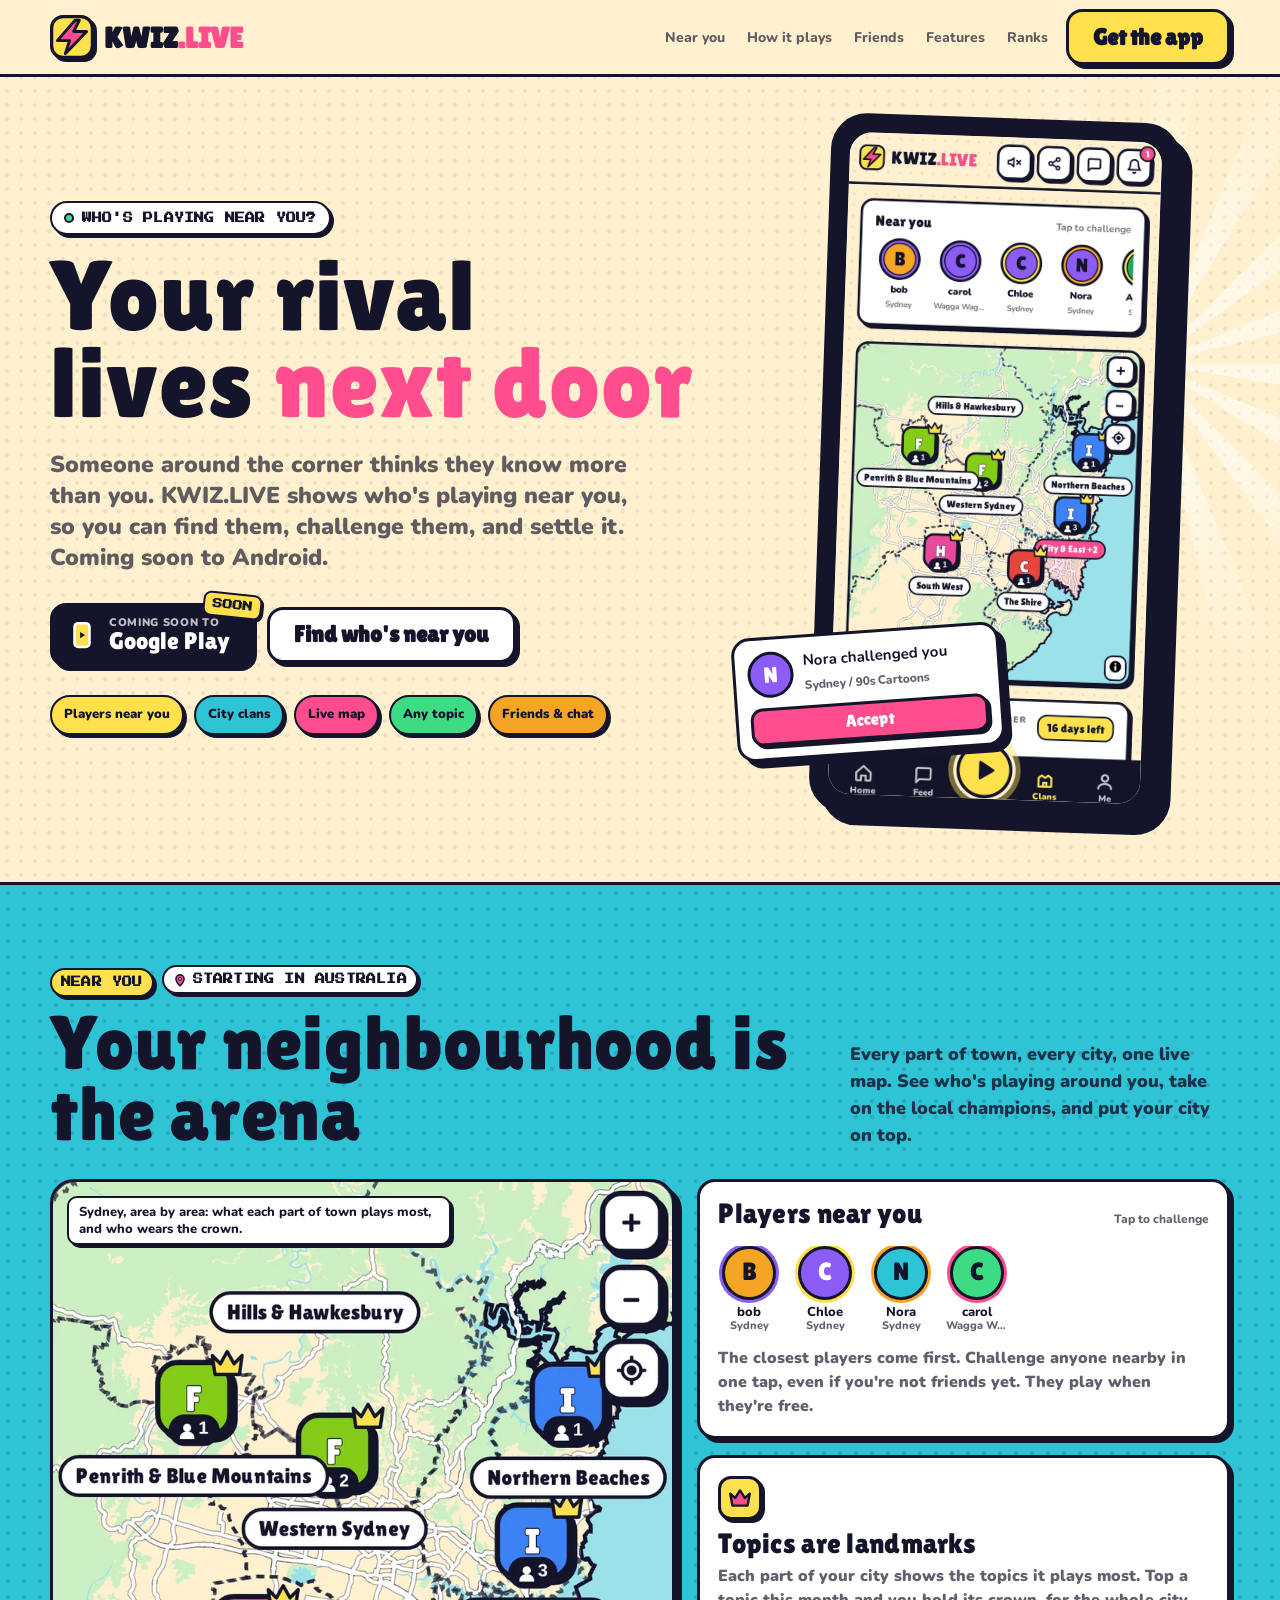
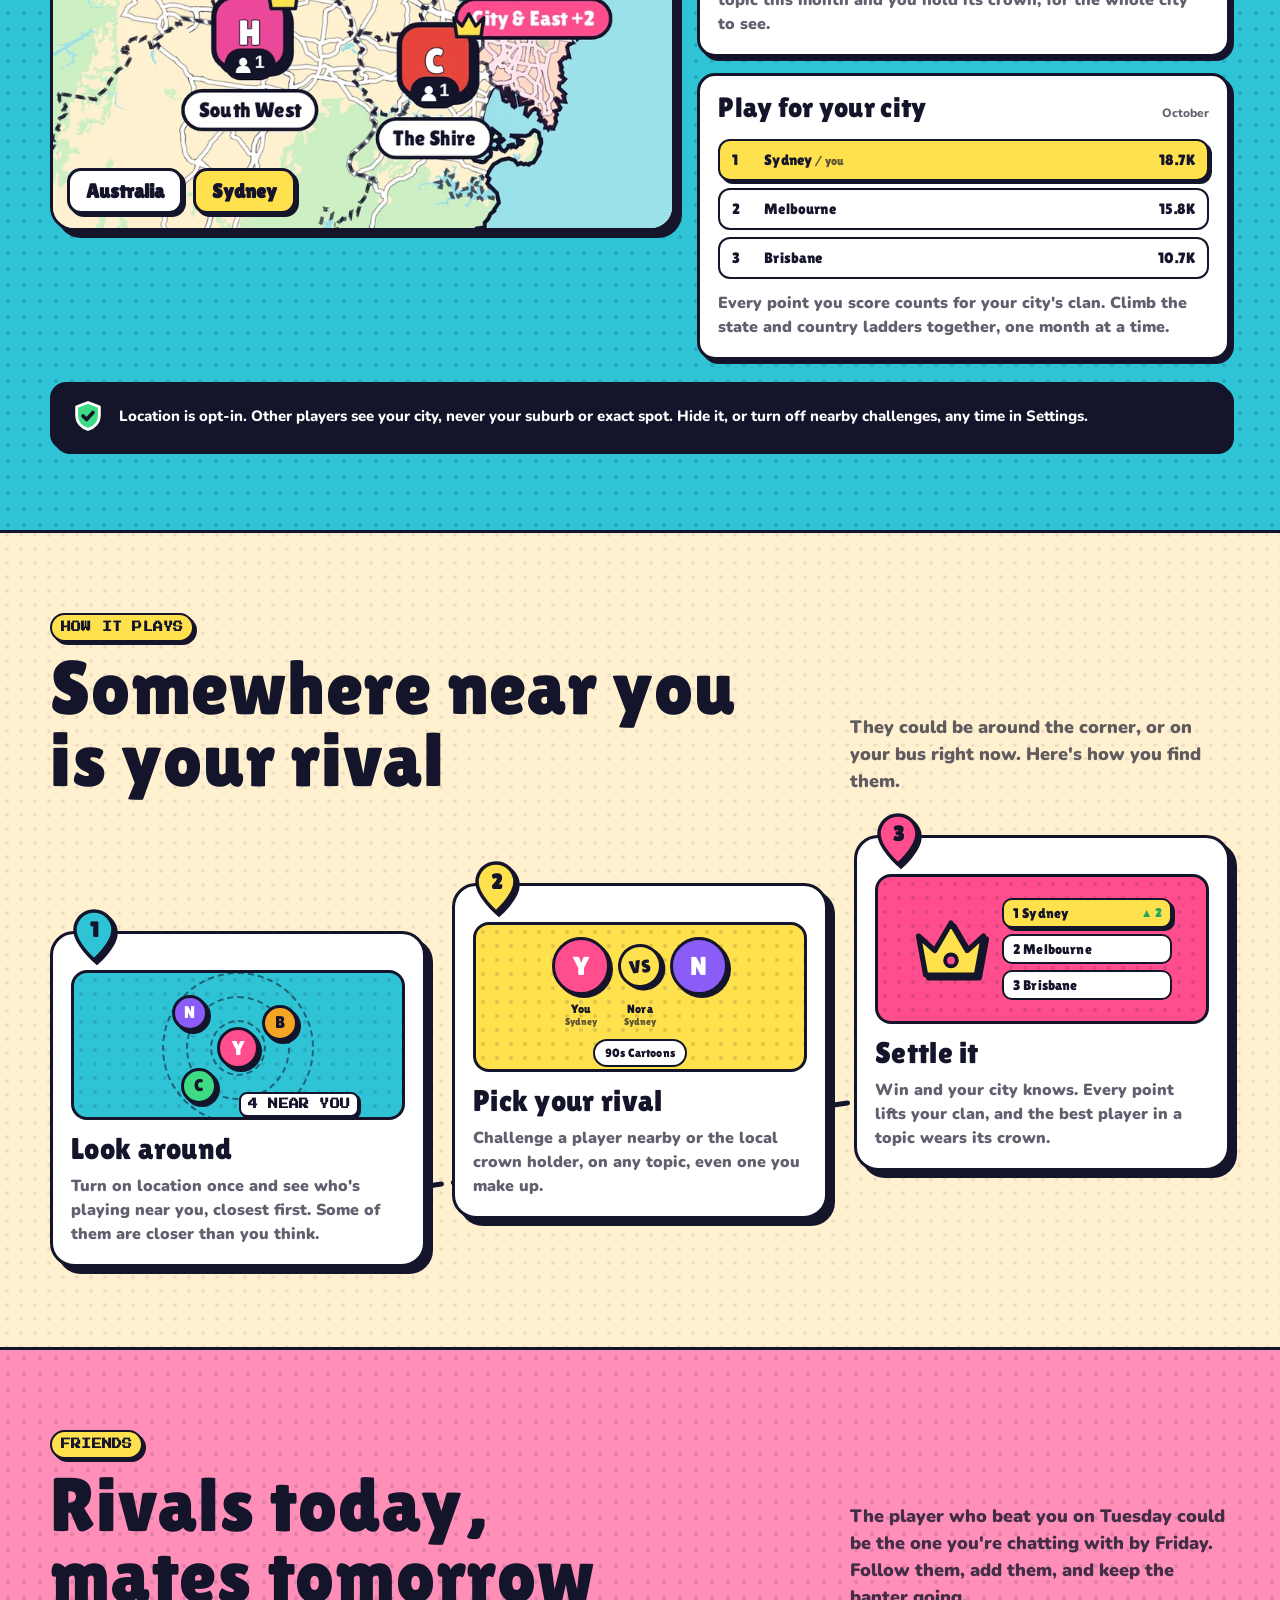
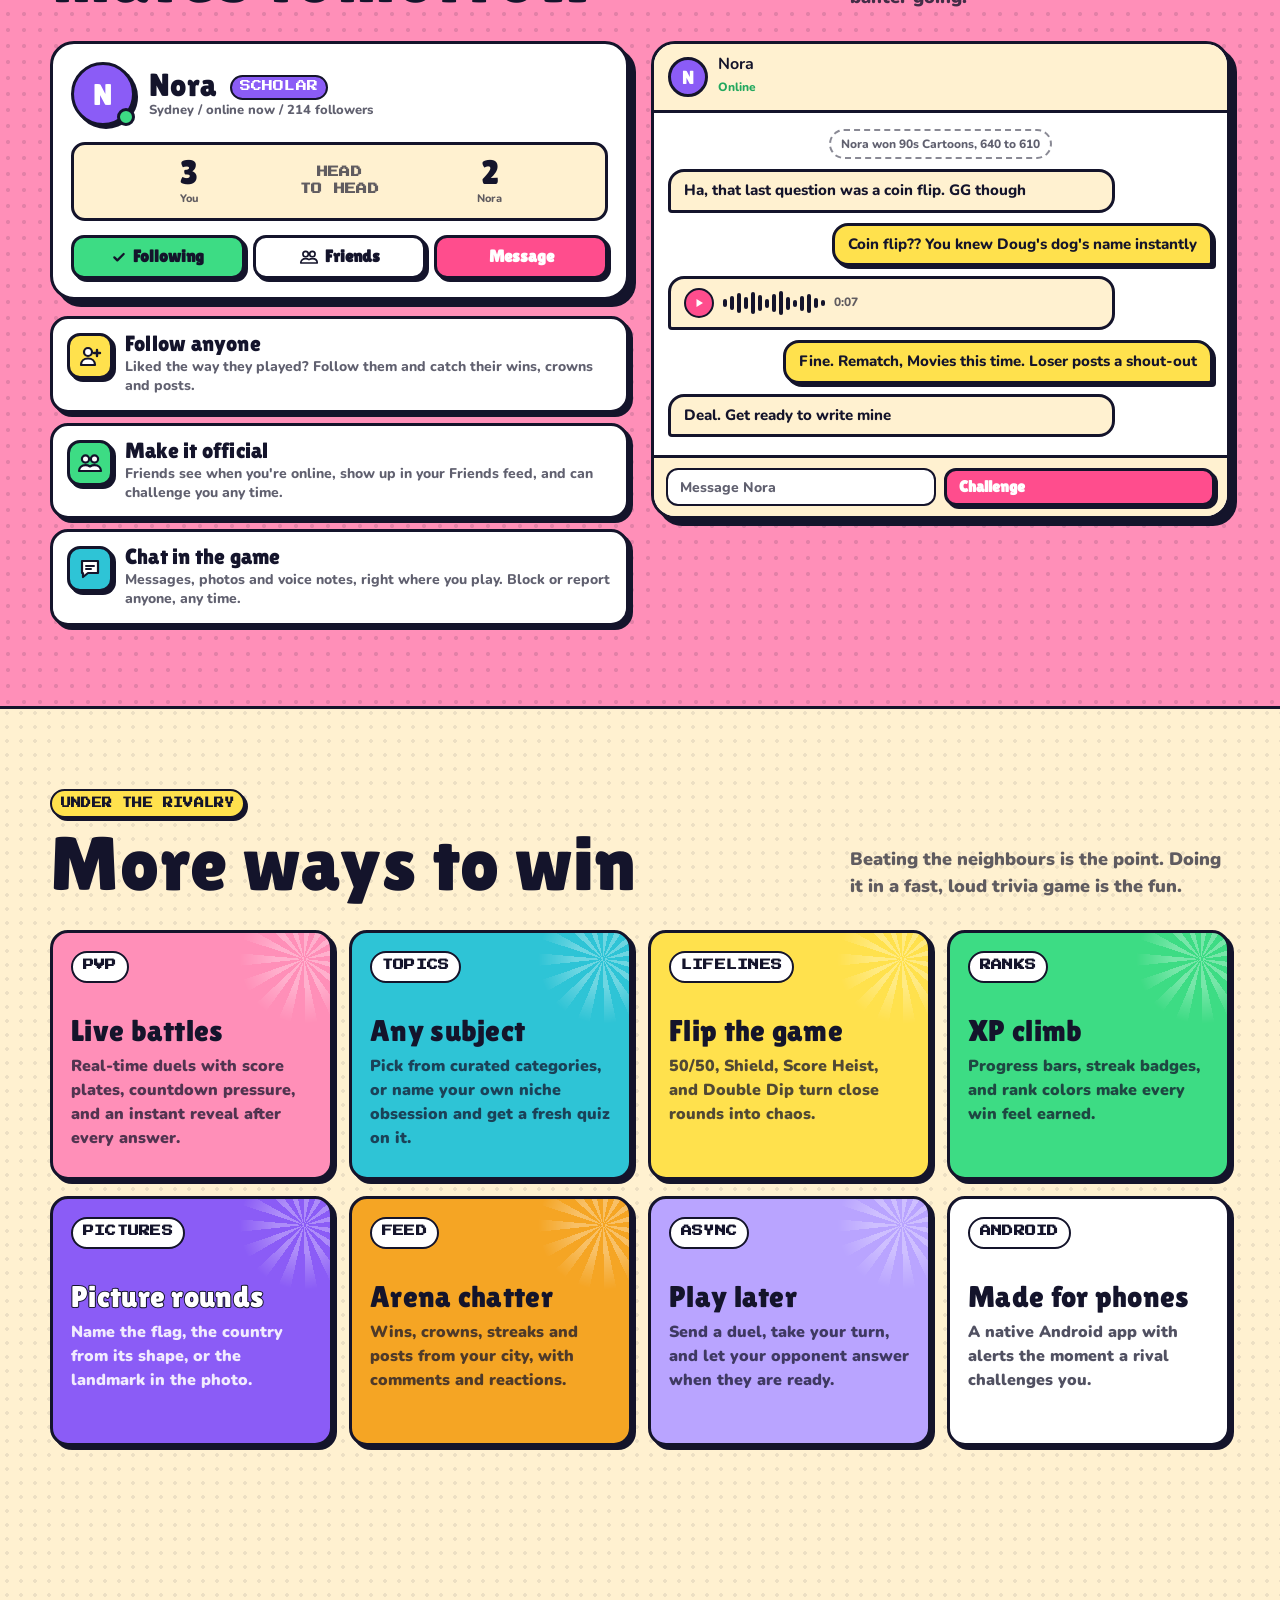
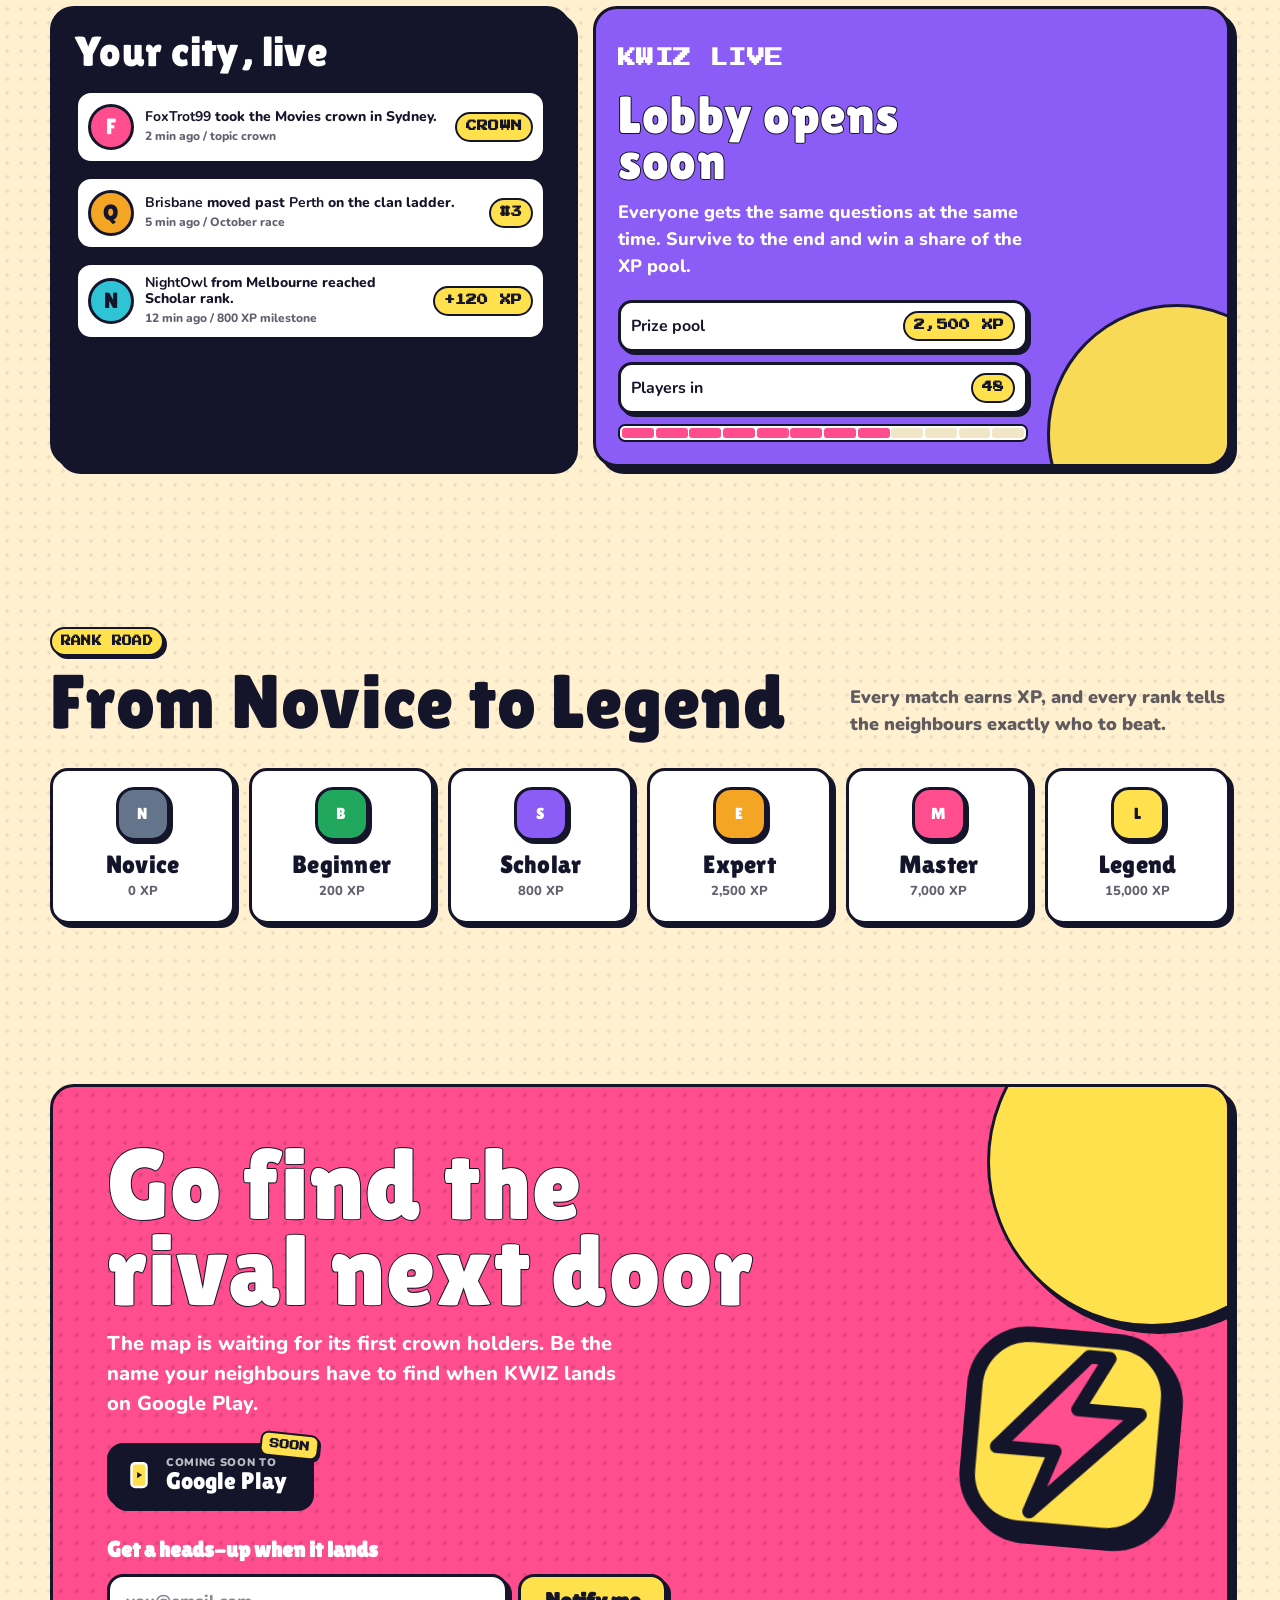
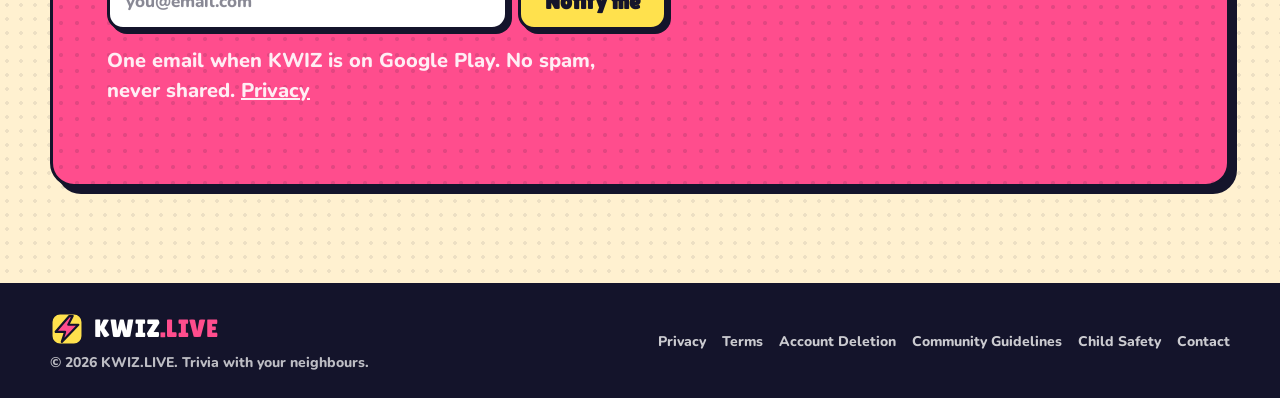
<file: index.html>
<!DOCTYPE html>
<html lang="en">
<head>
  <meta charset="UTF-8">
  <meta name="viewport" content="width=device-width, initial-scale=1.0">
  <title>KWIZ.LIVE - Your trivia rival lives next door</title>
  <meta name="description" content="Someone near you thinks they know more than you. KWIZ.LIVE shows who's playing in your neighbourhood, so you can challenge them in one tap and win topics for your city. Coming soon to Android.">
  <meta name="theme-color" content="#FFF1D0">
  <meta property="og:site_name" content="KWIZ.LIVE">
  <meta property="og:title" content="KWIZ.LIVE - Your trivia rival lives next door">
  <meta property="og:description" content="Someone near you is playing. Find them, challenge them, settle it. Coming soon to Google Play.">
  <meta property="og:image" content="https://kwiz.live/og-image.png">
  <meta property="og:image:width" content="1200">
  <meta property="og:image:height" content="630">
  <meta property="og:image:alt" content="KWIZ.LIVE: Your rival lives next door, beside the logo and a game map of Sydney with topic landmarks.">
  <meta property="og:url" content="https://kwiz.live/">
  <meta property="og:type" content="website">
  <meta name="twitter:card" content="summary_large_image">
  <meta name="twitter:title" content="KWIZ.LIVE - Your trivia rival lives next door">
  <meta name="twitter:description" content="Someone near you is playing. Find them, challenge them, settle it. Coming soon to Google Play.">
  <meta name="twitter:image" content="https://kwiz.live/og-image.png">
  <link rel="canonical" href="https://kwiz.live/">
  <link rel="icon" href="/kwiz-logo.svg" type="image/svg+xml">
  <link rel="icon" href="/favicon.png" type="image/png" sizes="192x192">
  <link rel="apple-touch-icon" href="/apple-touch-icon.png">
  <link rel="preload" href="/fonts/lilita-one-latin.woff2" as="font" type="font/woff2" crossorigin>
  <link rel="preload" href="/fonts/nunito-var-latin.woff2" as="font" type="font/woff2" crossorigin>
  <link rel="stylesheet" href="/fonts.css">
  <script defer src="/analytics.js"></script>
  <script>document.documentElement.classList.add('js');</script>
  <script type="application/ld+json">
  {
    "@context": "https://schema.org",
    "@type": "MobileApplication",
    "name": "KWIZ.LIVE",
    "url": "https://kwiz.live/",
    "image": "https://kwiz.live/og-image.png",
    "applicationCategory": "GameApplication",
    "genre": "Trivia",
    "operatingSystem": "Android",
    "description": "Multiplayer trivia for your neighbourhood: see who plays near you, challenge them in one tap, and win topics for your city on a live map.",
    "offers": { "@type": "Offer", "price": "0", "priceCurrency": "USD" }
  }
  </script>

  <style>
    *, *::before, *::after { box-sizing: border-box; }
    * { margin: 0; }

    :root {
      --ink: #14142B;
      --cream: #FFF1D0;
      --cream-2: #FFF8E8;
      --pink: #FF4D8D;
      --pink-soft: #FF8FB8;
      --teal: #2EC4D6;
      --yellow: #FFE14D;
      --green: #3DDC84;
      --green-dark: #22A85E;
      --red: #E8453C;
      --purple: #8B5CF6;
      --orange: #F5A524;
      --blue: #3D7BF5;
      --muted: rgba(20, 20, 43, 0.68);
      --shadow-sm: 3px 3px 0 var(--ink);
      --shadow: 4px 4px 0 var(--ink);
      --shadow-lg: 7px 7px 0 var(--ink);
      --max: 1180px;
    }

    html { scroll-behavior: smooth; }

    body {
      min-height: 100vh;
      overflow-x: hidden;
      background-color: var(--cream);
      background-image: radial-gradient(rgba(20, 20, 43, 0.08) 1.6px, transparent 1.8px);
      background-size: 14px 14px;
      color: var(--ink);
      font-family: "Nunito", system-ui, sans-serif;
      font-weight: 800;
      line-height: 1.5;
      -webkit-font-smoothing: antialiased;
      text-rendering: optimizeLegibility;
    }

    img, svg { display: block; max-width: 100%; }
    a { color: inherit; text-decoration: none; }
    button, input { font: inherit; }

    .display {
      font-family: "Lilita One", "Nunito", sans-serif;
      font-weight: 400;
      letter-spacing: 0.01em;
    }

    .pixel {
      font-family: "Press Start 2P", "Lilita One", monospace;
      font-size: 10px;
      line-height: 1.5;
      text-transform: uppercase;
      letter-spacing: 0.02em;
    }

    .stroke {
      color: #fff;
      -webkit-text-stroke: 2px var(--ink);
      paint-order: stroke fill;
    }

    .field {
      background-color: var(--field, var(--cream));
      background-image: radial-gradient(rgba(20, 20, 43, var(--dot-alpha, 0.08)) 1.6px, transparent 1.8px);
      background-size: 14px 14px;
    }

    .bold-field {
      --dot-alpha: 0.12;
      background-image: radial-gradient(rgba(20, 20, 43, var(--dot-alpha)) 2px, transparent 2.2px);
      background-size: 16px 16px;
    }

    .sticker {
      border: 3px solid var(--ink);
      border-radius: 18px;
      box-shadow: var(--shadow);
      background: #fff;
    }

    .sticker-lg {
      border: 3px solid var(--ink);
      border-radius: 24px;
      box-shadow: var(--shadow-lg);
      background: #fff;
    }

    .press {
      transition: translate 80ms ease-out, box-shadow 80ms ease-out, transform 180ms ease;
    }

    .press:hover { transform: translateY(-2px); }
    .press:active { translate: 2px 2px; box-shadow: 1px 1px 0 var(--ink); }

    .btn {
      min-height: 56px;
      display: inline-flex;
      align-items: center;
      justify-content: center;
      gap: 10px;
      padding: 0 24px;
      border: 3px solid var(--ink);
      border-radius: 16px;
      box-shadow: var(--shadow);
      background: var(--yellow);
      color: var(--ink);
      font-family: "Lilita One", "Nunito", sans-serif;
      font-size: 23px;
      line-height: 1;
      white-space: nowrap;
    }

    .btn.secondary { background: #fff; }
    .btn.pink { background: var(--pink); color: #fff; }

    /* Store badge. Until the Play listing is live it's a plain sticker, not a link.
       At launch: make it an <a href> to the Play listing and drop the "soon" tag. */
    .store-cta {
      min-height: 64px;
      display: inline-flex;
      align-items: center;
      gap: 12px;
      padding: 8px 20px 8px 14px;
      border: 3px solid var(--ink);
      border-radius: 16px;
      box-shadow: var(--shadow);
      background: var(--ink);
      color: #fff;
      position: relative;
      white-space: nowrap;
    }
    .store-cta svg { flex: 0 0 auto; }
    .store-cta small {
      display: block;
      font-size: 11px;
      font-weight: 900;
      letter-spacing: 0.06em;
      text-transform: uppercase;
      color: rgba(255, 255, 255, 0.72);
      line-height: 1.1;
    }
    .store-cta strong {
      display: block;
      font-family: "Lilita One", "Nunito", sans-serif;
      font-weight: 400;
      font-size: 24px;
      line-height: 1;
    }
    .store-cta .soon {
      position: absolute;
      top: -13px;
      right: -12px;
      padding: 3px 7px;
      border: 2px solid var(--ink);
      border-radius: 8px;
      background: var(--yellow);
      color: var(--ink);
      box-shadow: 2px 2px 0 var(--ink);
      transform: rotate(6deg);
    }

    @keyframes bob { 0%, 100% { translate: 0 0; } 50% { translate: 0 -6px; } }
    @keyframes breathe { 0%, 100% { scale: 1; } 50% { scale: 1.035; } }
    @keyframes wiggle { 0%, 80%, 100% { rotate: 0deg; } 84% { rotate: -7deg; } 88% { rotate: 7deg; } 92% { rotate: -4deg; } 96% { rotate: 3deg; } }
    @keyframes spin { to { rotate: 360deg; } }
    @keyframes blink { 0%, 60% { opacity: 1; } 61%, 100% { opacity: 0.28; } }
    @keyframes cellOn { from { opacity: 0; scale: 0.4; } to { opacity: 1; scale: 1; } }
    .bob { animation: bob 3s ease-in-out infinite; }
    .breathe { animation: breathe 1.4s ease-in-out infinite; }
    .wiggle { animation: wiggle 3s infinite; }
    .spin { animation: spin 34s linear infinite; }
    .blink { animation: blink 1.1s steps(1) infinite; }

    /* Hidden until scrolled into view, only when JS runs (the html.js class is set in <head>) */
    .js .reveal {
      opacity: 0;
      transform: translateY(24px);
      transition: opacity 0.55s ease, transform 0.55s ease;
    }
    .js .reveal.in-view {
      opacity: 1;
      transform: translateY(0);
    }

    .nav {
      position: fixed;
      inset: 0 0 auto;
      z-index: 50;
      border-bottom: 3px solid var(--ink);
      background: rgba(255, 241, 208, 0.92);
      backdrop-filter: blur(12px);
      -webkit-backdrop-filter: blur(12px);
      transition: box-shadow 180ms ease;
    }
    .nav.scrolled { box-shadow: 0 5px 0 rgba(20, 20, 43, 0.12); }

    .nav-inner {
      width: min(var(--max), calc(100% - 32px));
      height: 74px;
      margin: 0 auto;
      display: flex;
      align-items: center;
      gap: 18px;
    }

    .brand {
      display: inline-flex;
      align-items: center;
      gap: 10px;
      margin-right: auto;
      min-width: 0;
    }

    /* The kwiz-logo.svg tile, inlined */
    .brand-mark {
      width: 44px;
      height: 44px;
      flex: 0 0 auto;
      filter: drop-shadow(3px 3px 0 var(--ink));
    }

    .brand-word {
      font-family: "Lilita One", "Nunito", sans-serif;
      font-size: 29px;
      line-height: 1;
      white-space: nowrap;
    }

    .brand-word span { color: var(--pink); }
    .nav-links { display: flex; align-items: center; gap: 22px; color: var(--muted); font-size: 14px; }
    .nav-links a:hover { color: var(--ink); }

    .hero {
      padding: 118px 0 64px;
      display: flex;
      align-items: center;
      position: relative;
      overflow: hidden;
    }

    .hero::before {
      content: "";
      position: absolute;
      width: min(620px, 80vw);
      aspect-ratio: 1;
      right: -180px;
      top: 54px;
      border-radius: 999px;
      background: repeating-conic-gradient(from 0deg, rgba(255, 255, 255, 0.58) 0deg 9deg, transparent 9deg 22.5deg);
      -webkit-mask-image: radial-gradient(circle, #000 28%, transparent 70%);
      mask-image: radial-gradient(circle, #000 28%, transparent 70%);
      opacity: 0.8;
      animation: spin 52s linear infinite;
      pointer-events: none;
    }

    .hero-inner {
      width: min(var(--max), calc(100% - 32px));
      margin: 0 auto;
      display: grid;
      grid-template-columns: minmax(0, 1fr) minmax(360px, 470px);
      gap: clamp(28px, 5vw, 70px);
      align-items: center;
      position: relative;
      z-index: 1;
    }

    .eyebrow {
      display: inline-flex;
      align-items: center;
      gap: 8px;
      min-height: 34px;
      padding: 0 12px;
      border: 2px solid var(--ink);
      border-radius: 999px;
      box-shadow: var(--shadow-sm);
      background: #fff;
      color: var(--ink);
      margin-bottom: 18px;
    }

    .eyebrow-dot {
      width: 10px;
      height: 10px;
      border: 2px solid var(--ink);
      border-radius: 999px;
      background: var(--green);
    }

    h1 {
      max-width: 780px;
      font-size: clamp(58px, 7.7vw, 112px);
      line-height: 0.88;
      color: var(--ink);
    }

    .hero .pink-word { color: var(--pink); }
    .hero-copy {
      max-width: 600px;
      margin: 22px 0 0;
      color: var(--muted);
      font-size: clamp(18px, 2vw, 23px);
      font-weight: 900;
      line-height: 1.35;
    }

    .hero-actions {
      display: flex;
      align-items: center;
      flex-wrap: wrap;
      gap: 14px;
      margin-top: 30px;
    }


    .stat-row {
      display: flex;
      flex-wrap: wrap;
      gap: 10px;
      margin-top: 28px;
      max-width: 680px;
    }

    .stat-pill {
      min-height: 40px;
      display: inline-flex;
      align-items: center;
      gap: 8px;
      padding: 0 12px;
      border: 2px solid var(--ink);
      border-radius: 999px;
      background: #fff;
      box-shadow: var(--shadow-sm);
      color: var(--ink);
      font-size: 13px;
      font-weight: 900;
    }
    .stat-pill:nth-child(5n+1) { background: var(--yellow); }
    .stat-pill:nth-child(5n+2) { background: var(--teal); }
    .stat-pill:nth-child(5n+3) { background: var(--pink); }
    .stat-pill:nth-child(5n+4) { background: var(--green); }
    .stat-pill:nth-child(5n+5) { background: var(--orange); }

    .phone-wrap {
      position: relative;
      justify-self: center;
      width: min(100%, 350px);
      aspect-ratio: 0.5;
    }

    .phone-rays {
      position: absolute;
      inset: 9% -14% auto auto;
      width: 340px;
      aspect-ratio: 1;
      border-radius: 50%;
      background: repeating-conic-gradient(from 0deg, rgba(255,255,255,0.42) 0deg 9deg, transparent 9deg 22deg);
      -webkit-mask-image: radial-gradient(circle, #000 30%, transparent 70%);
      mask-image: radial-gradient(circle, #000 30%, transparent 70%);
      z-index: 0;
    }

    .phone {
      position: absolute;
      inset: 0;
      z-index: 1;
      border: 4px solid var(--ink);
      border-radius: 36px;
      background: var(--ink);
      padding: 12px;
      transform: rotate(2deg);
    }

    .phone::before {
      content: "";
      position: absolute;
      inset: -4px;
      z-index: -1;
      border-radius: inherit;
      background: var(--ink);
      transform: translate(12px, 12px);
    }

    .screen {
      height: 100%;
      overflow: hidden;
      border: 3px solid var(--ink);
      border-radius: 25px;
      background: var(--cream);
      position: relative;
      isolation: isolate;
    }

    .screen img {
      width: 100%;
      height: 100%;
      object-fit: cover;
      object-position: top;
    }

    /* A nearby challenge, floating beside the phone */
    .float-invite {
      position: absolute;
      z-index: 2;
      left: -86px;
      bottom: 64px;
      width: 268px;
      padding: 12px;
      border: 3px solid var(--ink);
      border-radius: 18px;
      box-shadow: var(--shadow-lg);
      background: #fff;
      transform: rotate(-4deg);
      display: grid;
      grid-template-columns: 46px 1fr;
      gap: 4px 10px;
      align-items: center;
    }
    .float-invite .avatar { grid-row: span 2; }
    .float-invite b { font-size: 15px; line-height: 1.1; }
    .float-invite span { color: var(--muted); font-size: 12px; line-height: 1.2; }
    .float-invite .go {
      grid-column: 1 / -1;
      margin-top: 6px;
      height: 38px;
      border: 3px solid var(--ink);
      border-radius: 12px;
      box-shadow: var(--shadow-sm);
      background: var(--pink);
      color: #fff;
      display: grid;
      place-items: center;
      font-size: 17px;
    }

    section {
      position: relative;
      padding: 80px 0;
    }

    .section-inner {
      width: min(var(--max), calc(100% - 32px));
      margin: 0 auto;
    }

    .section-head {
      display: grid;
      grid-template-columns: minmax(0, 1fr) minmax(220px, 380px);
      gap: 24px;
      align-items: end;
      margin-bottom: 30px;
    }

    .section-kicker {
      display: inline-flex;
      width: fit-content;
      margin-bottom: 10px;
      padding: 5px 9px;
      border: 2px solid var(--ink);
      border-radius: 999px;
      background: var(--yellow);
      box-shadow: var(--shadow-sm);
    }

    .section-title {
      font-size: clamp(38px, 6vw, 76px);
      line-height: 0.94;
    }

    .section-copy {
      color: var(--muted);
      font-size: 18px;
      font-weight: 900;
    }

    /* ---------- Near you: the neighbourhood section ---------- */
    .local {
      border-block: 3px solid var(--ink);
      background-color: var(--teal);
      background-image: radial-gradient(rgba(20, 20, 43, 0.14) 2px, transparent 2.2px);
      background-size: 16px 16px;
    }
    .local .section-copy { color: rgba(20, 20, 43, 0.82); }
    .local-grid {
      display: grid;
      grid-template-columns: minmax(0, 1.08fr) minmax(0, 0.92fr);
      gap: 22px;
      align-items: start;
    }
    .map-card {
      position: relative;
      overflow: hidden;
      padding: 0;
      transform: rotate(-1deg);
    }
    .map-card img { width: 100%; height: auto; aspect-ratio: 820 / 855; }
    .map-toggle {
      position: absolute;
      left: 14px;
      bottom: 14px;
      display: flex;
      gap: 10px;
    }
    .map-toggle button {
      min-height: 46px;
      padding: 0 16px;
      border: 3px solid var(--ink);
      border-radius: 14px;
      box-shadow: var(--shadow-sm);
      background: #fff;
      color: var(--ink);
      font-family: "Lilita One", "Nunito", sans-serif;
      font-size: 20px;
      cursor: pointer;
    }
    .map-toggle button[aria-pressed="true"] { background: var(--yellow); }
    .map-caption {
      position: absolute;
      top: 14px;
      left: 14px;
      max-width: 62%;
      padding: 6px 10px;
      border: 2px solid var(--ink);
      border-radius: 10px;
      background: #fff;
      box-shadow: var(--shadow-sm);
      font-size: 13px;
      line-height: 1.25;
    }
    .local-cards { display: grid; gap: 16px; }
    .local-card { padding: 18px; }
    .local-card h3 { font-size: 28px; line-height: 0.98; margin-bottom: 6px; }
    .local-card p { color: var(--muted); font-weight: 900; }
    .local-card .row-head {
      display: flex;
      align-items: baseline;
      justify-content: space-between;
      margin-bottom: 12px;
    }
    .local-card .row-head small { color: var(--muted); font-size: 12px; }
    .near-row {
      display: flex;
      gap: 14px;
      margin-bottom: 14px;
      overflow: hidden;
    }
    .near-row figure {
      width: 62px;
      flex: 0 0 auto;
      margin: 0;
      text-align: center;
      line-height: 1.15;
    }
    .near-row .avatar { width: 54px; height: 54px; margin: 0 auto 5px; font-size: 25px; box-shadow: 0 0 0 3px var(--ring, var(--yellow)); }
    .near-row figcaption { font-size: 13px; }
    .near-row figcaption small { display: block; color: var(--muted); font-size: 11px; font-weight: 800; white-space: nowrap; overflow: hidden; text-overflow: ellipsis; }
    .ladder { display: grid; gap: 7px; margin-bottom: 12px; padding: 0; }
    .ladder li {
      display: grid;
      grid-template-columns: 24px 1fr auto;
      align-items: center;
      gap: 8px;
      min-height: 42px;
      padding: 0 12px;
      border: 2px solid var(--ink);
      border-radius: 12px;
      background: #fff;
      font-size: 15px;
      list-style: none;
    }
    .ladder li.you { background: var(--yellow); box-shadow: var(--shadow-sm); }
    .ladder li em { font-style: normal; color: var(--muted); font-size: 12px; }
    .crown-chip {
      display: inline-grid;
      place-items: center;
      width: 44px;
      height: 44px;
      margin-bottom: 10px;
      border: 3px solid var(--ink);
      border-radius: 13px;
      box-shadow: var(--shadow-sm);
      background: var(--yellow);
    }
    .privacy-strip {
      display: flex;
      align-items: center;
      gap: 14px;
      margin-top: 22px;
      padding: 14px 18px;
      border: 3px solid var(--ink);
      border-radius: 16px;
      background: var(--ink);
      color: #fff;
      box-shadow: var(--shadow);
      font-size: 15px;
      line-height: 1.35;
    }
    .privacy-strip svg { flex: 0 0 auto; }
    .au-pill {
      display: inline-flex;
      align-items: center;
      gap: 6px;
      margin: 0 0 10px 8px;
      padding: 5px 9px;
      border: 2px solid var(--ink);
      border-radius: 999px;
      background: #fff;
      box-shadow: var(--shadow-sm);
    }

    /* ---------- Friends: rivals become mates ---------- */
    .friends {
      border-block: 3px solid var(--ink);
      background-color: var(--pink-soft);
      background-image: radial-gradient(rgba(20, 20, 43, 0.12) 2px, transparent 2.2px);
      background-size: 16px 16px;
    }
    .friends .section-copy { color: rgba(20, 20, 43, 0.8); }
    .friends-grid {
      display: grid;
      grid-template-columns: minmax(0, 1fr) minmax(0, 1fr);
      gap: 22px;
      align-items: start;
    }
    .friend-col { display: grid; gap: 16px; }
    .profile-card { padding: 18px; transform: rotate(-1deg); }
    .profile-top { display: flex; align-items: center; gap: 14px; }
    .profile-top .avatar { width: 64px; height: 64px; font-size: 30px; box-shadow: var(--shadow-sm); position: relative; }
    .profile-top .avatar::after {
      content: "";
      position: absolute;
      right: -3px;
      bottom: -3px;
      width: 18px;
      height: 18px;
      border: 3px solid var(--ink);
      border-radius: 999px;
      background: var(--green);
    }
    .profile-top h3 { font-size: 32px; line-height: 1; }
    .profile-top p { color: var(--muted); font-size: 13px; }
    .rank-chip {
      display: inline-block;
      margin-left: 6px;
      padding: 2px 8px;
      border: 2px solid var(--ink);
      border-radius: 999px;
      background: var(--purple);
      color: #fff;
      font-size: 11px;
      vertical-align: middle;
    }
    .h2h {
      margin: 16px 0 14px;
      display: grid;
      grid-template-columns: 1fr auto 1fr;
      align-items: center;
      gap: 10px;
      padding: 10px 14px;
      border: 3px solid var(--ink);
      border-radius: 14px;
      background: var(--cream);
      text-align: center;
    }
    .h2h strong { font-family: "Lilita One", "Nunito", sans-serif; font-weight: 400; font-size: 34px; line-height: 1; }
    .h2h small { display: block; color: var(--muted); font-size: 11px; }
    .h2h .mid { font-size: 11px; color: var(--muted); }
    .profile-actions { display: grid; grid-template-columns: 1fr 1fr 1fr; gap: 8px; }
    .pa {
      height: 44px;
      border: 3px solid var(--ink);
      border-radius: 13px;
      box-shadow: var(--shadow-sm);
      background: #fff;
      display: flex;
      align-items: center;
      justify-content: center;
      gap: 6px;
      font-family: "Lilita One", "Nunito", sans-serif;
      font-size: 17px;
    }
    .pa.on { background: var(--green); }
    .pa.hot { background: var(--pink); color: #fff; }
    .friend-points { display: grid; gap: 10px; }
    .fp {
      display: grid;
      grid-template-columns: 46px 1fr;
      gap: 12px;
      align-items: start;
      padding: 14px;
    }
    .fp .ico {
      width: 46px;
      height: 46px;
      border: 3px solid var(--ink);
      border-radius: 13px;
      box-shadow: var(--shadow-sm);
      background: var(--tile);
      display: grid;
      place-items: center;
    }
    .fp h3 { font-size: 22px; line-height: 1; margin-bottom: 3px; }
    .fp p { color: var(--muted); font-size: 14px; line-height: 1.35; }

    .chat {
      padding: 0;
      overflow: hidden;
      transform: rotate(1.2deg);
    }
    .chat-top {
      display: flex;
      align-items: center;
      gap: 10px;
      padding: 12px 14px;
      border-bottom: 3px solid var(--ink);
      background: var(--cream);
    }
    .chat-top .avatar { width: 40px; height: 40px; font-size: 19px; }
    .chat-top b { display: block; font-size: 16px; line-height: 1.1; }
    .chat-top small { color: var(--green-dark); font-size: 12px; }
    .chat-body { display: grid; gap: 10px; padding: 16px 14px 18px; background: #fff; }
    .msg {
      max-width: 82%;
      padding: 9px 13px;
      border: 3px solid var(--ink);
      border-radius: 16px;
      font-size: 15px;
      line-height: 1.3;
    }
    .msg.them { background: var(--cream); border-bottom-left-radius: 4px; }
    .msg.me { justify-self: end; background: var(--yellow); border-bottom-right-radius: 4px; box-shadow: var(--shadow-sm); }
    .msg-system {
      justify-self: center;
      padding: 4px 10px;
      border: 2px dashed rgba(20, 20, 43, 0.5);
      border-radius: 999px;
      color: var(--muted);
      font-size: 12px;
    }
    .voice { display: flex; align-items: center; gap: 9px; }
    .voice .play {
      width: 30px;
      height: 30px;
      border: 2px solid var(--ink);
      border-radius: 999px;
      background: var(--pink);
      display: grid;
      place-items: center;
      flex: 0 0 auto;
    }
    .wave { display: flex; align-items: center; gap: 3px; height: 24px; }
    .wave i { display: block; width: 4px; border-radius: 2px; background: var(--ink); }
    .voice small { font-size: 12px; color: var(--muted); }
    .chat-input {
      display: flex;
      align-items: center;
      gap: 8px;
      padding: 10px 12px;
      border-top: 3px solid var(--ink);
      background: var(--cream);
    }
    .chat-input span {
      flex: 1;
      height: 38px;
      padding: 0 12px;
      border: 2px solid var(--ink);
      border-radius: 12px;
      background: #fff;
      color: var(--muted);
      display: flex;
      align-items: center;
      font-size: 14px;
    }
    .chat-input .rematch {
      height: 38px;
      padding: 0 12px;
      border: 3px solid var(--ink);
      border-radius: 12px;
      box-shadow: var(--shadow-sm);
      background: var(--pink);
      color: #fff;
      display: flex;
      align-items: center;
      font-family: "Lilita One", "Nunito", sans-serif;
      font-size: 16px;
    }

    /* How it plays: three stops climbing a dashed road, street → city → crown */
    .route {
      position: relative;
      display: grid;
      grid-template-columns: repeat(3, 1fr);
      gap: 26px;
      align-items: end;
      padding-top: 10px;
    }
    .route-road {
      position: absolute;
      inset: 0;
      width: 100%;
      height: 100%;
      z-index: 0;
      pointer-events: none;
    }
    .step {
      position: relative;
      z-index: 1;
      padding: 18px;
      display: flex;
      flex-direction: column;
      gap: 10px;
      background: #fff;
    }
    .route { margin-top: 126px; }
    .step.s2 { translate: 0 -48px; }
    .step.s3 { translate: 0 -96px; }
    .step-pin {
      position: absolute;
      top: -26px;
      left: 18px;
      width: 46px;
      height: 54px;
      filter: drop-shadow(3px 3px 0 var(--ink));
    }
    .step-scene {
      height: 150px;
      margin: 18px 0 4px;
      border: 3px solid var(--ink);
      border-radius: 16px;
      background-color: var(--tile);
      background-image: radial-gradient(rgba(20, 20, 43, 0.13) 2px, transparent 2.2px);
      background-size: 14px 14px;
      display: grid;
      place-items: center;
      padding: 12px;
      overflow: hidden;
    }
    .step h3 {
      font-size: 30px;
      line-height: 0.98;
    }
    .step p { color: var(--muted); font-weight: 900; }

    /* Scene 1: a radar of who's around you */
    .radar { position: relative; width: 150px; height: 126px; }
    .radar .ring {
      position: absolute;
      left: 50%;
      top: 50%;
      border: 2px dashed rgba(20, 20, 43, 0.55);
      border-radius: 999px;
      translate: -50% -50%;
    }
    .radar .r1 { width: 56px; height: 56px; }
    .radar .r2 { width: 104px; height: 104px; }
    .radar .r3 { width: 152px; height: 152px; animation: pulse 2.4s ease-out infinite; }
    @keyframes pulse { from { opacity: 0.9; scale: 0.7; } to { opacity: 0; scale: 1.08; } }
    .radar .avatar { position: absolute; width: 36px; height: 36px; font-size: 17px; translate: -50% -50%; box-shadow: var(--shadow-sm); }
    .radar .me { left: 50%; top: 50%; width: 42px; height: 42px; font-size: 20px; }
    .radar .dot { left: var(--x); top: var(--y); }
    .radar-label {
      position: absolute;
      right: -46px;
      bottom: -6px;
      padding: 3px 7px;
      border: 2px solid var(--ink);
      border-radius: 8px;
      background: #fff;
      box-shadow: 2px 2px 0 var(--ink);
      white-space: nowrap;
    }

    /* Scene 2: a challenge */
    .vs {
      display: grid;
      grid-template-columns: auto auto auto;
      align-items: center;
      gap: 8px;
      justify-items: center;
    }
    .vs .avatar { width: 58px; height: 58px; font-size: 26px; box-shadow: var(--shadow-sm); }
    .vs .vs-badge {
      width: 44px;
      height: 44px;
      border: 3px solid var(--ink);
      border-radius: 999px;
      background: var(--yellow);
      box-shadow: var(--shadow-sm);
      display: grid;
      place-items: center;
      font-size: 18px;
      transform: rotate(-8deg);
    }
    .vs .who { grid-row: 2; font-size: 12px; text-align: center; line-height: 1.1; }
    .vs .who small { display: block; color: var(--muted); font-size: 10px; }
    .vs .topic {
      grid-column: 1 / -1;
      margin-top: 4px;
      padding: 3px 10px;
      border: 2px solid var(--ink);
      border-radius: 999px;
      background: #fff;
      font-size: 12px;
    }

    /* Scene 3: crown + the climb */
    .crown-scene { display: grid; grid-template-columns: auto 1fr; gap: 12px; align-items: center; width: 100%; max-width: 260px; }
    .crown-scene .big-crown { filter: drop-shadow(3px 3px 0 var(--ink)); }
    .climb { display: grid; gap: 6px; }
    .climb span {
      display: flex;
      align-items: center;
      justify-content: space-between;
      height: 30px;
      padding: 0 9px;
      border: 2px solid var(--ink);
      border-radius: 10px;
      background: #fff;
      font-size: 14px;
    }
    .climb span.up { background: var(--yellow); box-shadow: var(--shadow-sm); }
    .climb b { color: var(--green-dark); font-size: 12px; }

    .features {
      display: grid;
      grid-template-columns: repeat(4, 1fr);
      gap: 16px;
    }

    .feature {
      min-height: 250px;
      padding: 18px;
      overflow: hidden;
      position: relative;
      background: var(--tile);
    }

    .feature::after {
      content: "";
      position: absolute;
      right: -40px;
      top: -40px;
      width: 132px;
      height: 132px;
      border-radius: 50%;
      background: repeating-conic-gradient(from 0deg, rgba(255,255,255,0.42) 0deg 11deg, transparent 11deg 24deg);
      -webkit-mask-image: radial-gradient(circle, #000 30%, transparent 70%);
      mask-image: radial-gradient(circle, #000 30%, transparent 70%);
      opacity: 0.72;
    }

    .feature-chip {
      width: fit-content;
      min-height: 32px;
      display: inline-flex;
      align-items: center;
      padding: 0 10px;
      border: 2px solid var(--ink);
      border-radius: 999px;
      background: #fff;
      color: var(--ink);
      font-size: 11px;
      position: relative;
      z-index: 1;
    }

    .feature h3 {
      margin: 34px 0 9px;
      font-size: 30px;
      line-height: 0.95;
      position: relative;
      z-index: 1;
    }

    .feature p {
      color: rgba(20,20,43,0.74);
      font-weight: 900;
      position: relative;
      z-index: 1;
    }

    .playground {
      display: grid;
      grid-template-columns: minmax(0, 0.9fr) minmax(340px, 1.1fr);
      gap: 22px;
      align-items: stretch;
    }

    .feed {
      padding: 22px;
      background: var(--ink);
      color: #fff;
      overflow: hidden;
    }

    .feed h3 {
      font-size: 42px;
      line-height: 0.98;
      margin-bottom: 18px;
    }

    .feed-list {
      display: grid;
      gap: 12px;
    }

    .feed-item {
      display: grid;
      grid-template-columns: 46px 1fr auto;
      gap: 11px;
      align-items: center;
      min-height: 74px;
      padding: 10px;
      border: 3px solid var(--ink);
      border-radius: 16px;
      background: #fff;
      color: var(--ink);
      box-shadow: var(--shadow-sm);
    }

    .avatar {
      width: 46px;
      height: 46px;
      border: 3px solid var(--ink);
      border-radius: 999px;
      display: grid;
      place-items: center;
      background: var(--pink);
      color: #fff;
      font-size: 22px;
    }

    .feed-text { font-size: 14px; line-height: 1.15; }
    .feed-meta { color: var(--muted); font-size: 12px; margin-top: 2px; }

    .badge {
      min-height: 30px;
      padding: 0 9px;
      border: 2px solid var(--ink);
      border-radius: 999px;
      display: inline-flex;
      align-items: center;
      background: var(--yellow);
      font-size: 11px;
      white-space: nowrap;
    }

    .live-panel {
      padding: 22px;
      background: var(--purple);
      color: #fff;
      overflow: hidden;
      position: relative;
    }

    .live-panel::before {
      content: "";
      position: absolute;
      inset: auto -80px -100px auto;
      width: 260px;
      height: 260px;
      border-radius: 999px;
      background: var(--yellow);
      border: 3px solid var(--ink);
      opacity: 0.95;
    }

    .live-panel > * { position: relative; z-index: 1; }
    .live-panel h3 { font-size: 52px; line-height: 0.9; max-width: 360px; }
    .live-panel p { margin: 14px 0 20px; max-width: 420px; font-size: 18px; }

    .lobby {
      display: grid;
      gap: 10px;
      max-width: 410px;
    }

    .lobby-row {
      display: grid;
      grid-template-columns: 1fr auto;
      align-items: center;
      gap: 12px;
      min-height: 52px;
      padding: 8px 10px;
      border: 3px solid var(--ink);
      border-radius: 14px;
      box-shadow: var(--shadow-sm);
      background: #fff;
      color: var(--ink);
    }

    .meter {
      height: 18px;
      display: grid;
      grid-template-columns: repeat(12, 1fr);
      gap: 2px;
      padding: 2px;
      border: 2px solid var(--ink);
      border-radius: 7px;
      background: #fff;
    }

    .meter span {
      border-radius: 3px;
      background: #F1E6C8;
    }

    .meter span.on {
      background: var(--pink);
      animation: cellOn 0.18s both;
    }

    .rank-strip {
      display: grid;
      grid-template-columns: repeat(6, minmax(140px, 1fr));
      gap: 14px;
    }

    .rank {
      min-height: 156px;
      padding: 16px;
      text-align: center;
      background: #fff;
    }

    .rank-icon {
      width: 54px;
      height: 54px;
      margin: 0 auto 12px;
      border: 3px solid var(--ink);
      border-radius: 18px;
      box-shadow: var(--shadow-sm);
      background: var(--rank);
      display: grid;
      place-items: center;
      color: #fff;
    }

    .rank h3 {
      font-size: 25px;
      line-height: 0.95;
    }

    .rank p {
      color: var(--muted);
      font-size: 13px;
      margin-top: 6px;
    }

    .cta {
      padding-bottom: 96px;
    }

    .cta-card {
      min-height: 360px;
      display: grid;
      grid-template-columns: minmax(0, 1fr) auto;
      align-items: center;
      gap: 28px;
      padding: clamp(24px, 5vw, 54px);
      background-color: var(--pink);
      background-image: radial-gradient(rgba(20, 20, 43, 0.12) 2px, transparent 2.2px);
      background-size: 16px 16px;
      color: #fff;
      overflow: hidden;
      position: relative;
    }

    .cta-card::after {
      content: "";
      position: absolute;
      right: -90px;
      top: -90px;
      width: 330px;
      height: 330px;
      border-radius: 999px;
      background: var(--yellow);
      border: 3px solid var(--ink);
      box-shadow: var(--shadow-lg);
    }

    .cta-card h2 {
      max-width: 650px;
      font-size: clamp(50px, 8vw, 100px);
      line-height: 0.86;
      position: relative;
      z-index: 1;
    }

    .cta-card p {
      max-width: 520px;
      margin: 16px 0 24px;
      font-size: 20px;
      position: relative;
      z-index: 1;
    }

    .cta-card .btn { position: relative; z-index: 1; }

    /* Launch waitlist: one email when KWIZ is on Google Play (API: POST /api/waitlist) */
    .notify { position: relative; z-index: 1; max-width: 560px; margin-top: 26px; }
    .notify label { display: block; margin-bottom: 8px; font-family: "Lilita One", "Nunito", sans-serif; font-size: 22px; }
    .notify-row { display: flex; gap: 10px; }
    .notify input[type="email"] {
      flex: 1;
      min-width: 0;
      height: 56px;
      padding: 0 16px;
      border: 3px solid var(--ink);
      border-radius: 16px;
      box-shadow: var(--shadow);
      background: #fff;
      color: var(--ink);
      font-size: 17px;
      font-weight: 800;
    }
    .notify input[type="email"]::placeholder { color: rgba(20, 20, 43, 0.5); }
    .notify input[type="email"]:focus { outline: 3px solid var(--yellow); outline-offset: 2px; }
    .notify .btn { cursor: pointer; }
    .notify .btn[disabled] { opacity: 0.7; cursor: progress; }
    .notify .hp { position: absolute; left: -9999px; width: 1px; height: 1px; overflow: hidden; }
    .notify-fine { margin-top: 10px; font-size: 13px; color: rgba(255, 255, 255, 0.9); }
    .notify-fine a { text-decoration: underline; }
    .notify-status {
      display: none;
      margin-top: 12px;
      padding: 10px 14px;
      border: 3px solid var(--ink);
      border-radius: 14px;
      box-shadow: var(--shadow-sm);
      background: #fff;
      color: var(--ink);
      font-size: 15px;
    }
    .notify-status.show { display: block; }
    .notify-status.error { background: var(--yellow); }
    .notify.done .notify-row, .notify.done label { display: none; }

    .mascot {
      width: 210px;
      height: 210px;
      filter: drop-shadow(7px 7px 0 var(--ink));
      transform: rotate(5deg);
      position: relative;
      z-index: 1;
    }

    footer {
      border-top: 3px solid var(--ink);
      background: var(--ink);
      color: #fff;
    }

    .footer-inner {
      width: min(var(--max), calc(100% - 32px));
      min-height: 112px;
      margin: 0 auto;
      padding: 24px 0;
      display: flex;
      align-items: center;
      gap: 18px;
      justify-content: space-between;
      font-size: 14px;
      color: rgba(255,255,255,0.72);
    }

    .footer-brand {
      display: flex;
      align-items: center;
      gap: 10px;
      color: #fff;
      font-size: 25px;
    }
    .footer-brand svg { width: 34px; height: 34px; }

    .footer-meta {
      display: grid;
      gap: 4px;
    }

    .footer-links {
      display: flex;
      flex-wrap: wrap;
      justify-content: flex-end;
      gap: 10px 16px;
      max-width: 680px;
    }

    .footer-links a {
      color: rgba(255,255,255,0.78);
      text-decoration: none;
      white-space: nowrap;
    }

    .footer-links a:hover { color: #fff; }

    @media (prefers-reduced-motion: reduce) {
      *, *::before, *::after {
        animation-duration: 0.01ms !important;
        animation-iteration-count: 1 !important;
        scroll-behavior: auto !important;
        transition-duration: 0.01ms !important;
      }
    }

    @media (max-width: 980px) {
      .nav-links { display: none; }
      .hero { padding-top: 104px; }
      .hero-inner {
        grid-template-columns: 1fr;
      }
      .phone-wrap {
        width: min(430px, 92vw);
      }
      .section-head,
      .playground,
      .local-grid,
      .friends-grid,
      .cta-card {
        grid-template-columns: 1fr;
      }
      .route { grid-template-columns: 1fr; gap: 40px; padding-top: 30px; }
      .route-road { display: none; }
      .route { margin-top: 0; }
      .step.s2, .step.s3 { translate: none; }
      .features { grid-template-columns: repeat(2, 1fr); }
      .rank-strip {
        overflow-x: auto;
        grid-template-columns: repeat(6, 160px);
        padding-bottom: 10px;
      }
      .mascot { display: none; }
    }

    @media (max-width: 640px) {
      .nav-inner { width: min(100% - 22px, var(--max)); height: 68px; }
      .brand-word { font-size: 24px; }
      .brand-mark { width: 38px; height: 38px; }
      .nav .btn { min-height: 46px; padding: 0 14px; font-size: 18px; }
      .nav .btn .wide { display: none; }
      .hero { padding: 92px 0 30px; }
      h1 { font-size: clamp(48px, 16vw, 70px); }
      .hero-copy { font-size: 17px; }
      .hero-actions .btn,
      .hero-actions .store-cta { width: 100%; justify-content: center; }
      .stat-row { display: none; }
      .phone-wrap { width: min(300px, 78vw); margin-top: 18px; }
      .float-invite { left: -10px; bottom: -36px; transform: rotate(-4deg) scale(0.82); transform-origin: bottom left; }
      .phone-wrap { margin-bottom: 40px; }
      .map-toggle button { min-height: 40px; font-size: 17px; padding: 0 12px; }
      .map-caption { display: none; }
      .privacy-strip { align-items: flex-start; font-size: 14px; }
      .cta-card::after { width: 150px; height: 150px; right: -60px; top: -60px; }
      .notify-row { flex-direction: column; }
      .notify input[type="email"] { flex: none; width: 100%; }
      .notify .btn { width: 100%; }
      .section-inner { width: min(100% - 22px, var(--max)); }
      section { padding: 56px 0; }
      .features { grid-template-columns: 1fr; }
      .feature { min-height: 210px; }
      .feed-item {
        grid-template-columns: 42px 1fr;
      }
      .feed-item .badge { grid-column: 2; width: fit-content; }
      .footer-inner {
        min-height: 116px;
        align-items: flex-start;
        justify-content: center;
        flex-direction: column;
      }
      .footer-links { justify-content: flex-start; }
    }
  </style>
</head>

<body>
  <nav class="nav" id="nav" aria-label="Main navigation">
    <div class="nav-inner">
      <a class="brand" href="#top" aria-label="KWIZ.LIVE home">
        <svg class="brand-mark" viewBox="40 40 432 432" aria-hidden="true"><rect x="56" y="56" width="400" height="400" rx="112" fill="#FFE14D" stroke="#14142B" stroke-width="32"/><path d="M286 92 L112 292 H232 L190 420 L400 202 H272 L328 92 Z" fill="#FF4D8D" stroke="#14142B" stroke-width="28" stroke-linejoin="round"/></svg>
        <span class="brand-word">KWIZ<span>.LIVE</span></span>
      </a>
      <div class="nav-links" aria-label="Page sections">
        <a href="#nearby">Near you</a>
        <a href="#how">How it plays</a>
        <a href="#friends">Friends</a>
        <a href="#features">Features</a>
        <a href="#ranks">Ranks</a>
      </div>
      <a class="btn press" href="#get" data-umami-event="nav-get-the-app"><span>Get <span class="wide">the </span>app</span></a>
    </div>
  </nav>

  <main id="top">
    <section class="hero" aria-labelledby="hero-title">
      <div class="hero-inner">
        <div>
          <p class="eyebrow pixel reveal"><span class="eyebrow-dot blink" aria-hidden="true"></span> Who's playing near you?</p>
          <h1 class="display reveal" id="hero-title">Your rival lives <span class="pink-word" style="white-space:nowrap">next door</span></h1>
          <p class="hero-copy reveal">Someone around the corner thinks they know more than you. KWIZ.LIVE shows who's playing near you, so you can find them, challenge them, and settle it. Coming soon to Android.</p>
          <div class="hero-actions reveal">
            <div class="store-cta" role="img" aria-label="Coming soon to Google Play"><svg width="30" height="30" viewBox="0 0 24 24" aria-hidden="true"><rect x="6" y="2.5" width="12" height="19" rx="3" fill="#FFE14D" stroke="#fff" stroke-width="2"/><path d="M10.5 9.5v5l4-2.5z" fill="#14142B"/></svg><span><small>Coming soon to</small><strong>Google Play</strong></span><span class="soon pixel" aria-hidden="true">Soon</span></div>
            <a class="btn secondary press" href="#nearby" data-umami-event="hero-find-near-you">Find who's near you</a>
          </div>
          <div class="stat-row reveal" aria-label="Game highlights">
            <span class="stat-pill">Players near you</span>
            <span class="stat-pill">City clans</span>
            <span class="stat-pill">Live map</span>
            <span class="stat-pill">Any topic</span>
            <span class="stat-pill">Friends &amp; chat</span>
          </div>
        </div>

        <div class="phone-wrap reveal">
          <div class="phone-rays spin" aria-hidden="true"></div>
          <div class="float-invite" aria-hidden="true">
            <div class="avatar display" style="background:var(--purple)">N</div>
            <b>Nora challenged you</b>
            <span>Sydney / 90s Cartoons</span>
            <div class="go display">Accept</div>
          </div>
          <div class="phone bob">
            <div class="screen">
              <img src="/img/app-clans.webp" width="720" height="1558" alt="The KWIZ Clans tab: players near you at the top, then a map of Sydney with each area's most played topic and its crown holder." fetchpriority="high">
            </div>
          </div>
        </div>
      </div>
    </section>

    <section id="nearby" class="local" aria-labelledby="nearby-title">
      <div class="section-inner">
        <div class="section-head">
          <div>
            <p class="reveal"><span class="section-kicker pixel">Near you</span><span class="au-pill pixel"><svg width="14" height="14" viewBox="0 0 24 24" aria-hidden="true"><path d="M12 22s7-6.2 7-12a7 7 0 0 0-14 0c0 5.8 7 12 7 12z" fill="#FF4D8D" stroke="#14142B" stroke-width="2.5"/><circle cx="12" cy="10" r="2.5" fill="#fff" stroke="#14142B" stroke-width="2"/></svg> Starting in Australia</span></p>
            <h2 class="section-title display reveal" id="nearby-title">Your neighbourhood is the arena</h2>
          </div>
          <p class="section-copy reveal">Every part of town, every city, one live map. See who's playing around you, take on the local champions, and put your city on top.</p>
        </div>

        <div class="local-grid">
          <figure class="map-card sticker-lg reveal">
            <img id="clan-map" src="/img/map-sydney.webp" width="820" height="855" loading="lazy"
                 alt="The KWIZ map of Sydney: each area shows its most played topic, its player count, and a crown for the local leader.">
            <figcaption class="map-caption" id="map-caption">Sydney, area by area: what each part of town plays most, and who wears the crown.</figcaption>
            <div class="map-toggle" role="group" aria-label="Map level">
              <button type="button" data-map="australia" aria-pressed="false" data-umami-event="map-australia">Australia</button>
              <button type="button" data-map="sydney" aria-pressed="true">Sydney</button>
            </div>
          </figure>

          <div class="local-cards">
            <article class="local-card sticker reveal">
              <div class="row-head"><h3 class="display">Players near you</h3><small>Tap to challenge</small></div>
              <div class="near-row" aria-hidden="true">
                <figure><div class="avatar display" style="background:var(--orange);color:var(--ink);--ring:var(--purple)">B</div><figcaption>bob<small>Sydney</small></figcaption></figure>
                <figure><div class="avatar display" style="background:var(--purple)">C</div><figcaption>Chloe<small>Sydney</small></figcaption></figure>
                <figure><div class="avatar display" style="background:var(--teal);color:var(--ink);--ring:var(--orange)">N</div><figcaption>Nora<small>Sydney</small></figcaption></figure>
                <figure><div class="avatar display" style="background:var(--green);color:var(--ink);--ring:var(--pink)">C</div><figcaption>carol<small>Wagga Wagga</small></figcaption></figure>
              </div>
              <p>The closest players come first. Challenge anyone nearby in one tap, even if you're not friends yet. They play when they're free.</p>
            </article>

            <article class="local-card sticker reveal">
              <span class="crown-chip"><svg width="26" height="26" viewBox="0 0 24 24" aria-hidden="true"><path d="M3 8l4.5 4L12 5l4.5 7L21 8l-2 11H5z" fill="#FF4D8D" stroke="#14142B" stroke-width="2.2" stroke-linejoin="round"/></svg></span>
              <h3 class="display">Topics are landmarks</h3>
              <p>Each part of your city shows the topics it plays most. Top a topic this month and you hold its crown, for the whole city to see.</p>
            </article>

            <article class="local-card sticker reveal">
              <div class="row-head"><h3 class="display">Play for your city</h3><small>October</small></div>
              <ol class="ladder" aria-label="Example clan ladder">
                <li class="you display"><span>1</span><span>Sydney <em>/ you</em></span><span>18.7K</span></li>
                <li class="display"><span>2</span><span>Melbourne</span><span>15.8K</span></li>
                <li class="display"><span>3</span><span>Brisbane</span><span>10.7K</span></li>
              </ol>
              <p>Every point you score counts for your city's clan. Climb the state and country ladders together, one month at a time.</p>
            </article>
          </div>
        </div>

        <p class="privacy-strip reveal"><svg width="34" height="34" viewBox="0 0 24 24" aria-hidden="true"><path d="M12 2.5 4 5.5v6c0 5 3.4 8.6 8 10 4.6-1.4 8-5 8-10v-6z" fill="#3DDC84" stroke="#fff" stroke-width="2" stroke-linejoin="round"/><path d="m8.5 12 2.5 2.5 4.5-5" fill="none" stroke="#14142B" stroke-width="2.5" stroke-linecap="round" stroke-linejoin="round"/></svg><span>Location is opt-in. Other players see your city, never your suburb or exact spot. Hide it, or turn off nearby challenges, any time in Settings.</span></p>
      </div>
    </section>

    <section id="how" aria-labelledby="how-title">
      <div class="section-inner">
        <div class="section-head">
          <div>
            <p class="section-kicker pixel reveal">How it plays</p>
            <h2 class="section-title display reveal" id="how-title">Somewhere near you<br> is your rival</h2>
          </div>
          <p class="section-copy reveal">They could be around the corner, or on your bus right now. Here's how you find them.</p>
        </div>

        <div class="route">
          <svg class="route-road" viewBox="0 0 1000 400" preserveAspectRatio="none" aria-hidden="true">
            <path d="M40 380 C 220 380, 260 300, 380 300 S 560 230, 680 210 S 880 120, 980 40" fill="none" stroke="#14142B" stroke-width="5" stroke-dasharray="14 12" stroke-linecap="round" vector-effect="non-scaling-stroke"/>
          </svg>

          <article class="step s1 sticker-lg reveal" style="--tile:var(--teal)">
            <svg class="step-pin" viewBox="0 0 46 54" aria-hidden="true"><path d="M23 52s19-16.5 19-30A19 19 0 0 0 4 22c0 13.5 19 30 19 30z" fill="#2EC4D6" stroke="#14142B" stroke-width="3.5"/><text x="23" y="29" text-anchor="middle" font-family="Lilita One, sans-serif" font-size="21" fill="#14142B">1</text></svg>
            <div class="step-scene" aria-hidden="true">
              <div class="radar">
                <span class="ring r1"></span><span class="ring r2"></span><span class="ring r3"></span>
                <span class="me avatar display" style="background:var(--pink)">Y</span>
                <span class="dot avatar display" style="--x:18%;--y:22%;background:var(--purple)">N</span>
                <span class="dot avatar display" style="--x:78%;--y:30%;background:var(--orange);color:var(--ink)">B</span>
                <span class="dot avatar display" style="--x:24%;--y:80%;background:var(--green);color:var(--ink)">C</span>
                <span class="radar-label pixel">4 near you</span>
              </div>
            </div>
            <h3 class="display">Look around</h3>
            <p>Turn on location once and see who's playing near you, closest first. Some of them are closer than you think.</p>
          </article>

          <article class="step s2 sticker-lg reveal" style="--tile:var(--yellow)">
            <svg class="step-pin" viewBox="0 0 46 54" aria-hidden="true"><path d="M23 52s19-16.5 19-30A19 19 0 0 0 4 22c0 13.5 19 30 19 30z" fill="#FFE14D" stroke="#14142B" stroke-width="3.5"/><text x="23" y="29" text-anchor="middle" font-family="Lilita One, sans-serif" font-size="21" fill="#14142B">2</text></svg>
            <div class="step-scene" aria-hidden="true">
              <div class="vs display">
                <div class="avatar" style="background:var(--pink)">Y</div>
                <div class="vs-badge">VS</div>
                <div class="avatar" style="background:var(--purple)">N</div>
                <div class="who">You<small>Sydney</small></div>
                <div></div>
                <div class="who">Nora<small>Sydney</small></div>
                <div class="topic">90s Cartoons</div>
              </div>
            </div>
            <h3 class="display">Pick your rival</h3>
            <p>Challenge a player nearby or the local crown holder, on any topic, even one you make up.</p>
          </article>

          <article class="step s3 sticker-lg reveal" style="--tile:var(--pink)">
            <svg class="step-pin" viewBox="0 0 46 54" aria-hidden="true"><path d="M23 52s19-16.5 19-30A19 19 0 0 0 4 22c0 13.5 19 30 19 30z" fill="#FF4D8D" stroke="#14142B" stroke-width="3.5"/><text x="23" y="29" text-anchor="middle" font-family="Lilita One, sans-serif" font-size="21" fill="#14142B">3</text></svg>
            <div class="step-scene" aria-hidden="true">
              <div class="crown-scene">
                <svg class="big-crown" width="78" height="66" viewBox="0 0 24 20" aria-hidden="true"><path d="M2 6l5 4.5L12 2l5 8.5L22 6l-2.2 12H4.2z" fill="#FFE14D" stroke="#14142B" stroke-width="1.6" stroke-linejoin="round"/><circle cx="12" cy="13.5" r="1.8" fill="#FF4D8D" stroke="#14142B" stroke-width="1.2"/></svg>
                <div class="climb display">
                  <span class="up">1 Sydney <b>&#9650; 2</b></span>
                  <span>2 Melbourne</span>
                  <span>3 Brisbane</span>
                </div>
              </div>
            </div>
            <h3 class="display">Settle it</h3>
            <p>Win and your city knows. Every point lifts your clan, and the best player in a topic wears its crown.</p>
          </article>
        </div>
      </div>
    </section>

    <section id="friends" class="friends" aria-labelledby="friends-title">
      <div class="section-inner">
        <div class="section-head">
          <div>
            <p class="section-kicker pixel reveal">Friends</p>
            <h2 class="section-title display reveal" id="friends-title">Rivals today,<br> mates tomorrow</h2>
          </div>
          <p class="section-copy reveal">The player who beat you on Tuesday could be the one you're chatting with by Friday. Follow them, add them, and keep the banter going.</p>
        </div>

        <div class="friends-grid">
          <div class="friend-col">
            <article class="profile-card sticker-lg reveal" aria-label="Example player profile">
              <div class="profile-top">
                <div class="avatar display" style="background:var(--purple)">N</div>
                <div>
                  <h3 class="display">Nora <span class="rank-chip pixel">Scholar</span></h3>
                  <p>Sydney / online now / 214 followers</p>
                </div>
              </div>
              <div class="h2h" aria-label="Head to head: you 3, Nora 2">
                <div><strong>3</strong><small>You</small></div>
                <div class="mid pixel">Head<br>to head</div>
                <div><strong>2</strong><small>Nora</small></div>
              </div>
              <div class="profile-actions" aria-hidden="true">
                <span class="pa on"><svg width="16" height="16" viewBox="0 0 24 24" aria-hidden="true"><path d="m5 12.5 4.5 4.5L19 7.5" fill="none" stroke="#14142B" stroke-width="3.4" stroke-linecap="round" stroke-linejoin="round"/></svg> Following</span>
                <span class="pa"><svg width="20" height="18" viewBox="0 0 26 24" aria-hidden="true"><circle cx="8.5" cy="8" r="3.6" fill="#fff" stroke="#14142B" stroke-width="2.2"/><circle cx="17.5" cy="8" r="3.6" fill="#fff" stroke="#14142B" stroke-width="2.2"/><path d="M2 20c0-3.6 2.8-5.8 6.5-5.8 1.7 0 3.2.5 4.5 1.3 1.3-.8 2.8-1.3 4.5-1.3 3.7 0 6.5 2.2 6.5 5.8z" fill="#fff" stroke="#14142B" stroke-width="2.2" stroke-linejoin="round"/></svg> Friends</span>
                <span class="pa hot">Message</span>
              </div>
            </article>

            <div class="friend-points">
              <article class="fp sticker reveal" style="--tile:var(--yellow)">
                <span class="ico"><svg width="24" height="24" viewBox="0 0 24 24" aria-hidden="true"><circle cx="10" cy="8" r="4" fill="#fff" stroke="#14142B" stroke-width="2.2"/><path d="M3 21c0-4 3-6.5 7-6.5s7 2.5 7 6.5z" fill="#fff" stroke="#14142B" stroke-width="2.2" stroke-linejoin="round"/><path d="M19 6v6M16 9h6" stroke="#14142B" stroke-width="2.4" stroke-linecap="round"/></svg></span>
                <div><h3 class="display">Follow anyone</h3><p>Liked the way they played? Follow them and catch their wins, crowns and posts.</p></div>
              </article>
              <article class="fp sticker reveal" style="--tile:var(--green)">
                <span class="ico"><svg width="26" height="24" viewBox="0 0 26 24" aria-hidden="true"><circle cx="8.5" cy="8" r="3.6" fill="#fff" stroke="#14142B" stroke-width="2.2"/><circle cx="17.5" cy="8" r="3.6" fill="#fff" stroke="#14142B" stroke-width="2.2"/><path d="M2 20c0-3.6 2.8-5.8 6.5-5.8 1.7 0 3.2.5 4.5 1.3 1.3-.8 2.8-1.3 4.5-1.3 3.7 0 6.5 2.2 6.5 5.8z" fill="#fff" stroke="#14142B" stroke-width="2.2" stroke-linejoin="round"/></svg></span>
                <div><h3 class="display">Make it official</h3><p>Friends see when you're online, show up in your Friends feed, and can challenge you any time.</p></div>
              </article>
              <article class="fp sticker reveal" style="--tile:var(--teal)">
                <span class="ico"><svg width="24" height="24" viewBox="0 0 24 24" aria-hidden="true"><path d="M4 4h16v12H10l-5 4v-4H4z" fill="#fff" stroke="#14142B" stroke-width="2.2" stroke-linejoin="round"/><path d="M8 9h8M8 12h5" stroke="#14142B" stroke-width="2" stroke-linecap="round"/></svg></span>
                <div><h3 class="display">Chat in the game</h3><p>Messages, photos and voice notes, right where you play. Block or report anyone, any time.</p></div>
              </article>
            </div>
          </div>

          <article class="chat sticker-lg reveal" aria-label="Example chat between you and Nora">
            <div class="chat-top">
              <div class="avatar display" style="background:var(--purple)">N</div>
              <div><b>Nora</b><small>Online</small></div>
            </div>
            <div class="chat-body">
              <span class="msg-system">Nora won 90s Cartoons, 640 to 610</span>
              <p class="msg them">Ha, that last question was a coin flip. GG though</p>
              <p class="msg me">Coin flip?? You knew Doug's dog's name instantly</p>
              <div class="msg them voice">
                <span class="play"><svg width="12" height="12" viewBox="0 0 24 24" aria-hidden="true"><path d="M7 4v16l13-8z" fill="#fff"/></svg></span><span class="wave" aria-hidden="true"><i style="height:8px"></i><i style="height:14px"></i><i style="height:20px"></i><i style="height:12px"></i><i style="height:22px"></i><i style="height:16px"></i><i style="height:9px"></i><i style="height:18px"></i><i style="height:24px"></i><i style="height:13px"></i><i style="height:7px"></i><i style="height:15px"></i><i style="height:19px"></i><i style="height:10px"></i><i style="height:6px"></i></span><small>0:07</small>
              </div>
              <p class="msg me">Fine. Rematch, Movies this time. Loser posts a shout-out</p>
              <p class="msg them">Deal. Get ready to write mine</p>
            </div>
            <div class="chat-input" aria-hidden="true">
              <span>Message Nora</span>
              <span class="rematch">Challenge</span>
            </div>
          </article>
        </div>
      </div>
    </section>

    <section id="features" aria-labelledby="features-title">
      <div class="section-inner">
        <div class="section-head">
          <div>
            <p class="section-kicker pixel reveal">Under the rivalry</p>
            <h2 class="section-title display reveal" id="features-title">More ways to win</h2>
          </div>
          <p class="section-copy reveal">Beating the neighbours is the point. Doing it in a fast, loud trivia game is the fun.</p>
        </div>

        <div class="features">
          <article class="feature sticker reveal" style="--tile:#FF8FB8">
            <span class="feature-chip pixel">PvP</span>
            <h3 class="display">Live battles</h3>
            <p>Real-time duels with score plates, countdown pressure, and an instant reveal after every answer.</p>
          </article>
          <article class="feature sticker reveal" style="--tile:var(--teal)">
            <span class="feature-chip pixel">Topics</span>
            <h3 class="display">Any subject</h3>
            <p>Pick from curated categories, or name your own niche obsession and get a fresh quiz on it.</p>
          </article>
          <article class="feature sticker reveal" style="--tile:var(--yellow)">
            <span class="feature-chip pixel">Lifelines</span>
            <h3 class="display">Flip the game</h3>
            <p>50/50, Shield, Score Heist, and Double Dip turn close rounds into chaos.</p>
          </article>
          <article class="feature sticker reveal" style="--tile:var(--green)">
            <span class="feature-chip pixel">Ranks</span>
            <h3 class="display">XP climb</h3>
            <p>Progress bars, streak badges, and rank colors make every win feel earned.</p>
          </article>
          <article class="feature sticker reveal" style="--tile:var(--purple);color:#fff">
            <span class="feature-chip pixel">Pictures</span>
            <h3 class="display stroke">Picture rounds</h3>
            <p style="color:rgba(255,255,255,0.88)">Name the flag, the country from its shape, or the landmark in the photo.</p>
          </article>
          <article class="feature sticker reveal" style="--tile:var(--orange)">
            <span class="feature-chip pixel">Feed</span>
            <h3 class="display">Arena chatter</h3>
            <p>Wins, crowns, streaks and posts from your city, with comments and reactions.</p>
          </article>
          <article class="feature sticker reveal" style="--tile:#B9A4FF">
            <span class="feature-chip pixel">Async</span>
            <h3 class="display">Play later</h3>
            <p>Send a duel, take your turn, and let your opponent answer when they are ready.</p>
          </article>
          <article class="feature sticker reveal" style="--tile:#FFFFFF">
            <span class="feature-chip pixel">Android</span>
            <h3 class="display">Made for phones</h3>
            <p>A native Android app with alerts the moment a rival challenges you.</p>
          </article>
        </div>
      </div>
    </section>

    <section id="community" aria-labelledby="community-title">
      <div class="section-inner playground">
        <article class="feed sticker-lg reveal">
          <h3 class="display" id="community-title">Your city, live</h3>
          <div class="feed-list" role="list">
            <div class="feed-item" role="listitem">
              <div class="avatar display" style="background:var(--pink)">F</div>
              <div>
                <p class="feed-text"><strong>FoxTrot99</strong> took the Movies crown in Sydney.</p>
                <p class="feed-meta">2 min ago / topic crown</p>
              </div>
              <span class="badge pixel">Crown</span>
            </div>
            <div class="feed-item" role="listitem">
              <div class="avatar display" style="background:var(--orange);color:var(--ink)">Q</div>
              <div>
                <p class="feed-text"><strong>Brisbane</strong> moved past <strong>Perth</strong> on the clan ladder.</p>
                <p class="feed-meta">5 min ago / October race</p>
              </div>
              <span class="badge pixel">#3</span>
            </div>
            <div class="feed-item" role="listitem">
              <div class="avatar display" style="background:var(--teal);color:var(--ink)">N</div>
              <div>
                <p class="feed-text"><strong>NightOwl</strong> from Melbourne reached Scholar rank.</p>
                <p class="feed-meta">12 min ago / 800 XP milestone</p>
              </div>
              <span class="badge pixel">+120 XP</span>
            </div>
          </div>
        </article>

        <article class="live-panel sticker-lg reveal">
          <p class="pixel">KWIZ Live</p>
          <h3 class="display stroke">Lobby opens soon</h3>
          <p>Everyone gets the same questions at the same time. Survive to the end and win a share of the XP pool.</p>
          <div class="lobby">
            <div class="lobby-row">
              <strong>Prize pool</strong>
              <span class="badge pixel">2,500 XP</span>
            </div>
            <div class="lobby-row">
              <strong>Players in</strong>
              <span class="badge pixel">48</span>
            </div>
            <div class="meter" aria-label="Lobby fill meter">
              <span class="on"></span><span class="on"></span><span class="on"></span><span class="on"></span><span class="on"></span><span class="on"></span><span class="on"></span><span class="on"></span><span></span><span></span><span></span><span></span>
            </div>
          </div>
        </article>
      </div>
    </section>

    <section id="ranks" aria-labelledby="ranks-title">
      <div class="section-inner">
        <div class="section-head">
          <div>
            <p class="section-kicker pixel reveal">Rank road</p>
            <h2 class="section-title display reveal" id="ranks-title">From Novice to Legend</h2>
          </div>
          <p class="section-copy reveal">Every match earns XP, and every rank tells the neighbours exactly who to beat.</p>
        </div>

        <div class="rank-strip" role="list" aria-label="Rank progression">
          <article class="rank sticker reveal" role="listitem" style="--rank:#64748B">
            <div class="rank-icon display">N</div>
            <h3 class="display">Novice</h3>
            <p>0 XP</p>
          </article>
          <article class="rank sticker reveal" role="listitem" style="--rank:#22A85E">
            <div class="rank-icon display">B</div>
            <h3 class="display">Beginner</h3>
            <p>200 XP</p>
          </article>
          <article class="rank sticker reveal" role="listitem" style="--rank:#8B5CF6">
            <div class="rank-icon display">S</div>
            <h3 class="display">Scholar</h3>
            <p>800 XP</p>
          </article>
          <article class="rank sticker reveal" role="listitem" style="--rank:#F5A524">
            <div class="rank-icon display">E</div>
            <h3 class="display">Expert</h3>
            <p>2,500 XP</p>
          </article>
          <article class="rank sticker reveal" role="listitem" style="--rank:#FF4D8D">
            <div class="rank-icon display">M</div>
            <h3 class="display">Master</h3>
            <p>7,000 XP</p>
          </article>
          <article class="rank sticker reveal" role="listitem" style="--rank:#FFE14D">
            <div class="rank-icon display" style="color:var(--ink)">L</div>
            <h3 class="display">Legend</h3>
            <p>15,000 XP</p>
          </article>
        </div>
      </div>
    </section>

    <section class="cta" id="get" aria-labelledby="cta-title">
      <div class="section-inner">
        <div class="cta-card sticker-lg reveal">
          <div>
            <h2 class="display stroke" id="cta-title">Go find the rival next door</h2>
            <p>The map is waiting for its first crown holders. Be the name your neighbours have to find when KWIZ lands on Google Play.</p>
            <div class="store-cta breathe" role="img" aria-label="Coming soon to Google Play"><svg width="30" height="30" viewBox="0 0 24 24" aria-hidden="true"><rect x="6" y="2.5" width="12" height="19" rx="3" fill="#FFE14D" stroke="#fff" stroke-width="2"/><path d="M10.5 9.5v5l4-2.5z" fill="#14142B"/></svg><span><small>Coming soon to</small><strong>Google Play</strong></span><span class="soon pixel" aria-hidden="true">Soon</span></div>
            <form class="notify" id="notify" novalidate>
              <label for="notify-email">Get a heads-up when it lands</label>
              <div class="notify-row">
                <input id="notify-email" name="email" type="email" inputmode="email" autocomplete="email" placeholder="you@email.com" required maxlength="254">
                <button class="btn press" type="submit">Notify me</button>
              </div>
              <div class="hp" aria-hidden="true"><label for="notify-website">Leave this empty</label><input id="notify-website" name="website" type="text" tabindex="-1" autocomplete="off"></div>
              <p class="notify-status" id="notify-status" role="status" aria-live="polite"></p>
              <p class="notify-fine">One email when KWIZ is on Google Play. No spam, never shared. <a href="/privacy/#waitlist">Privacy</a></p>
            </form>
          </div>
          <svg class="mascot wiggle" viewBox="40 40 432 432" aria-hidden="true"><rect x="56" y="56" width="400" height="400" rx="112" fill="#FFE14D" stroke="#14142B" stroke-width="32"/><path d="M286 92 L112 292 H232 L190 420 L400 202 H272 L328 92 Z" fill="#FF4D8D" stroke="#14142B" stroke-width="28" stroke-linejoin="round"/></svg>
        </div>
      </div>
    </section>
  </main>

  <footer role="contentinfo">
    <div class="footer-inner">
      <div class="footer-meta">
        <div class="footer-brand display"><svg class="" viewBox="40 40 432 432" aria-hidden="true"><rect x="56" y="56" width="400" height="400" rx="112" fill="#FFE14D" stroke="#14142B" stroke-width="32"/><path d="M286 92 L112 292 H232 L190 420 L400 202 H272 L328 92 Z" fill="#FF4D8D" stroke="#14142B" stroke-width="28" stroke-linejoin="round"/></svg><span>KWIZ<span style="color:var(--pink)">.LIVE</span></span></div>
        <div>&copy; 2026 KWIZ.LIVE. Trivia with your neighbours.</div>
      </div>
      <div class="footer-links" aria-label="Legal and support links">
        <a href="/privacy/">Privacy</a>
        <a href="/terms/">Terms</a>
        <a href="/account-deletion/">Account Deletion</a>
        <a href="/community-guidelines/">Community Guidelines</a>
        <a href="/child-safety/">Child Safety</a>
        <a href="/contact/">Contact</a>
      </div>
    </div>
  </footer>

  <script>
    var nav = document.getElementById('nav');
    function onScroll() {
      nav.classList.toggle('scrolled', window.scrollY > 24);
    }
    window.addEventListener('scroll', onScroll, { passive: true });
    onScroll();

    // Map level toggle in the Near you section
    var mapImg = document.getElementById('clan-map');
    var mapCaption = document.getElementById('map-caption');
    var maps = {
      sydney: { src: '/img/map-sydney.webp', caption: 'Sydney, area by area: what each part of town plays most, and who wears the crown.',
                alt: 'The KWIZ map of Sydney: each area shows its most played topic, its player count, and a crown for the local leader.' },
      australia: { src: '/img/map-australia.webp', caption: 'Zoom out: every city in Australia, with its favourite topics and local champions.',
                   alt: 'The KWIZ map of Australia: each city shows its most played topic, its player count, and a crown for the city leader.' }
    };
    Array.prototype.forEach.call(document.querySelectorAll('[data-map]'), function(btn, _, all) {
      btn.addEventListener('click', function() {
        var m = maps[btn.getAttribute('data-map')];
        mapImg.src = m.src; mapImg.alt = m.alt; mapCaption.textContent = m.caption;
        Array.prototype.forEach.call(all, function(b) { b.setAttribute('aria-pressed', String(b === btn)); });
      });
    });

    // Launch waitlist. The API lives on api.kwiz.live; locally, the game backend on :3001.
    var notifyForm = document.getElementById('notify');
    var WAITLIST_URL = location.hostname === 'kwiz.live'
      ? 'https://api.kwiz.live/api/waitlist' : 'http://localhost:3001/api/waitlist';
    notifyForm.addEventListener('submit', function(e) {
      e.preventDefault();
      var email = notifyForm.email.value.trim();
      var status = document.getElementById('notify-status');
      var btn = notifyForm.querySelector('button');
      function say(text, isError) {
        status.textContent = text;
        status.className = 'notify-status show' + (isError ? ' error' : '');
      }
      if (!notifyForm.email.checkValidity() || !email) { say('That email doesn\'t look right. Try again?', true); notifyForm.email.focus(); return; }
      btn.disabled = true;
      fetch(WAITLIST_URL, {
        method: 'POST',
        headers: { 'Content-Type': 'application/json' },
        body: JSON.stringify({ email: email, website: notifyForm.website.value })
      }).then(function(r) {
        return r.json().catch(function() { return {}; }).then(function(d) {
          if (!r.ok) throw new Error(d.error || 'Something went wrong, please try again');
          notifyForm.classList.add('done');
          if (window.umami) window.umami.track('waitlist-signup');
          say('You\'re on the list. We\'ll email ' + email + ' the day KWIZ lands on Google Play.');
        });
      }).catch(function(err) {
        say(err.message && err.message !== 'Failed to fetch' ? err.message : 'Couldn\'t reach the server. Please try again in a moment.', true);
      }).then(function() { btn.disabled = false; });
    });

    var reveals = Array.prototype.slice.call(document.querySelectorAll('.reveal'));
    if ('IntersectionObserver' in window) {
      var observer = new IntersectionObserver(function(entries) {
        entries.forEach(function(entry) {
          if (entry.isIntersecting) {
            entry.target.classList.add('in-view');
            observer.unobserve(entry.target);
          }
        });
      }, { threshold: 0.12, rootMargin: '0px 0px -40px 0px' });
      reveals.forEach(function(el) { observer.observe(el); });
    } else {
      reveals.forEach(function(el) { el.classList.add('in-view'); });
    }

  </script>
</body>
</html>
</file>
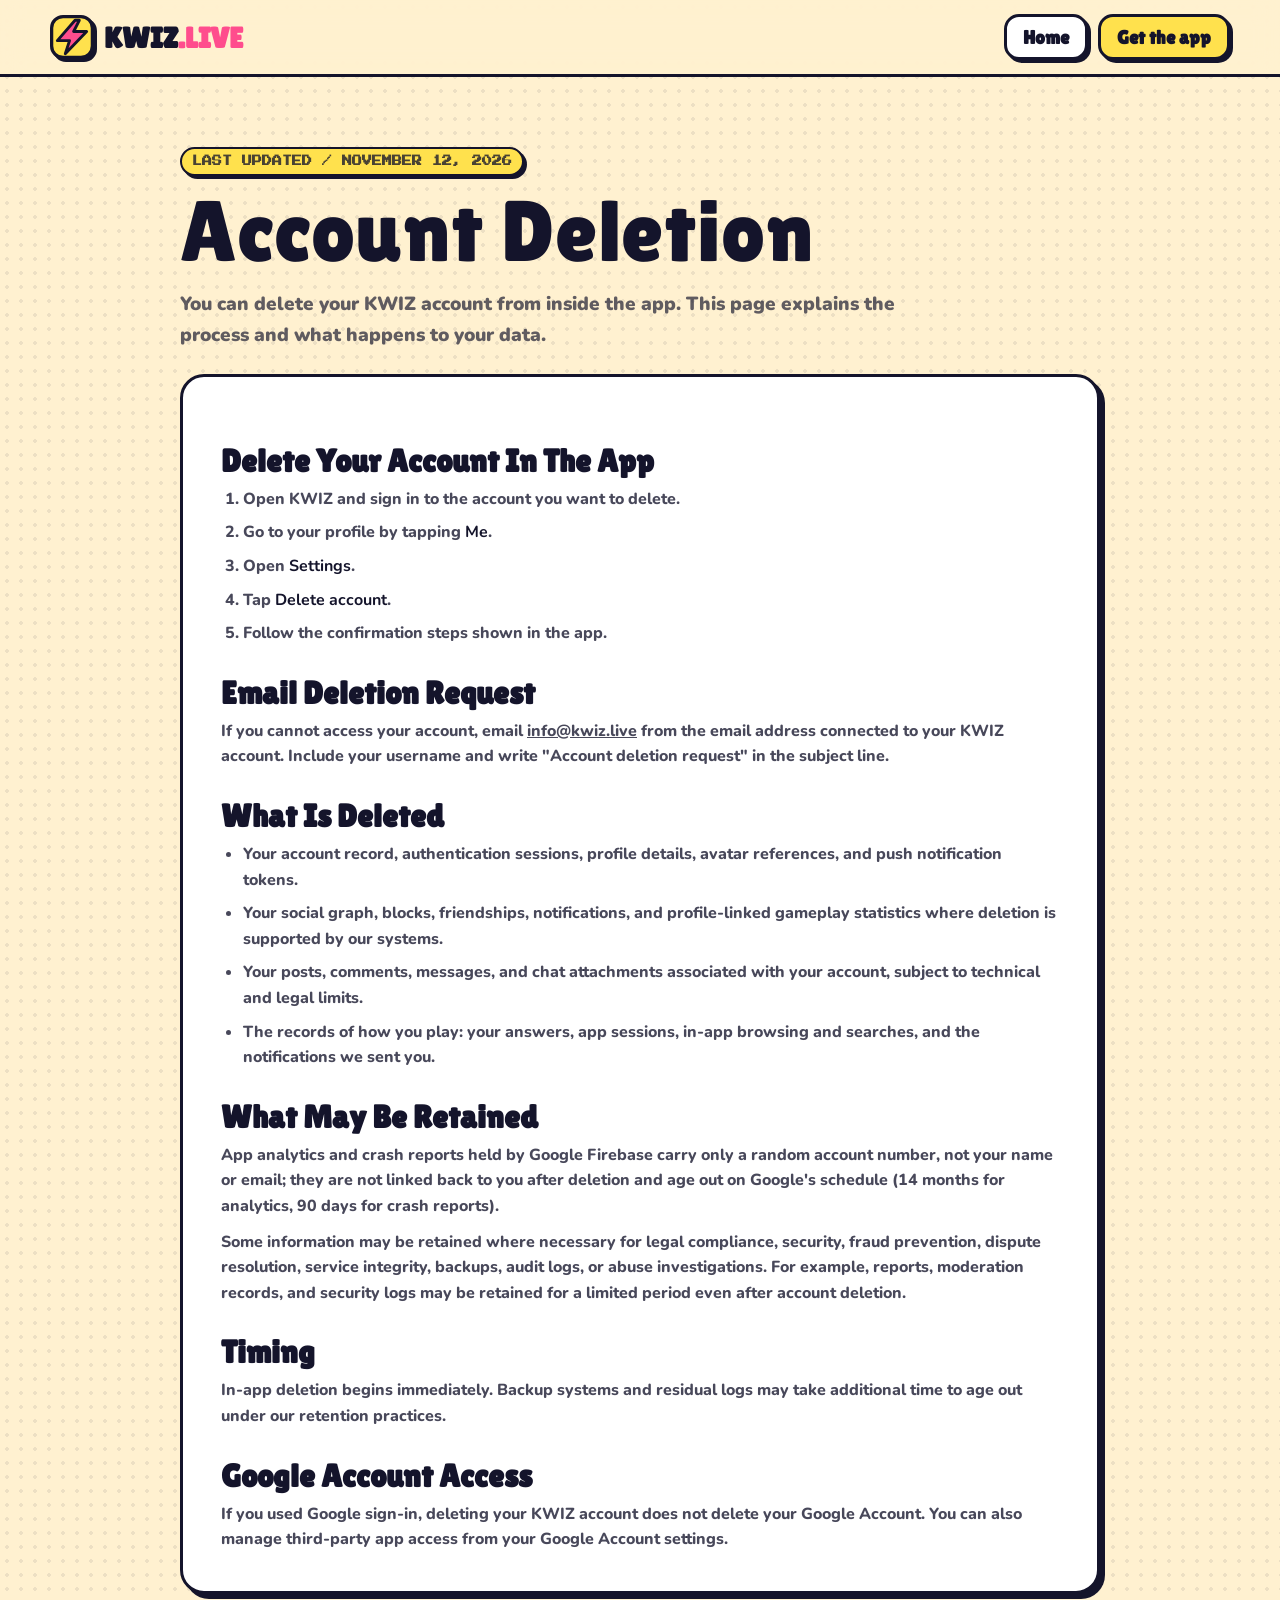
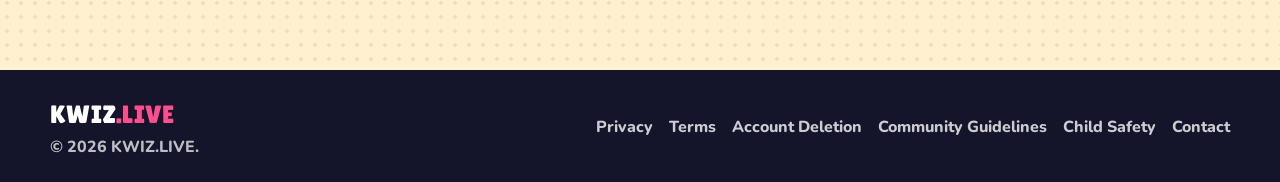
<file: account-deletion/index.html>
<!DOCTYPE html>
<html lang="en">
<head>
  <meta charset="UTF-8">
  <meta name="viewport" content="width=device-width, initial-scale=1.0">
  <title>Account Deletion - KWIZ.LIVE</title>
  <meta name="description" content="How to delete your KWIZ.LIVE account and data.">
  <link rel="canonical" href="https://kwiz.live/account-deletion/">
  <link rel="icon" href="/kwiz-logo.svg" type="image/svg+xml">
  <link rel="icon" href="/favicon.png" type="image/png" sizes="192x192">
  <link rel="apple-touch-icon" href="/apple-touch-icon.png">
  <meta name="theme-color" content="#FFF1D0">
  <link rel="preload" href="/fonts/lilita-one-latin.woff2" as="font" type="font/woff2" crossorigin>
  <link rel="preload" href="/fonts/nunito-var-latin.woff2" as="font" type="font/woff2" crossorigin>
  <link rel="stylesheet" href="/fonts.css">
  <script defer src="/analytics.js"></script>
  <link rel="stylesheet" href="/legal.css">
</head>
<body>
  <nav class="nav" aria-label="Main navigation"><div class="nav-inner"><a class="brand" href="/"><svg class="brand-mark" viewBox="40 40 432 432" aria-hidden="true"><rect x="56" y="56" width="400" height="400" rx="112" fill="#FFE14D" stroke="#14142B" stroke-width="32"/><path d="M286 92 L112 292 H232 L190 420 L400 202 H272 L328 92 Z" fill="#FF4D8D" stroke="#14142B" stroke-width="28" stroke-linejoin="round"/></svg><span class="brand-word">KWIZ<span>.LIVE</span></span></a><div class="nav-actions"><a class="nav-link home" href="/">Home</a><a class="nav-link" href="/#get">Get the app</a></div></div></nav>
  <header class="hero"><p class="kicker pixel">Last updated / November 12, 2026</p><h1 class="display">Account Deletion</h1><p class="intro">You can delete your KWIZ account from inside the app. This page explains the process and what happens to your data.</p></header>
  <main class="doc">
    <h2>Delete Your Account In The App</h2>
    <ol>
      <li>Open KWIZ and sign in to the account you want to delete.</li>
      <li>Go to your profile by tapping <strong>Me</strong>.</li>
      <li>Open <strong>Settings</strong>.</li>
      <li>Tap <strong>Delete account</strong>.</li>
      <li>Follow the confirmation steps shown in the app.</li>
    </ol>

    <h2>Email Deletion Request</h2>
    <p>If you cannot access your account, email <a href="mailto:info@kwiz.live">info@kwiz.live</a> from the email address connected to your KWIZ account. Include your username and write "Account deletion request" in the subject line.</p>

    <h2>What Is Deleted</h2>
    <ul>
      <li>Your account record, authentication sessions, profile details, avatar references, and push notification tokens.</li>
      <li>Your social graph, blocks, friendships, notifications, and profile-linked gameplay statistics where deletion is supported by our systems.</li>
      <li>Your posts, comments, messages, and chat attachments associated with your account, subject to technical and legal limits.</li>
      <li>The records of how you play: your answers, app sessions, in-app browsing and searches, and the notifications we sent you.</li>
    </ul>

    <h2>What May Be Retained</h2>
    <p>App analytics and crash reports held by Google Firebase carry only a random account number, not your name or email; they are not linked back to you after deletion and age out on Google's schedule (14 months for analytics, 90 days for crash reports).</p>
    <p>Some information may be retained where necessary for legal compliance, security, fraud prevention, dispute resolution, service integrity, backups, audit logs, or abuse investigations. For example, reports, moderation records, and security logs may be retained for a limited period even after account deletion.</p>

    <h2>Timing</h2>
    <p>In-app deletion begins immediately. Backup systems and residual logs may take additional time to age out under our retention practices.</p>

    <h2>Google Account Access</h2>
    <p>If you used Google sign-in, deleting your KWIZ account does not delete your Google Account. You can also manage third-party app access from your Google Account settings.</p>
  </main>
  <footer><div class="footer-inner"><div><div class="footer-brand display">KWIZ<span style="color:var(--pink)">.LIVE</span></div><p style="color:rgba(255,255,255,.72)">&copy; 2026 KWIZ.LIVE.</p></div><div class="footer-links"><a href="/privacy/">Privacy</a><a href="/terms/">Terms</a><a href="/account-deletion/">Account Deletion</a><a href="/community-guidelines/">Community Guidelines</a><a href="/child-safety/">Child Safety</a><a href="/contact/">Contact</a></div></div></footer>
</body>
</html>
</file>
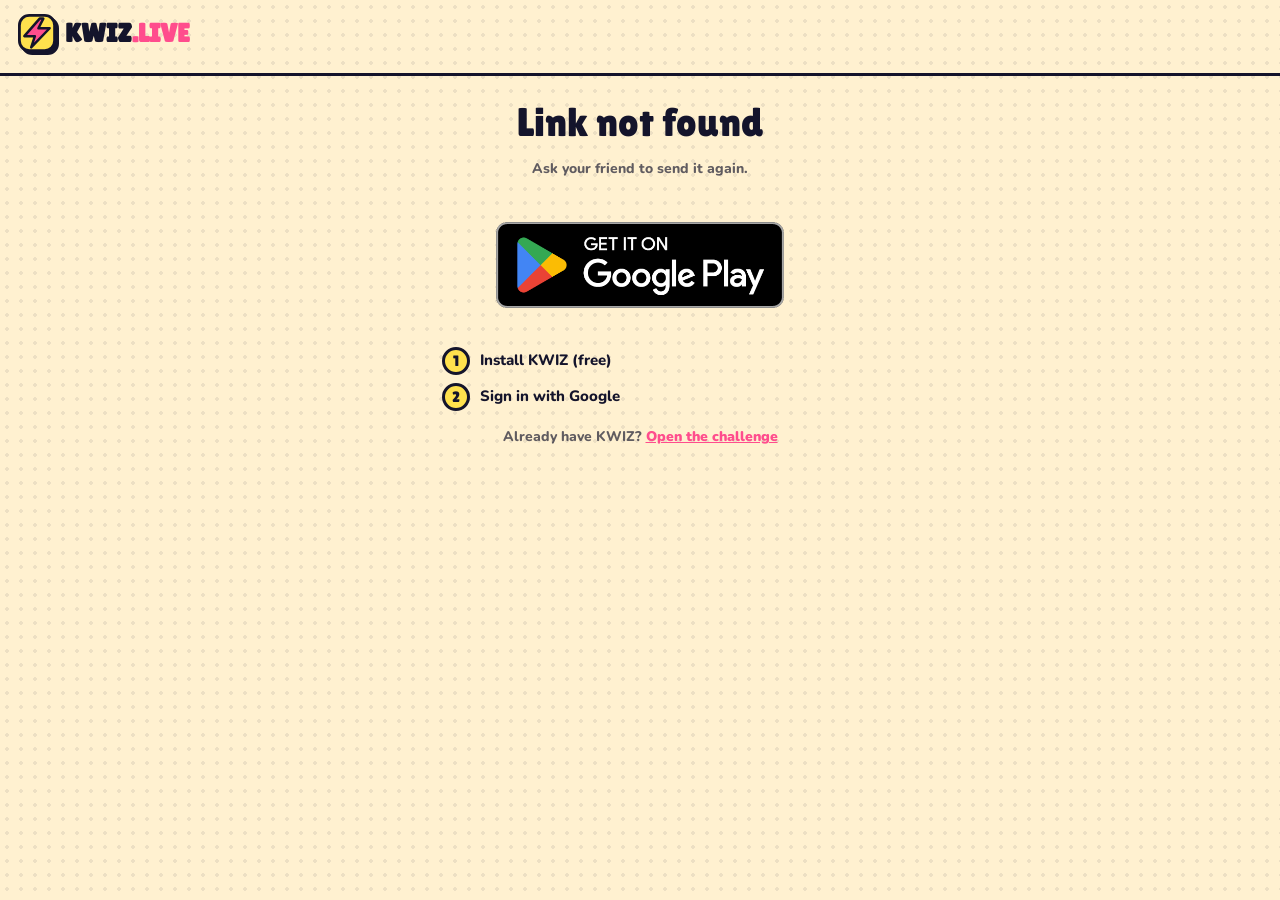
<file: c/index.html>
<!DOCTYPE html>
<html lang="en">
<head>
  <meta charset="UTF-8">
  <meta name="viewport" content="width=device-width, initial-scale=1.0">
  <title>You’ve been challenged on KWIZ</title>
  <meta name="description" content="A friend challenged you to a quiz on KWIZ. Get the app and beat their score.">
  <meta name="robots" content="noindex">
  <meta property="og:title" content="You’ve been challenged on KWIZ">
  <meta property="og:description" content="A friend challenged you to a quiz on KWIZ. Get the app and beat their score.">
  <meta property="og:image" content="https://kwiz.live/og-image.png">
  <link rel="icon" href="/kwiz-logo.svg" type="image/svg+xml">
  <link rel="icon" href="/favicon.png" type="image/png" sizes="192x192">
  <link rel="apple-touch-icon" href="/apple-touch-icon.png">
  <meta name="theme-color" content="#FFF1D0">
  <link rel="preload" href="/fonts/lilita-one-latin.woff2" as="font" type="font/woff2" crossorigin>
  <link rel="preload" href="/fonts/nunito-var-latin.woff2" as="font" type="font/woff2" crossorigin>
  <link rel="stylesheet" href="/fonts.css">
  <link rel="stylesheet" href="/link.css">
  <script defer src="/analytics.js"></script>
  <script defer src="/link.js"></script>
</head>
<body>
  <header class="top"><a class="brand" href="/"><svg class="brand-mark" viewBox="40 40 432 432" aria-hidden="true"><rect x="56" y="56" width="400" height="400" rx="112" fill="#FFE14D" stroke="#14142B" stroke-width="32"/><path d="M286 92 L112 292 H232 L190 420 L400 202 H272 L328 92 Z" fill="#FF4D8D" stroke="#14142B" stroke-width="28" stroke-linejoin="round"/></svg><span class="brand-word">KWIZ<span>.LIVE</span></span></a></header>
  <main class="page">
    <p class="loading" id="loading">Loading…</p>

    <section id="gone" hidden>
      <h1 id="gone-title"></h1>
      <p class="small" id="gone-body"></p>
    </section>

    <section id="main" hidden style="width:100%;display:flex;flex-direction:column;align-items:center">
      <div class="avatar" id="avatar" aria-hidden="true"></div>
      <p class="who" data-who></p>
      <h1>challenged you!</h1>
      <p class="pill" id="topic"></p>
      <div class="card" id="card-score" hidden>
        <p class="label"><span data-who></span> scored</p>
        <p class="score"><b id="score"></b><span id="total"></span></p>
        <p>Can you beat it?</p>
      </div>
      <div class="card" id="card-first" hidden>
        <p class="lead"><span data-who></span> is waiting for you to play first!</p>
      </div>
      <div class="card" id="card-played" hidden>
        <p class="lead">Someone already took this one.</p>
        <p>Get KWIZ and challenge <span data-who></span> yourself.</p>
      </div>
    </section>

    <!-- Android (and computers): Google Play, carrying the link through the install -->
    <section id="android" hidden style="width:100%;display:flex;flex-direction:column;align-items:center">
      <a class="play" data-play data-umami-event="challenge-link-play" href="https://play.google.com/store/apps/details?id=live.kwiz.app"><img src="/img/google-play-badge.png" alt="Get it on Google Play" width="646" height="250"></a>
      <ol class="steps">
        <li><b>1</b><span>Install KWIZ (free)</span></li>
        <li><b>2</b><span>Sign in with Google</span></li>
        <li id="step3"><b>3</b><span><span data-who></span>’s challenge is waiting for you</span></li>
      </ol>
      <p class="small">Already have KWIZ? <a data-open-app data-umami-event="challenge-link-open-app" href="#">Open the challenge</a></p>
    </section>

    <!-- iPhone: no app yet -->
    <section id="ios" hidden style="width:100%">
      <div class="soon">
        <h2>Coming soon to iPhone</h2>
        <p>KWIZ is on Android for now. Leave your email and we’ll tell you the day it lands.</p>
        <form id="notify" novalidate>
          <input type="email" name="email" placeholder="you@example.com" autocomplete="email" required aria-label="Email">
          <input type="text" name="website" class="hp" tabindex="-1" autocomplete="off" aria-hidden="true">
          <button type="submit">Notify me</button>
        </form>
        <p class="status" id="notify-status" role="status"></p>
      </div>
      <p class="small">On Android? <a data-play data-umami-event="challenge-link-play" href="https://play.google.com/store/apps/details?id=live.kwiz.app">Get it on Google Play</a></p>
    </section>
  </main>
</body>
</html>
</file>
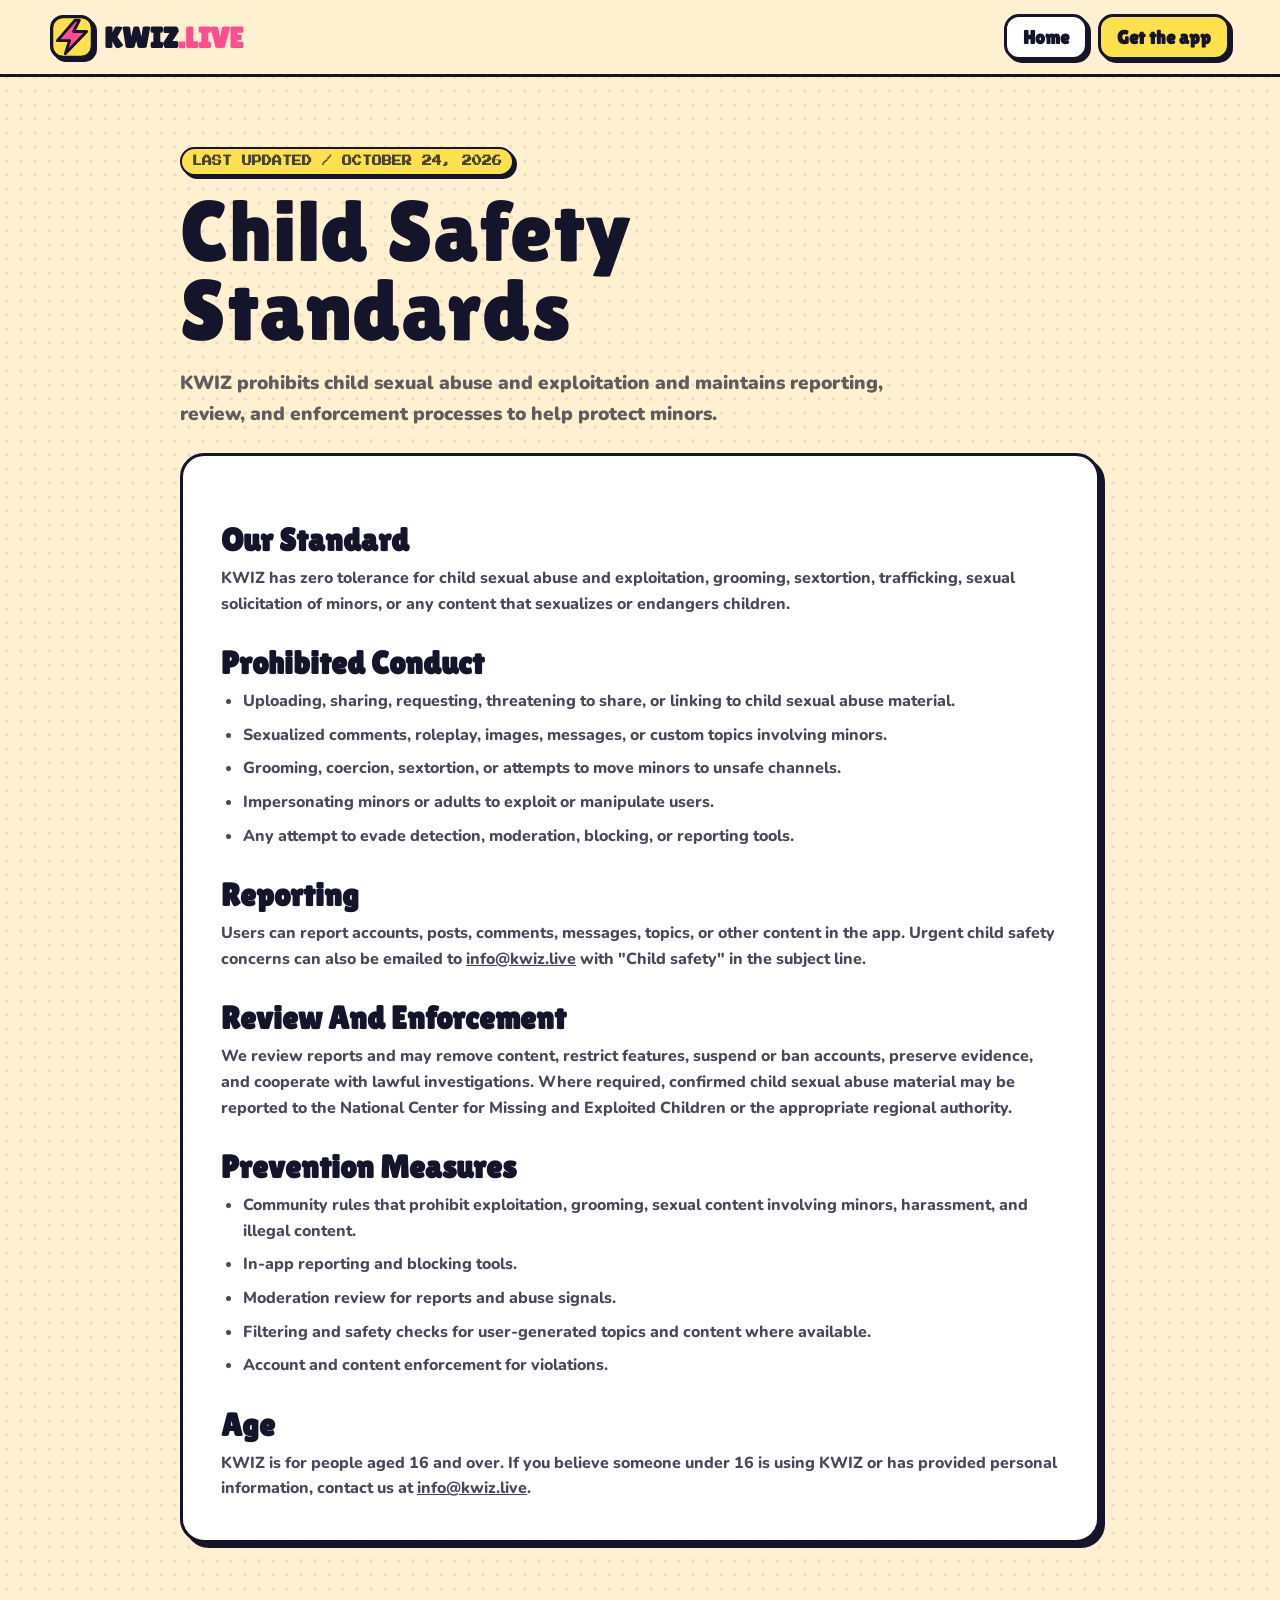
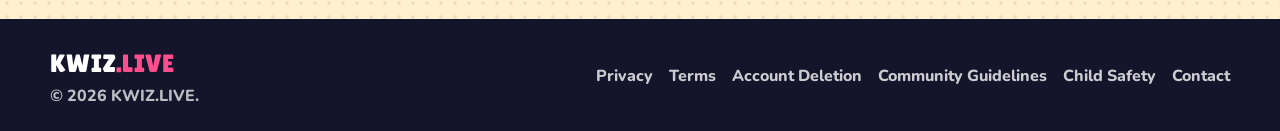
<file: child-safety/index.html>
<!DOCTYPE html>
<html lang="en">
<head>
  <meta charset="UTF-8">
  <meta name="viewport" content="width=device-width, initial-scale=1.0">
  <title>Child Safety Standards - KWIZ.LIVE</title>
  <meta name="description" content="Child Safety Standards for KWIZ.LIVE.">
  <link rel="canonical" href="https://kwiz.live/child-safety/">
  <link rel="icon" href="/kwiz-logo.svg" type="image/svg+xml">
  <link rel="icon" href="/favicon.png" type="image/png" sizes="192x192">
  <link rel="apple-touch-icon" href="/apple-touch-icon.png">
  <meta name="theme-color" content="#FFF1D0">
  <link rel="preload" href="/fonts/lilita-one-latin.woff2" as="font" type="font/woff2" crossorigin>
  <link rel="preload" href="/fonts/nunito-var-latin.woff2" as="font" type="font/woff2" crossorigin>
  <link rel="stylesheet" href="/fonts.css">
  <script defer src="/analytics.js"></script>
  <link rel="stylesheet" href="/legal.css">
</head>
<body>
  <nav class="nav" aria-label="Main navigation"><div class="nav-inner"><a class="brand" href="/"><svg class="brand-mark" viewBox="40 40 432 432" aria-hidden="true"><rect x="56" y="56" width="400" height="400" rx="112" fill="#FFE14D" stroke="#14142B" stroke-width="32"/><path d="M286 92 L112 292 H232 L190 420 L400 202 H272 L328 92 Z" fill="#FF4D8D" stroke="#14142B" stroke-width="28" stroke-linejoin="round"/></svg><span class="brand-word">KWIZ<span>.LIVE</span></span></a><div class="nav-actions"><a class="nav-link home" href="/">Home</a><a class="nav-link" href="/#get">Get the app</a></div></div></nav>
  <header class="hero"><p class="kicker pixel">Last updated / October 24, 2026</p><h1 class="display">Child Safety Standards</h1><p class="intro">KWIZ prohibits child sexual abuse and exploitation and maintains reporting, review, and enforcement processes to help protect minors.</p></header>
  <main class="doc">
    <h2>Our Standard</h2>
    <p>KWIZ has zero tolerance for child sexual abuse and exploitation, grooming, sextortion, trafficking, sexual solicitation of minors, or any content that sexualizes or endangers children.</p>

    <h2>Prohibited Conduct</h2>
    <ul>
      <li>Uploading, sharing, requesting, threatening to share, or linking to child sexual abuse material.</li>
      <li>Sexualized comments, roleplay, images, messages, or custom topics involving minors.</li>
      <li>Grooming, coercion, sextortion, or attempts to move minors to unsafe channels.</li>
      <li>Impersonating minors or adults to exploit or manipulate users.</li>
      <li>Any attempt to evade detection, moderation, blocking, or reporting tools.</li>
    </ul>

    <h2>Reporting</h2>
    <p>Users can report accounts, posts, comments, messages, topics, or other content in the app. Urgent child safety concerns can also be emailed to <a href="mailto:info@kwiz.live">info@kwiz.live</a> with "Child safety" in the subject line.</p>

    <h2>Review And Enforcement</h2>
    <p>We review reports and may remove content, restrict features, suspend or ban accounts, preserve evidence, and cooperate with lawful investigations. Where required, confirmed child sexual abuse material may be reported to the National Center for Missing and Exploited Children or the appropriate regional authority.</p>

    <h2>Prevention Measures</h2>
    <ul>
      <li>Community rules that prohibit exploitation, grooming, sexual content involving minors, harassment, and illegal content.</li>
      <li>In-app reporting and blocking tools.</li>
      <li>Moderation review for reports and abuse signals.</li>
      <li>Filtering and safety checks for user-generated topics and content where available.</li>
      <li>Account and content enforcement for violations.</li>
    </ul>

    <h2>Age</h2>
    <p>KWIZ is for people aged 16 and over. If you believe someone under 16 is using KWIZ or has provided personal information, contact us at <a href="mailto:info@kwiz.live">info@kwiz.live</a>.</p>
  </main>
  <footer><div class="footer-inner"><div><div class="footer-brand display">KWIZ<span style="color:var(--pink)">.LIVE</span></div><p style="color:rgba(255,255,255,.72)">&copy; 2026 KWIZ.LIVE.</p></div><div class="footer-links"><a href="/privacy/">Privacy</a><a href="/terms/">Terms</a><a href="/account-deletion/">Account Deletion</a><a href="/community-guidelines/">Community Guidelines</a><a href="/child-safety/">Child Safety</a><a href="/contact/">Contact</a></div></div></footer>
</body>
</html>
</file>
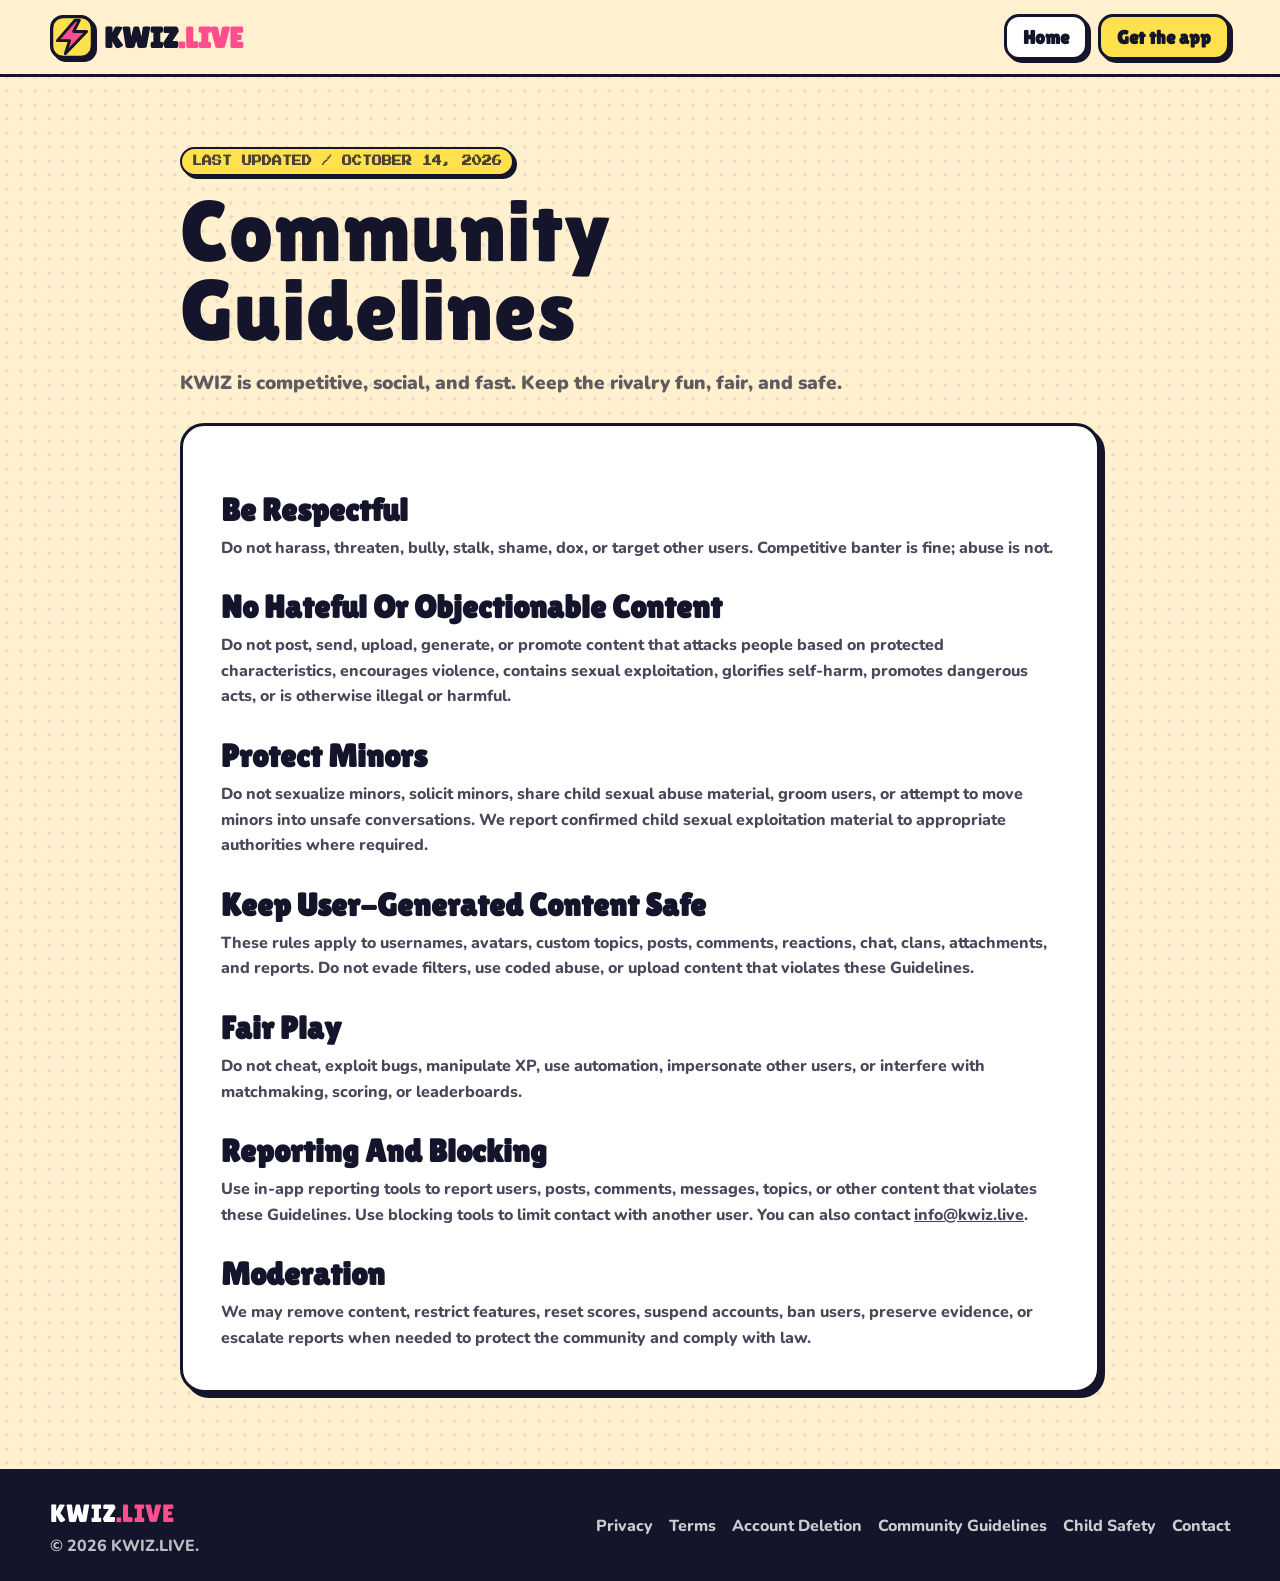
<file: community-guidelines/index.html>
<!DOCTYPE html>
<html lang="en">
<head>
  <meta charset="UTF-8">
  <meta name="viewport" content="width=device-width, initial-scale=1.0">
  <title>Community Guidelines - KWIZ.LIVE</title>
  <meta name="description" content="Community Guidelines for KWIZ.LIVE.">
  <link rel="canonical" href="https://kwiz.live/community-guidelines/">
  <link rel="icon" href="/kwiz-logo.svg" type="image/svg+xml">
  <link rel="icon" href="/favicon.png" type="image/png" sizes="192x192">
  <link rel="apple-touch-icon" href="/apple-touch-icon.png">
  <meta name="theme-color" content="#FFF1D0">
  <link rel="preload" href="/fonts/lilita-one-latin.woff2" as="font" type="font/woff2" crossorigin>
  <link rel="preload" href="/fonts/nunito-var-latin.woff2" as="font" type="font/woff2" crossorigin>
  <link rel="stylesheet" href="/fonts.css">
  <script defer src="/analytics.js"></script>
  <link rel="stylesheet" href="/legal.css">
</head>
<body>
  <nav class="nav" aria-label="Main navigation"><div class="nav-inner"><a class="brand" href="/"><svg class="brand-mark" viewBox="40 40 432 432" aria-hidden="true"><rect x="56" y="56" width="400" height="400" rx="112" fill="#FFE14D" stroke="#14142B" stroke-width="32"/><path d="M286 92 L112 292 H232 L190 420 L400 202 H272 L328 92 Z" fill="#FF4D8D" stroke="#14142B" stroke-width="28" stroke-linejoin="round"/></svg><span class="brand-word">KWIZ<span>.LIVE</span></span></a><div class="nav-actions"><a class="nav-link home" href="/">Home</a><a class="nav-link" href="/#get">Get the app</a></div></div></nav>
  <header class="hero"><p class="kicker pixel">Last updated / October 14, 2026</p><h1 class="display">Community Guidelines</h1><p class="intro">KWIZ is competitive, social, and fast. Keep the rivalry fun, fair, and safe.</p></header>
  <main class="doc">
    <h2>Be Respectful</h2>
    <p>Do not harass, threaten, bully, stalk, shame, dox, or target other users. Competitive banter is fine; abuse is not.</p>

    <h2>No Hateful Or Objectionable Content</h2>
    <p>Do not post, send, upload, generate, or promote content that attacks people based on protected characteristics, encourages violence, contains sexual exploitation, glorifies self-harm, promotes dangerous acts, or is otherwise illegal or harmful.</p>

    <h2>Protect Minors</h2>
    <p>Do not sexualize minors, solicit minors, share child sexual abuse material, groom users, or attempt to move minors into unsafe conversations. We report confirmed child sexual exploitation material to appropriate authorities where required.</p>

    <h2>Keep User-Generated Content Safe</h2>
    <p>These rules apply to usernames, avatars, custom topics, posts, comments, reactions, chat, clans, attachments, and reports. Do not evade filters, use coded abuse, or upload content that violates these Guidelines.</p>

    <h2>Fair Play</h2>
    <p>Do not cheat, exploit bugs, manipulate XP, use automation, impersonate other users, or interfere with matchmaking, scoring, or leaderboards.</p>

    <h2>Reporting And Blocking</h2>
    <p>Use in-app reporting tools to report users, posts, comments, messages, topics, or other content that violates these Guidelines. Use blocking tools to limit contact with another user. You can also contact <a href="mailto:info@kwiz.live">info@kwiz.live</a>.</p>

    <h2>Moderation</h2>
    <p>We may remove content, restrict features, reset scores, suspend accounts, ban users, preserve evidence, or escalate reports when needed to protect the community and comply with law.</p>
  </main>
  <footer><div class="footer-inner"><div><div class="footer-brand display">KWIZ<span style="color:var(--pink)">.LIVE</span></div><p style="color:rgba(255,255,255,.72)">&copy; 2026 KWIZ.LIVE.</p></div><div class="footer-links"><a href="/privacy/">Privacy</a><a href="/terms/">Terms</a><a href="/account-deletion/">Account Deletion</a><a href="/community-guidelines/">Community Guidelines</a><a href="/child-safety/">Child Safety</a><a href="/contact/">Contact</a></div></div></footer>
</body>
</html>
</file>
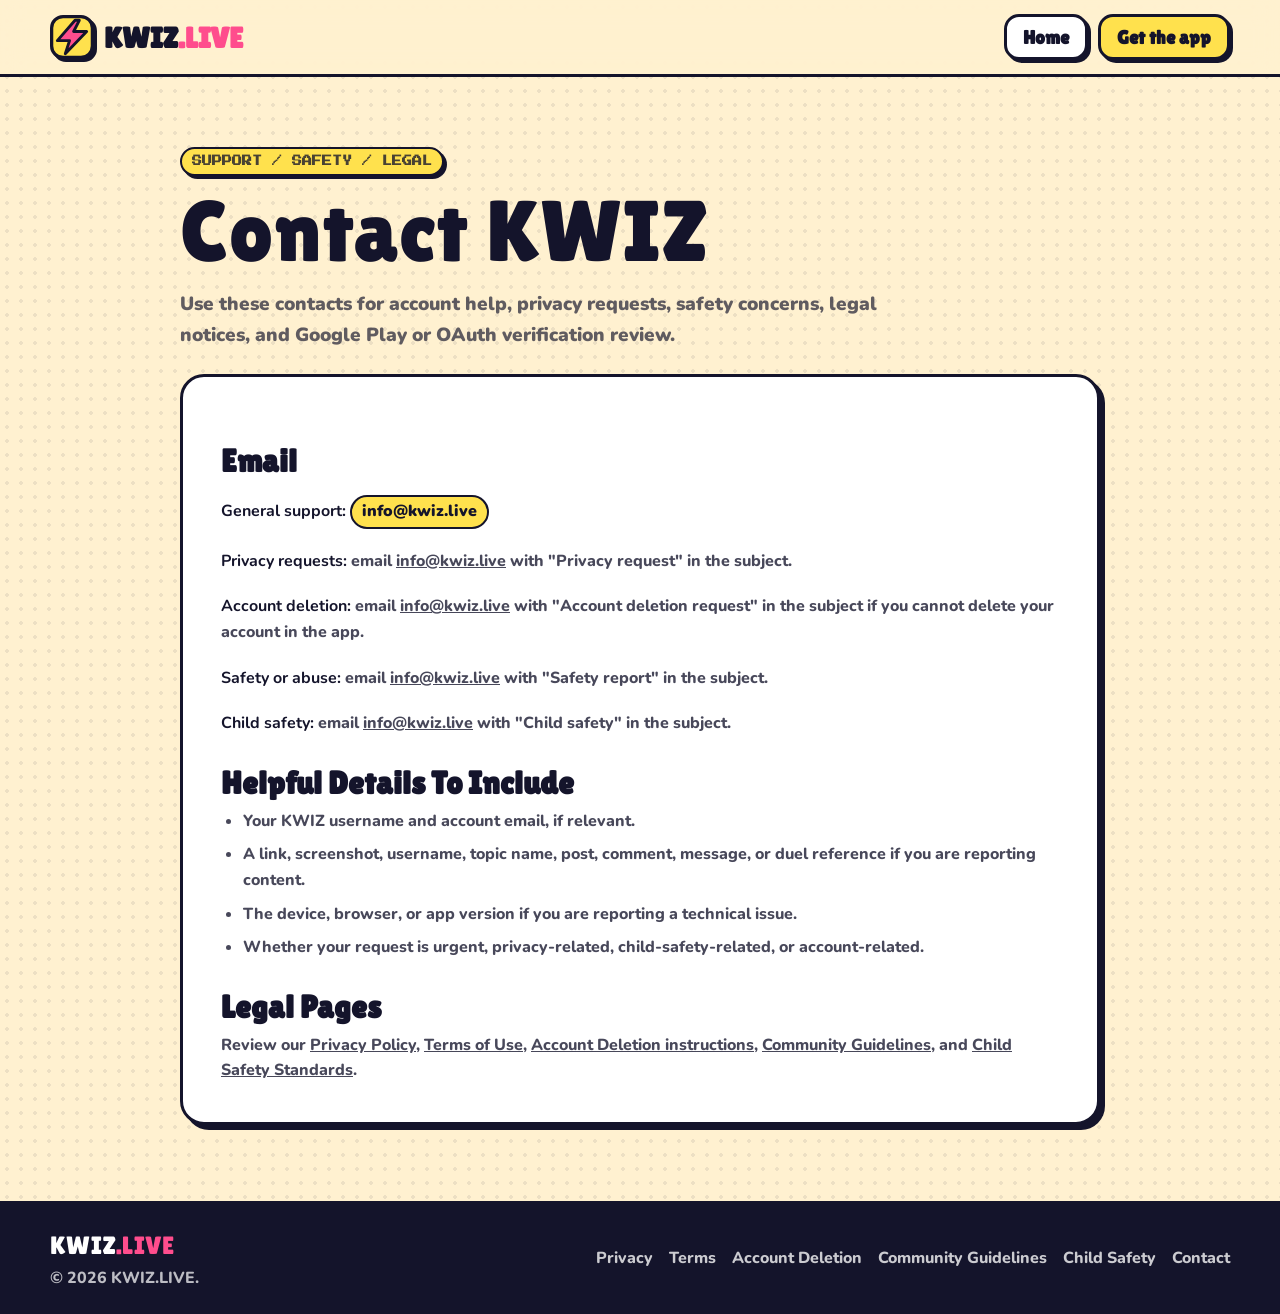
<file: contact/index.html>
<!DOCTYPE html>
<html lang="en">
<head>
  <meta charset="UTF-8">
  <meta name="viewport" content="width=device-width, initial-scale=1.0">
  <title>Contact - KWIZ.LIVE</title>
  <meta name="description" content="Contact KWIZ.LIVE for support, privacy, safety, or legal questions.">
  <link rel="canonical" href="https://kwiz.live/contact/">
  <link rel="icon" href="/kwiz-logo.svg" type="image/svg+xml">
  <link rel="icon" href="/favicon.png" type="image/png" sizes="192x192">
  <link rel="apple-touch-icon" href="/apple-touch-icon.png">
  <meta name="theme-color" content="#FFF1D0">
  <link rel="preload" href="/fonts/lilita-one-latin.woff2" as="font" type="font/woff2" crossorigin>
  <link rel="preload" href="/fonts/nunito-var-latin.woff2" as="font" type="font/woff2" crossorigin>
  <link rel="stylesheet" href="/fonts.css">
  <script defer src="/analytics.js"></script>
  <link rel="stylesheet" href="/legal.css">
</head>
<body>
  <nav class="nav" aria-label="Main navigation"><div class="nav-inner"><a class="brand" href="/"><svg class="brand-mark" viewBox="40 40 432 432" aria-hidden="true"><rect x="56" y="56" width="400" height="400" rx="112" fill="#FFE14D" stroke="#14142B" stroke-width="32"/><path d="M286 92 L112 292 H232 L190 420 L400 202 H272 L328 92 Z" fill="#FF4D8D" stroke="#14142B" stroke-width="28" stroke-linejoin="round"/></svg><span class="brand-word">KWIZ<span>.LIVE</span></span></a><div class="nav-actions"><a class="nav-link home" href="/">Home</a><a class="nav-link" href="/#get">Get the app</a></div></div></nav>
  <header class="hero"><p class="kicker pixel">Support / Safety / Legal</p><h1 class="display">Contact KWIZ</h1><p class="intro">Use these contacts for account help, privacy requests, safety concerns, legal notices, and Google Play or OAuth verification review.</p></header>
  <main class="doc">
    <h2>Email</h2>
    <div class="contact-box">
      <p><strong>General support:</strong> <a class="pill" href="mailto:info@kwiz.live">info@kwiz.live</a></p>
      <p><strong>Privacy requests:</strong> email <a href="mailto:info@kwiz.live">info@kwiz.live</a> with "Privacy request" in the subject.</p>
      <p><strong>Account deletion:</strong> email <a href="mailto:info@kwiz.live">info@kwiz.live</a> with "Account deletion request" in the subject if you cannot delete your account in the app.</p>
      <p><strong>Safety or abuse:</strong> email <a href="mailto:info@kwiz.live">info@kwiz.live</a> with "Safety report" in the subject.</p>
      <p><strong>Child safety:</strong> email <a href="mailto:info@kwiz.live">info@kwiz.live</a> with "Child safety" in the subject.</p>
    </div>

    <h2>Helpful Details To Include</h2>
    <ul>
      <li>Your KWIZ username and account email, if relevant.</li>
      <li>A link, screenshot, username, topic name, post, comment, message, or duel reference if you are reporting content.</li>
      <li>The device, browser, or app version if you are reporting a technical issue.</li>
      <li>Whether your request is urgent, privacy-related, child-safety-related, or account-related.</li>
    </ul>

    <h2>Legal Pages</h2>
    <p>Review our <a href="/privacy/">Privacy Policy</a>, <a href="/terms/">Terms of Use</a>, <a href="/account-deletion/">Account Deletion instructions</a>, <a href="/community-guidelines/">Community Guidelines</a>, and <a href="/child-safety/">Child Safety Standards</a>.</p>
  </main>
  <footer><div class="footer-inner"><div><div class="footer-brand display">KWIZ<span style="color:var(--pink)">.LIVE</span></div><p style="color:rgba(255,255,255,.72)">&copy; 2026 KWIZ.LIVE.</p></div><div class="footer-links"><a href="/privacy/">Privacy</a><a href="/terms/">Terms</a><a href="/account-deletion/">Account Deletion</a><a href="/community-guidelines/">Community Guidelines</a><a href="/child-safety/">Child Safety</a><a href="/contact/">Contact</a></div></div></footer>
</body>
</html>
</file>
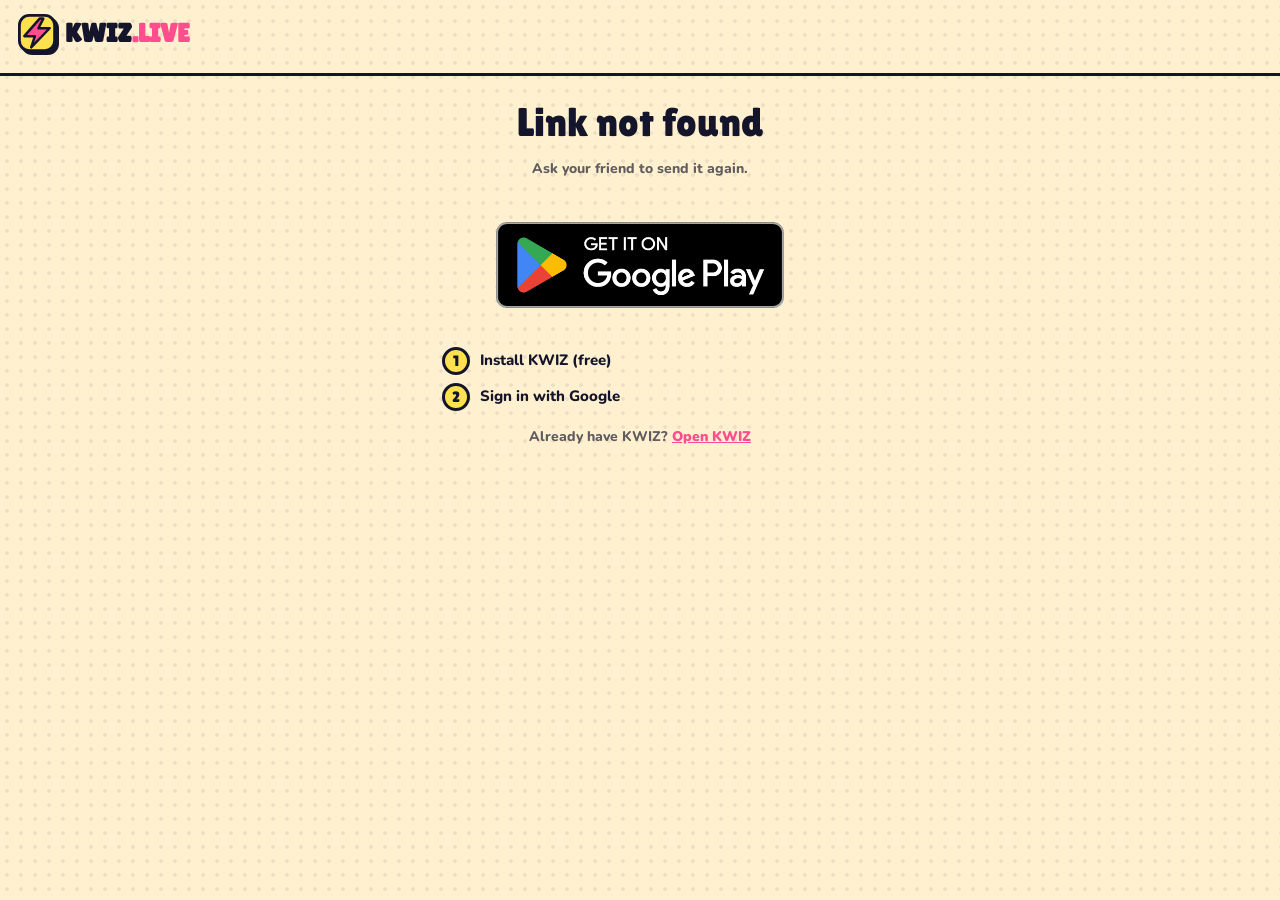
<file: i/index.html>
<!DOCTYPE html>
<html lang="en">
<head>
  <meta charset="UTF-8">
  <meta name="viewport" content="width=device-width, initial-scale=1.0">
  <title>You’re invited to KWIZ</title>
  <meta name="description" content="A friend invited you to KWIZ, the quiz game you play against the people near you.">
  <meta name="robots" content="noindex">
  <meta property="og:title" content="You’re invited to KWIZ">
  <meta property="og:description" content="A friend invited you to KWIZ, the quiz game you play against the people near you.">
  <meta property="og:image" content="https://kwiz.live/og-image.png">
  <link rel="icon" href="/kwiz-logo.svg" type="image/svg+xml">
  <link rel="icon" href="/favicon.png" type="image/png" sizes="192x192">
  <link rel="apple-touch-icon" href="/apple-touch-icon.png">
  <meta name="theme-color" content="#FFF1D0">
  <link rel="preload" href="/fonts/lilita-one-latin.woff2" as="font" type="font/woff2" crossorigin>
  <link rel="preload" href="/fonts/nunito-var-latin.woff2" as="font" type="font/woff2" crossorigin>
  <link rel="stylesheet" href="/fonts.css">
  <link rel="stylesheet" href="/link.css">
  <script defer src="/analytics.js"></script>
  <script defer src="/link.js"></script>
</head>
<body>
  <header class="top"><a class="brand" href="/"><svg class="brand-mark" viewBox="40 40 432 432" aria-hidden="true"><rect x="56" y="56" width="400" height="400" rx="112" fill="#FFE14D" stroke="#14142B" stroke-width="32"/><path d="M286 92 L112 292 H232 L190 420 L400 202 H272 L328 92 Z" fill="#FF4D8D" stroke="#14142B" stroke-width="28" stroke-linejoin="round"/></svg><span class="brand-word">KWIZ<span>.LIVE</span></span></a></header>
  <main class="page">
    <p class="loading" id="loading">Loading…</p>

    <section id="gone" hidden>
      <h1 id="gone-title"></h1>
      <p class="small" id="gone-body"></p>
    </section>

    <section id="main" hidden style="width:100%;display:flex;flex-direction:column;align-items:center">
      <div class="avatar" id="avatar" aria-hidden="true"></div>
      <p class="who" data-who></p>
      <h1>invited you to KWIZ!</h1>
      <div class="card">
        <p class="lead">The quiz game you play against the people near you.</p>
        <p>Pick any topic and take on <span data-who></span> and the players near you.</p>
      </div>
    </section>

    <!-- Android (and computers): Google Play, carrying the link through the install -->
    <section id="android" hidden style="width:100%;display:flex;flex-direction:column;align-items:center">
      <a class="play" data-play data-umami-event="invite-link-play" href="https://play.google.com/store/apps/details?id=live.kwiz.app"><img src="/img/google-play-badge.png" alt="Get it on Google Play" width="646" height="250"></a>
      <ol class="steps">
        <li><b>1</b><span>Install KWIZ (free)</span></li>
        <li><b>2</b><span>Sign in with Google</span></li>
        <li id="step3"><b>3</b><span>You and <span data-who></span> are friends, ready to play</span></li>
      </ol>
      <p class="small">Already have KWIZ? <a data-open-app data-umami-event="invite-link-open-app" href="#">Open KWIZ</a></p>
    </section>

    <!-- iPhone: no app yet -->
    <section id="ios" hidden style="width:100%">
      <div class="soon">
        <h2>Coming soon to iPhone</h2>
        <p>KWIZ is on Android for now. Leave your email and we’ll tell you the day it lands.</p>
        <form id="notify" novalidate>
          <input type="email" name="email" placeholder="you@example.com" autocomplete="email" required aria-label="Email">
          <input type="text" name="website" class="hp" tabindex="-1" autocomplete="off" aria-hidden="true">
          <button type="submit">Notify me</button>
        </form>
        <p class="status" id="notify-status" role="status"></p>
      </div>
      <p class="small">On Android? <a data-play data-umami-event="invite-link-play" href="https://play.google.com/store/apps/details?id=live.kwiz.app">Get it on Google Play</a></p>
    </section>
  </main>
</body>
</html>
</file>
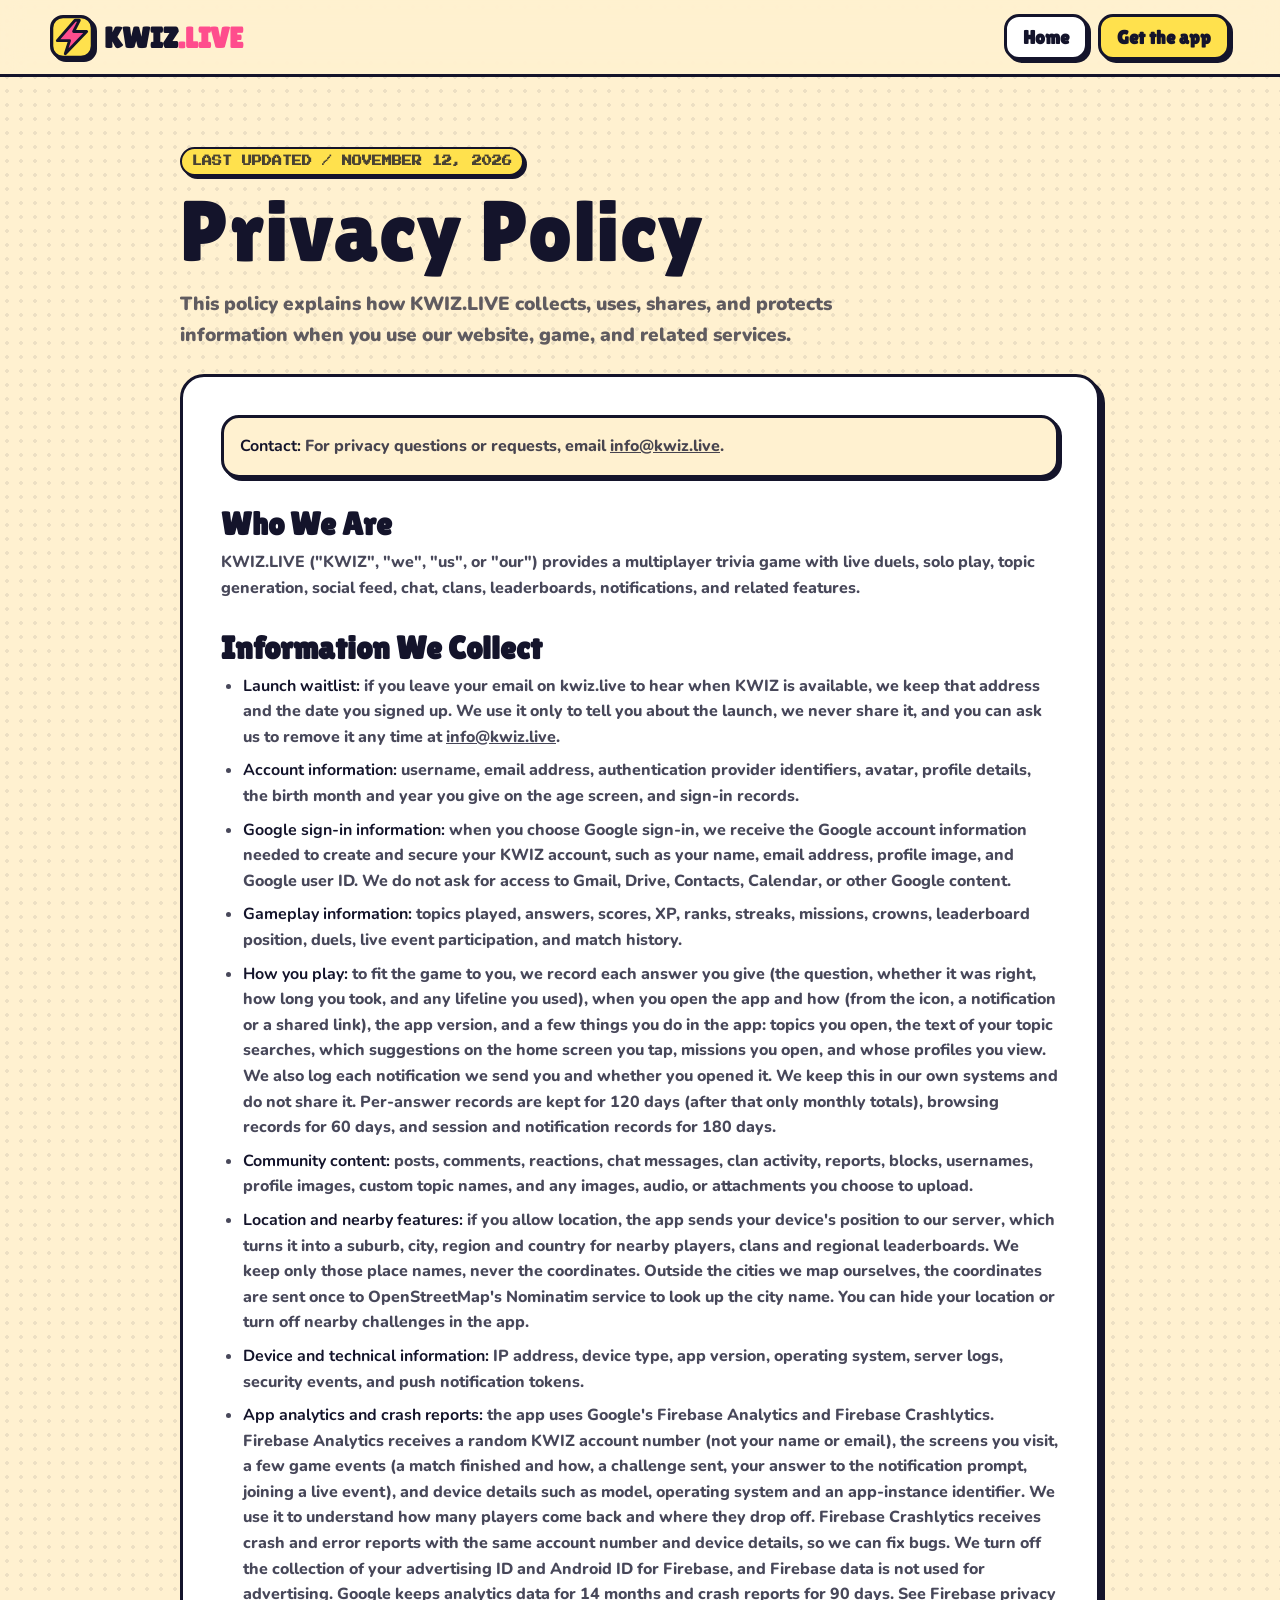
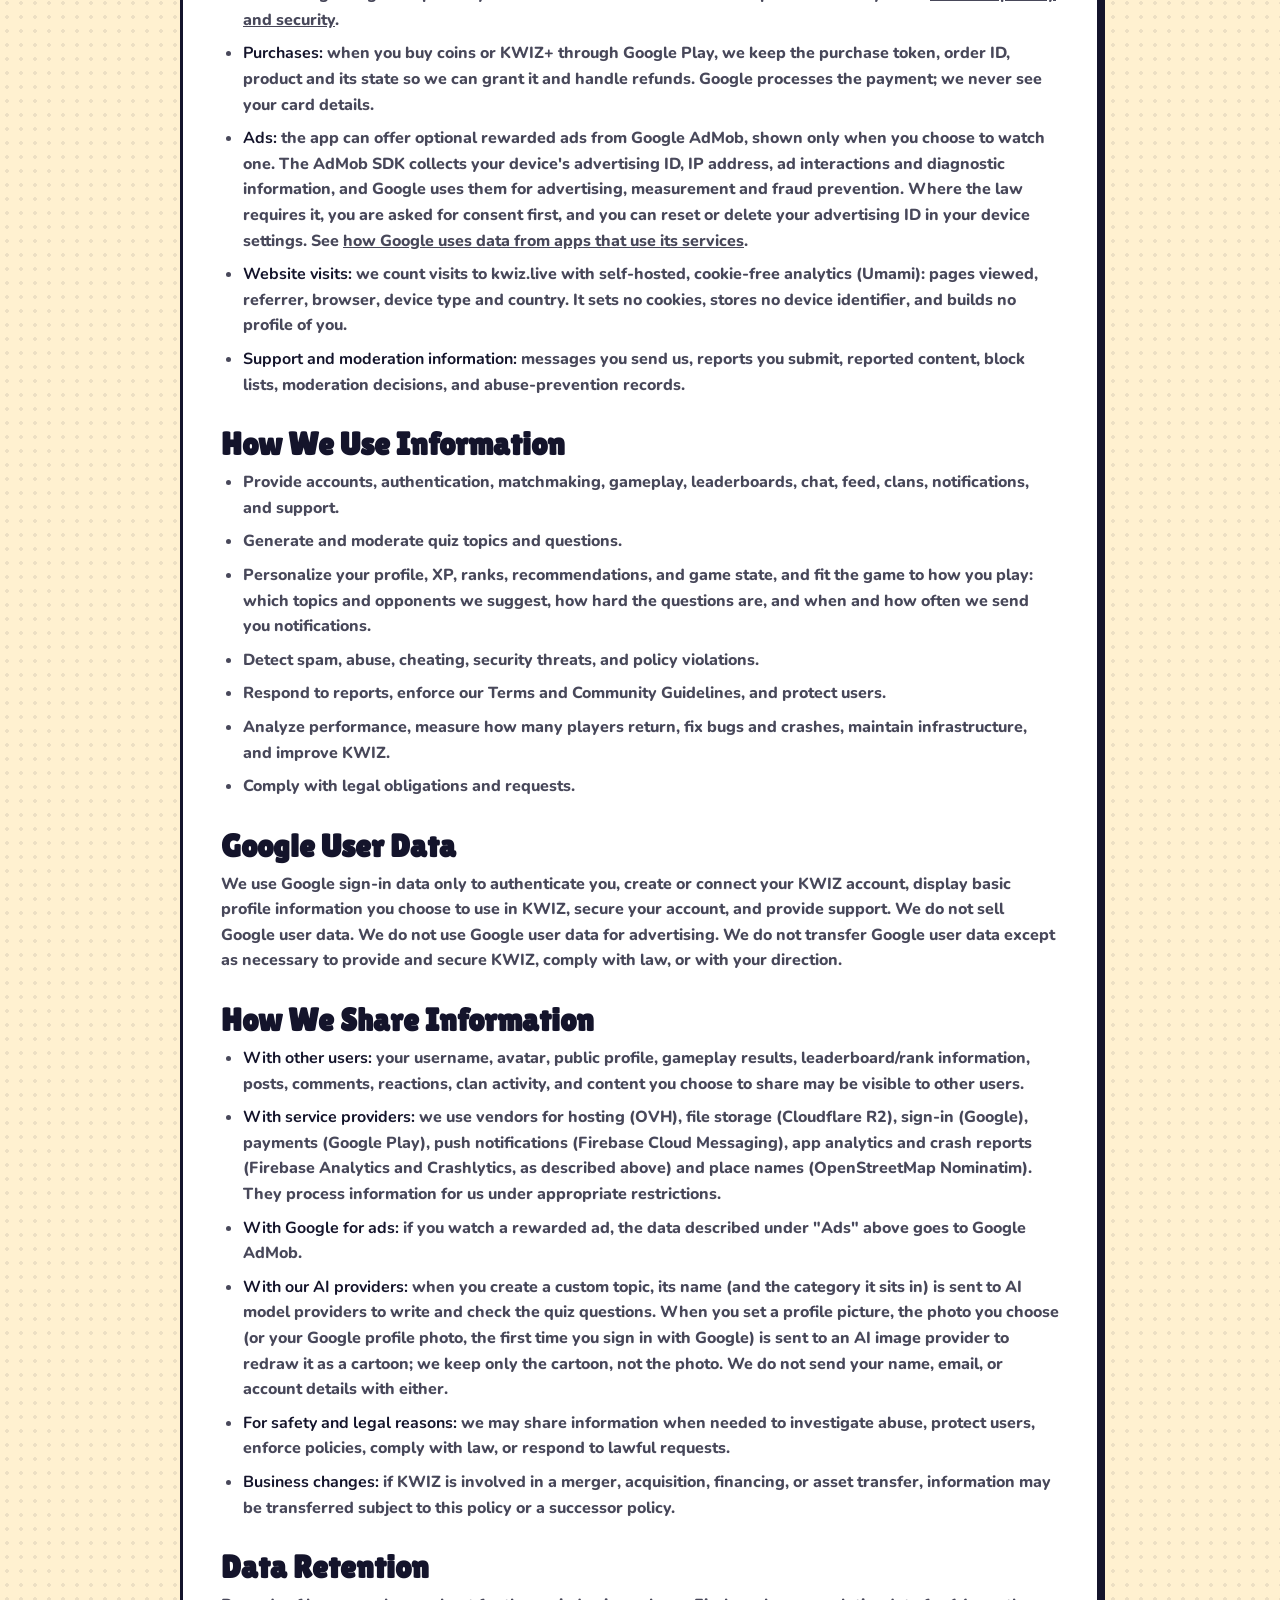
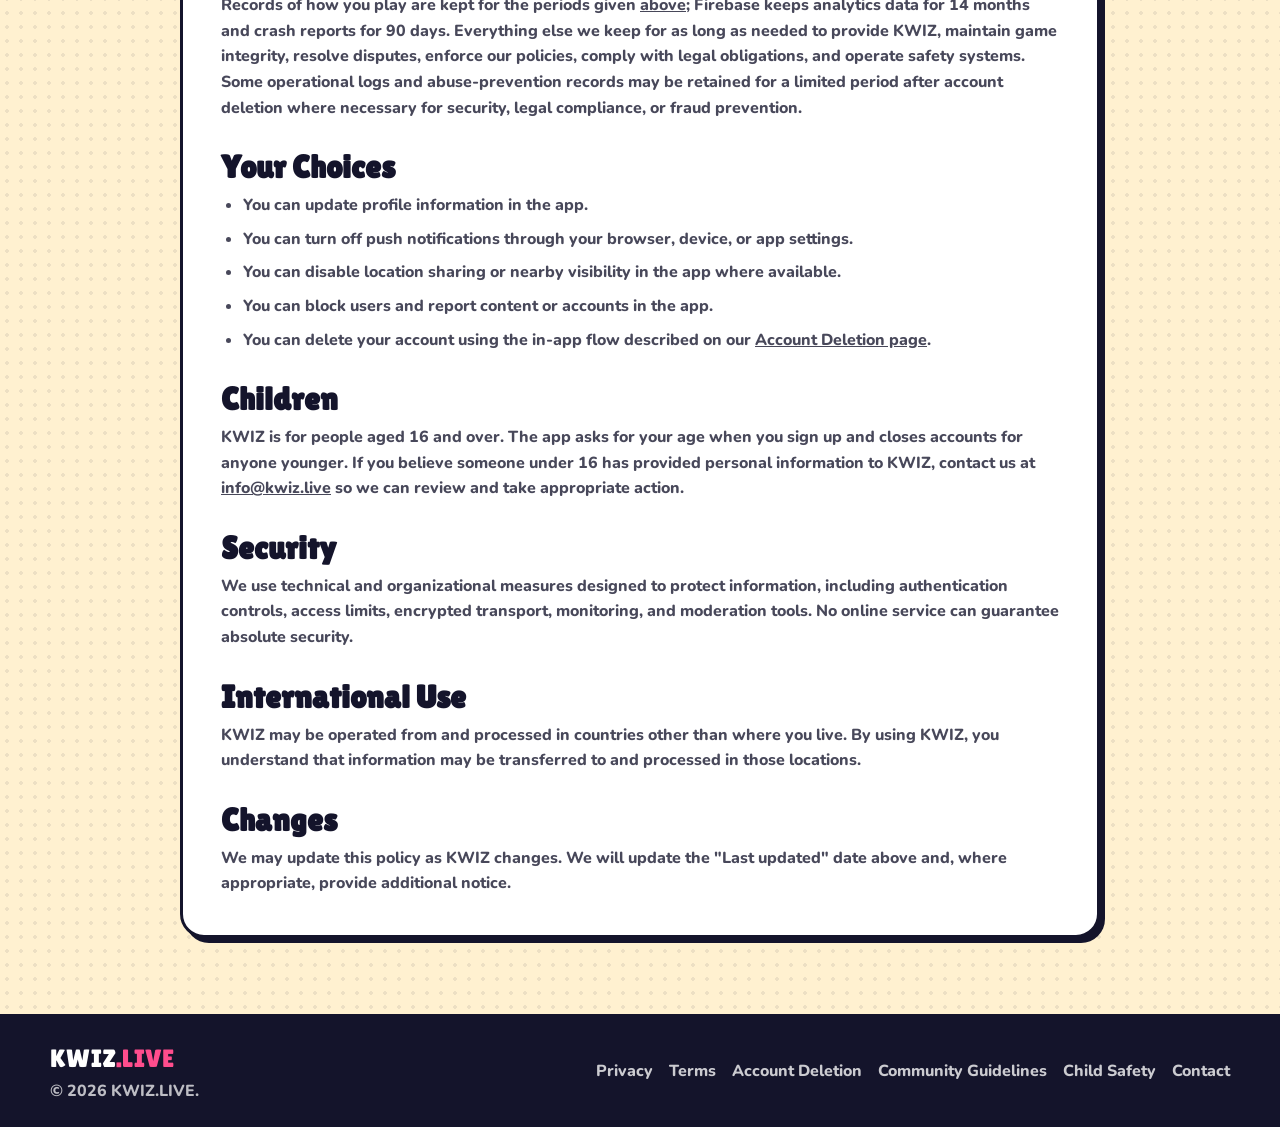
<file: privacy/index.html>
<!DOCTYPE html>
<html lang="en">
<head>
  <meta charset="UTF-8">
  <meta name="viewport" content="width=device-width, initial-scale=1.0">
  <title>Privacy Policy - KWIZ.LIVE</title>
  <meta name="description" content="Privacy Policy for KWIZ.LIVE.">
  <link rel="canonical" href="https://kwiz.live/privacy/">
  <link rel="icon" href="/kwiz-logo.svg" type="image/svg+xml">
  <link rel="icon" href="/favicon.png" type="image/png" sizes="192x192">
  <link rel="apple-touch-icon" href="/apple-touch-icon.png">
  <meta name="theme-color" content="#FFF1D0">
  <link rel="preload" href="/fonts/lilita-one-latin.woff2" as="font" type="font/woff2" crossorigin>
  <link rel="preload" href="/fonts/nunito-var-latin.woff2" as="font" type="font/woff2" crossorigin>
  <link rel="stylesheet" href="/fonts.css">
  <script defer src="/analytics.js"></script>
  <link rel="stylesheet" href="/legal.css">
</head>
<body>
  <nav class="nav" aria-label="Main navigation">
    <div class="nav-inner">
      <a class="brand" href="/" aria-label="KWIZ.LIVE home">
        <svg class="brand-mark" viewBox="40 40 432 432" aria-hidden="true"><rect x="56" y="56" width="400" height="400" rx="112" fill="#FFE14D" stroke="#14142B" stroke-width="32"/><path d="M286 92 L112 292 H232 L190 420 L400 202 H272 L328 92 Z" fill="#FF4D8D" stroke="#14142B" stroke-width="28" stroke-linejoin="round"/></svg>
        <span class="brand-word">KWIZ<span>.LIVE</span></span>
      </a>
      <div class="nav-actions"><a class="nav-link home" href="/">Home</a><a class="nav-link" href="/#get">Get the app</a></div>
    </div>
  </nav>

  <header class="hero">
    <p class="kicker pixel">Last updated / November 12, 2026</p>
    <h1 class="display">Privacy Policy</h1>
    <p class="intro">This policy explains how KWIZ.LIVE collects, uses, shares, and protects information when you use our website, game, and related services.</p>
  </header>

  <main class="doc">
    <p class="note"><strong>Contact:</strong> For privacy questions or requests, email <a href="mailto:info@kwiz.live">info@kwiz.live</a>.</p>

    <h2>Who We Are</h2>
    <p>KWIZ.LIVE ("KWIZ", "we", "us", or "our") provides a multiplayer trivia game with live duels, solo play, topic generation, social feed, chat, clans, leaderboards, notifications, and related features.</p>

    <h2>Information We Collect</h2>
    <ul>
      <li id="waitlist"><strong>Launch waitlist:</strong> if you leave your email on kwiz.live to hear when KWIZ is available, we keep that address and the date you signed up. We use it only to tell you about the launch, we never share it, and you can ask us to remove it any time at <a href="mailto:info@kwiz.live">info@kwiz.live</a>.</li>
      <li><strong>Account information:</strong> username, email address, authentication provider identifiers, avatar, profile details, the birth month and year you give on the age screen, and sign-in records.</li>
      <li><strong>Google sign-in information:</strong> when you choose Google sign-in, we receive the Google account information needed to create and secure your KWIZ account, such as your name, email address, profile image, and Google user ID. We do not ask for access to Gmail, Drive, Contacts, Calendar, or other Google content.</li>
      <li><strong>Gameplay information:</strong> topics played, answers, scores, XP, ranks, streaks, missions, crowns, leaderboard position, duels, live event participation, and match history.</li>
      <li id="how-you-play"><strong>How you play:</strong> to fit the game to you, we record each answer you give (the question, whether it was right, how long you took, and any lifeline you used), when you open the app and how (from the icon, a notification or a shared link), the app version, and a few things you do in the app: topics you open, the text of your topic searches, which suggestions on the home screen you tap, missions you open, and whose profiles you view. We also log each notification we send you and whether you opened it. We keep this in our own systems and do not share it. Per-answer records are kept for 120 days (after that only monthly totals), browsing records for 60 days, and session and notification records for 180 days.</li>
      <li><strong>Community content:</strong> posts, comments, reactions, chat messages, clan activity, reports, blocks, usernames, profile images, custom topic names, and any images, audio, or attachments you choose to upload.</li>
      <li><strong>Location and nearby features:</strong> if you allow location, the app sends your device's position to our server, which turns it into a suburb, city, region and country for nearby players, clans and regional leaderboards. We keep only those place names, never the coordinates. Outside the cities we map ourselves, the coordinates are sent once to OpenStreetMap's Nominatim service to look up the city name. You can hide your location or turn off nearby challenges in the app.</li>
      <li><strong>Device and technical information:</strong> IP address, device type, app version, operating system, server logs, security events, and push notification tokens.</li>
      <li id="firebase"><strong>App analytics and crash reports:</strong> the app uses Google's Firebase Analytics and Firebase Crashlytics. Firebase Analytics receives a random KWIZ account number (not your name or email), the screens you visit, a few game events (a match finished and how, a challenge sent, your answer to the notification prompt, joining a live event), and device details such as model, operating system and an app-instance identifier. We use it to understand how many players come back and where they drop off. Firebase Crashlytics receives crash and error reports with the same account number and device details, so we can fix bugs. We turn off the collection of your advertising ID and Android ID for Firebase, and Firebase data is not used for advertising. Google keeps analytics data for 14 months and crash reports for 90 days. See <a href="https://firebase.google.com/support/privacy">Firebase privacy and security</a>.</li>
      <li><strong>Purchases:</strong> when you buy coins or KWIZ+ through Google Play, we keep the purchase token, order ID, product and its state so we can grant it and handle refunds. Google processes the payment; we never see your card details.</li>
      <li><strong>Ads:</strong> the app can offer optional rewarded ads from Google AdMob, shown only when you choose to watch one. The AdMob SDK collects your device's advertising ID, IP address, ad interactions and diagnostic information, and Google uses them for advertising, measurement and fraud prevention. Where the law requires it, you are asked for consent first, and you can reset or delete your advertising ID in your device settings. See <a href="https://policies.google.com/technologies/partner-sites">how Google uses data from apps that use its services</a>.</li>
      <li><strong>Website visits:</strong> we count visits to kwiz.live with self-hosted, cookie-free analytics (Umami): pages viewed, referrer, browser, device type and country. It sets no cookies, stores no device identifier, and builds no profile of you.</li>
      <li><strong>Support and moderation information:</strong> messages you send us, reports you submit, reported content, block lists, moderation decisions, and abuse-prevention records.</li>
    </ul>

    <h2>How We Use Information</h2>
    <ul>
      <li>Provide accounts, authentication, matchmaking, gameplay, leaderboards, chat, feed, clans, notifications, and support.</li>
      <li>Generate and moderate quiz topics and questions.</li>
      <li>Personalize your profile, XP, ranks, recommendations, and game state, and fit the game to how you play: which topics and opponents we suggest, how hard the questions are, and when and how often we send you notifications.</li>
      <li>Detect spam, abuse, cheating, security threats, and policy violations.</li>
      <li>Respond to reports, enforce our Terms and Community Guidelines, and protect users.</li>
      <li>Analyze performance, measure how many players return, fix bugs and crashes, maintain infrastructure, and improve KWIZ.</li>
      <li>Comply with legal obligations and requests.</li>
    </ul>

    <h2>Google User Data</h2>
    <p>We use Google sign-in data only to authenticate you, create or connect your KWIZ account, display basic profile information you choose to use in KWIZ, secure your account, and provide support. We do not sell Google user data. We do not use Google user data for advertising. We do not transfer Google user data except as necessary to provide and secure KWIZ, comply with law, or with your direction.</p>

    <h2>How We Share Information</h2>
    <ul>
      <li><strong>With other users:</strong> your username, avatar, public profile, gameplay results, leaderboard/rank information, posts, comments, reactions, clan activity, and content you choose to share may be visible to other users.</li>
      <li><strong>With service providers:</strong> we use vendors for hosting (OVH), file storage (Cloudflare R2), sign-in (Google), payments (Google Play), push notifications (Firebase Cloud Messaging), app analytics and crash reports (Firebase Analytics and Crashlytics, as described above) and place names (OpenStreetMap Nominatim). They process information for us under appropriate restrictions.</li>
      <li><strong>With Google for ads:</strong> if you watch a rewarded ad, the data described under "Ads" above goes to Google AdMob.</li>
      <li><strong>With our AI providers:</strong> when you create a custom topic, its name (and the category it sits in) is sent to AI model providers to write and check the quiz questions. When you set a profile picture, the photo you choose (or your Google profile photo, the first time you sign in with Google) is sent to an AI image provider to redraw it as a cartoon; we keep only the cartoon, not the photo. We do not send your name, email, or account details with either.</li>
      <li><strong>For safety and legal reasons:</strong> we may share information when needed to investigate abuse, protect users, enforce policies, comply with law, or respond to lawful requests.</li>
      <li><strong>Business changes:</strong> if KWIZ is involved in a merger, acquisition, financing, or asset transfer, information may be transferred subject to this policy or a successor policy.</li>
    </ul>

    <h2>Data Retention</h2>
    <p>Records of how you play are kept for the periods given <a href="#how-you-play">above</a>; Firebase keeps analytics data for 14 months and crash reports for 90 days. Everything else we keep for as long as needed to provide KWIZ, maintain game integrity, resolve disputes, enforce our policies, comply with legal obligations, and operate safety systems. Some operational logs and abuse-prevention records may be retained for a limited period after account deletion where necessary for security, legal compliance, or fraud prevention.</p>

    <h2>Your Choices</h2>
    <ul>
      <li>You can update profile information in the app.</li>
      <li>You can turn off push notifications through your browser, device, or app settings.</li>
      <li>You can disable location sharing or nearby visibility in the app where available.</li>
      <li>You can block users and report content or accounts in the app.</li>
      <li>You can delete your account using the in-app flow described on our <a href="/account-deletion/">Account Deletion page</a>.</li>
    </ul>

    <h2>Children</h2>
    <p>KWIZ is for people aged 16 and over. The app asks for your age when you sign up and closes accounts for anyone younger. If you believe someone under 16 has provided personal information to KWIZ, contact us at <a href="mailto:info@kwiz.live">info@kwiz.live</a> so we can review and take appropriate action.</p>

    <h2>Security</h2>
    <p>We use technical and organizational measures designed to protect information, including authentication controls, access limits, encrypted transport, monitoring, and moderation tools. No online service can guarantee absolute security.</p>

    <h2>International Use</h2>
    <p>KWIZ may be operated from and processed in countries other than where you live. By using KWIZ, you understand that information may be transferred to and processed in those locations.</p>

    <h2>Changes</h2>
    <p>We may update this policy as KWIZ changes. We will update the "Last updated" date above and, where appropriate, provide additional notice.</p>
  </main>

  <footer>
    <div class="footer-inner">
      <div><div class="footer-brand display">KWIZ<span style="color:var(--pink)">.LIVE</span></div><p style="color:rgba(255,255,255,.72)">&copy; 2026 KWIZ.LIVE.</p></div>
      <div class="footer-links"><a href="/privacy/">Privacy</a><a href="/terms/">Terms</a><a href="/account-deletion/">Account Deletion</a><a href="/community-guidelines/">Community Guidelines</a><a href="/child-safety/">Child Safety</a><a href="/contact/">Contact</a></div>
    </div>
  </footer>
</body>
</html>
</file>
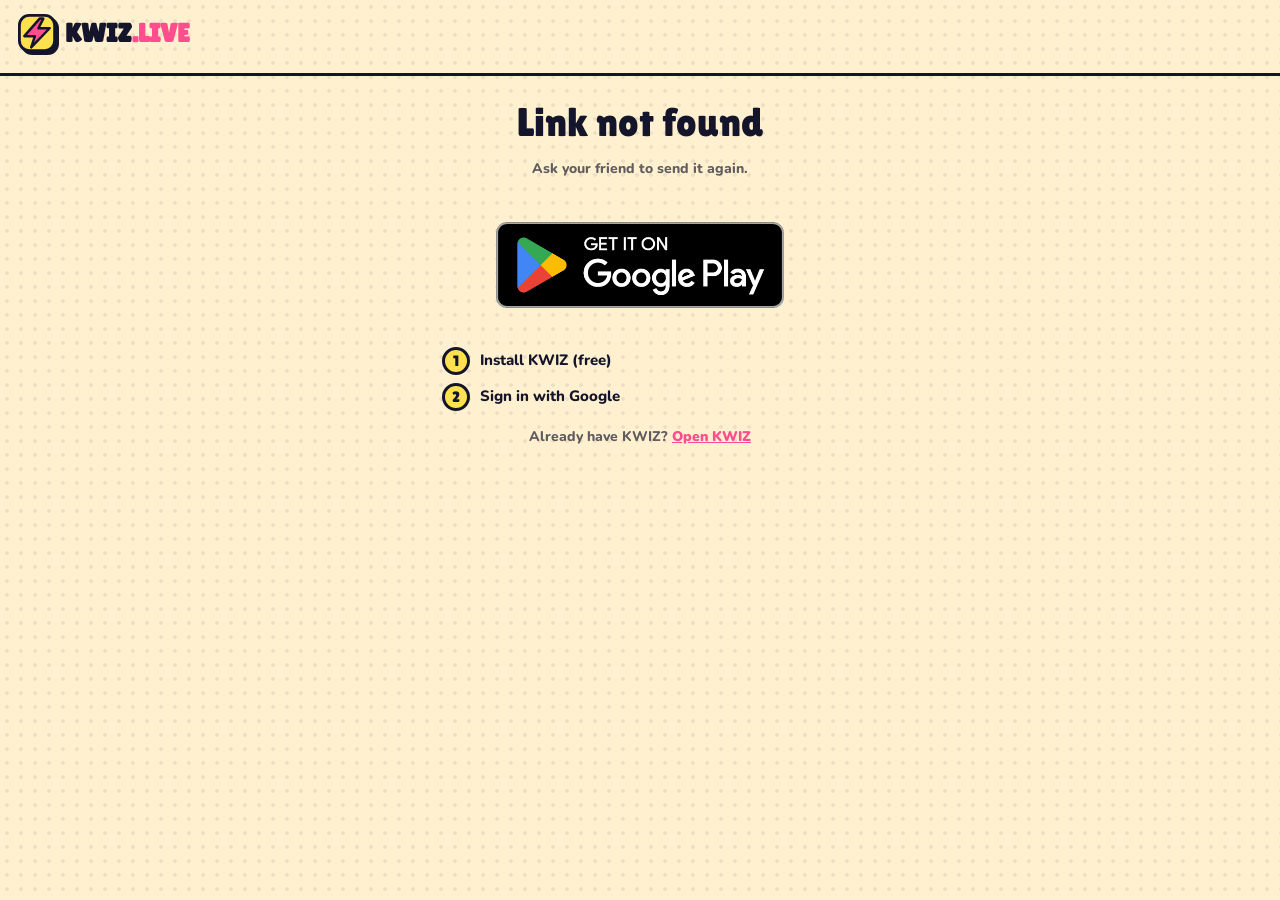
<file: r/index.html>
<!DOCTYPE html>
<html lang="en">
<head>
  <meta charset="UTF-8">
  <meta name="viewport" content="width=device-width, initial-scale=1.0">
  <title>You’re invited to a KWIZ room</title>
  <meta name="description" content="A friend invited you to their quiz room on KWIZ. Join them and play together.">
  <meta name="robots" content="noindex">
  <meta property="og:title" content="You’re invited to a KWIZ room">
  <meta property="og:description" content="A friend invited you to their quiz room on KWIZ. Join them and play together.">
  <meta property="og:image" content="https://kwiz.live/og-image.png">
  <link rel="icon" href="/kwiz-logo.svg" type="image/svg+xml">
  <link rel="icon" href="/favicon.png" type="image/png" sizes="192x192">
  <link rel="apple-touch-icon" href="/apple-touch-icon.png">
  <meta name="theme-color" content="#FFF1D0">
  <link rel="preload" href="/fonts/lilita-one-latin.woff2" as="font" type="font/woff2" crossorigin>
  <link rel="preload" href="/fonts/nunito-var-latin.woff2" as="font" type="font/woff2" crossorigin>
  <link rel="stylesheet" href="/fonts.css">
  <link rel="stylesheet" href="/link.css">
  <script defer src="/analytics.js"></script>
  <script defer src="/link.js"></script>
</head>
<body>
  <header class="top"><a class="brand" href="/"><svg class="brand-mark" viewBox="40 40 432 432" aria-hidden="true"><rect x="56" y="56" width="400" height="400" rx="112" fill="#FFE14D" stroke="#14142B" stroke-width="32"/><path d="M286 92 L112 292 H232 L190 420 L400 202 H272 L328 92 Z" fill="#FF4D8D" stroke="#14142B" stroke-width="28" stroke-linejoin="round"/></svg><span class="brand-word">KWIZ<span>.LIVE</span></span></a></header>
  <main class="page">
    <p class="loading" id="loading">Loading…</p>

    <section id="gone" hidden>
      <h1 id="gone-title"></h1>
      <p class="small" id="gone-body"></p>
    </section>

    <section id="main" hidden style="width:100%;display:flex;flex-direction:column;align-items:center">
      <div class="avatar" id="avatar" aria-hidden="true"></div>
      <p class="who" data-who></p>
      <h1>invited you to <span id="room-name">their room</span>!</h1>
      <div class="card">
        <p class="lead" id="room-when"></p>
        <p><span id="room-topic"></span><span id="room-going"></span></p>
        <p>Everyone gets the same questions at the same time. Fastest right answer wins.</p>
      </div>
    </section>

    <!-- Android (and computers): Google Play, carrying the link through the install -->
    <section id="android" hidden style="width:100%;display:flex;flex-direction:column;align-items:center">
      <a class="play" data-play data-umami-event="room-link-play" href="https://play.google.com/store/apps/details?id=live.kwiz.app"><img src="/img/google-play-badge.png" alt="Get it on Google Play" width="646" height="250"></a>
      <ol class="steps">
        <li><b>1</b><span>Install KWIZ (free)</span></li>
        <li><b>2</b><span>Sign in with Google</span></li>
        <li id="step3"><b>3</b><span>You land in <span data-who></span>’s room, ready to play</span></li>
      </ol>
      <p class="small">Already have KWIZ? <a data-open-app data-umami-event="room-link-open-app" href="#">Open KWIZ</a></p>
    </section>

    <!-- iPhone: no app yet -->
    <section id="ios" hidden style="width:100%">
      <div class="soon">
        <h2>Coming soon to iPhone</h2>
        <p>KWIZ is on Android for now. Leave your email and we’ll tell you the day it lands.</p>
        <form id="notify" novalidate>
          <input type="email" name="email" placeholder="you@example.com" autocomplete="email" required aria-label="Email">
          <input type="text" name="website" class="hp" tabindex="-1" autocomplete="off" aria-hidden="true">
          <button type="submit">Notify me</button>
        </form>
        <p class="status" id="notify-status" role="status"></p>
      </div>
      <p class="small">On Android? <a data-play data-umami-event="room-link-play" href="https://play.google.com/store/apps/details?id=live.kwiz.app">Get it on Google Play</a></p>
    </section>
  </main>
</body>
</html>
</file>
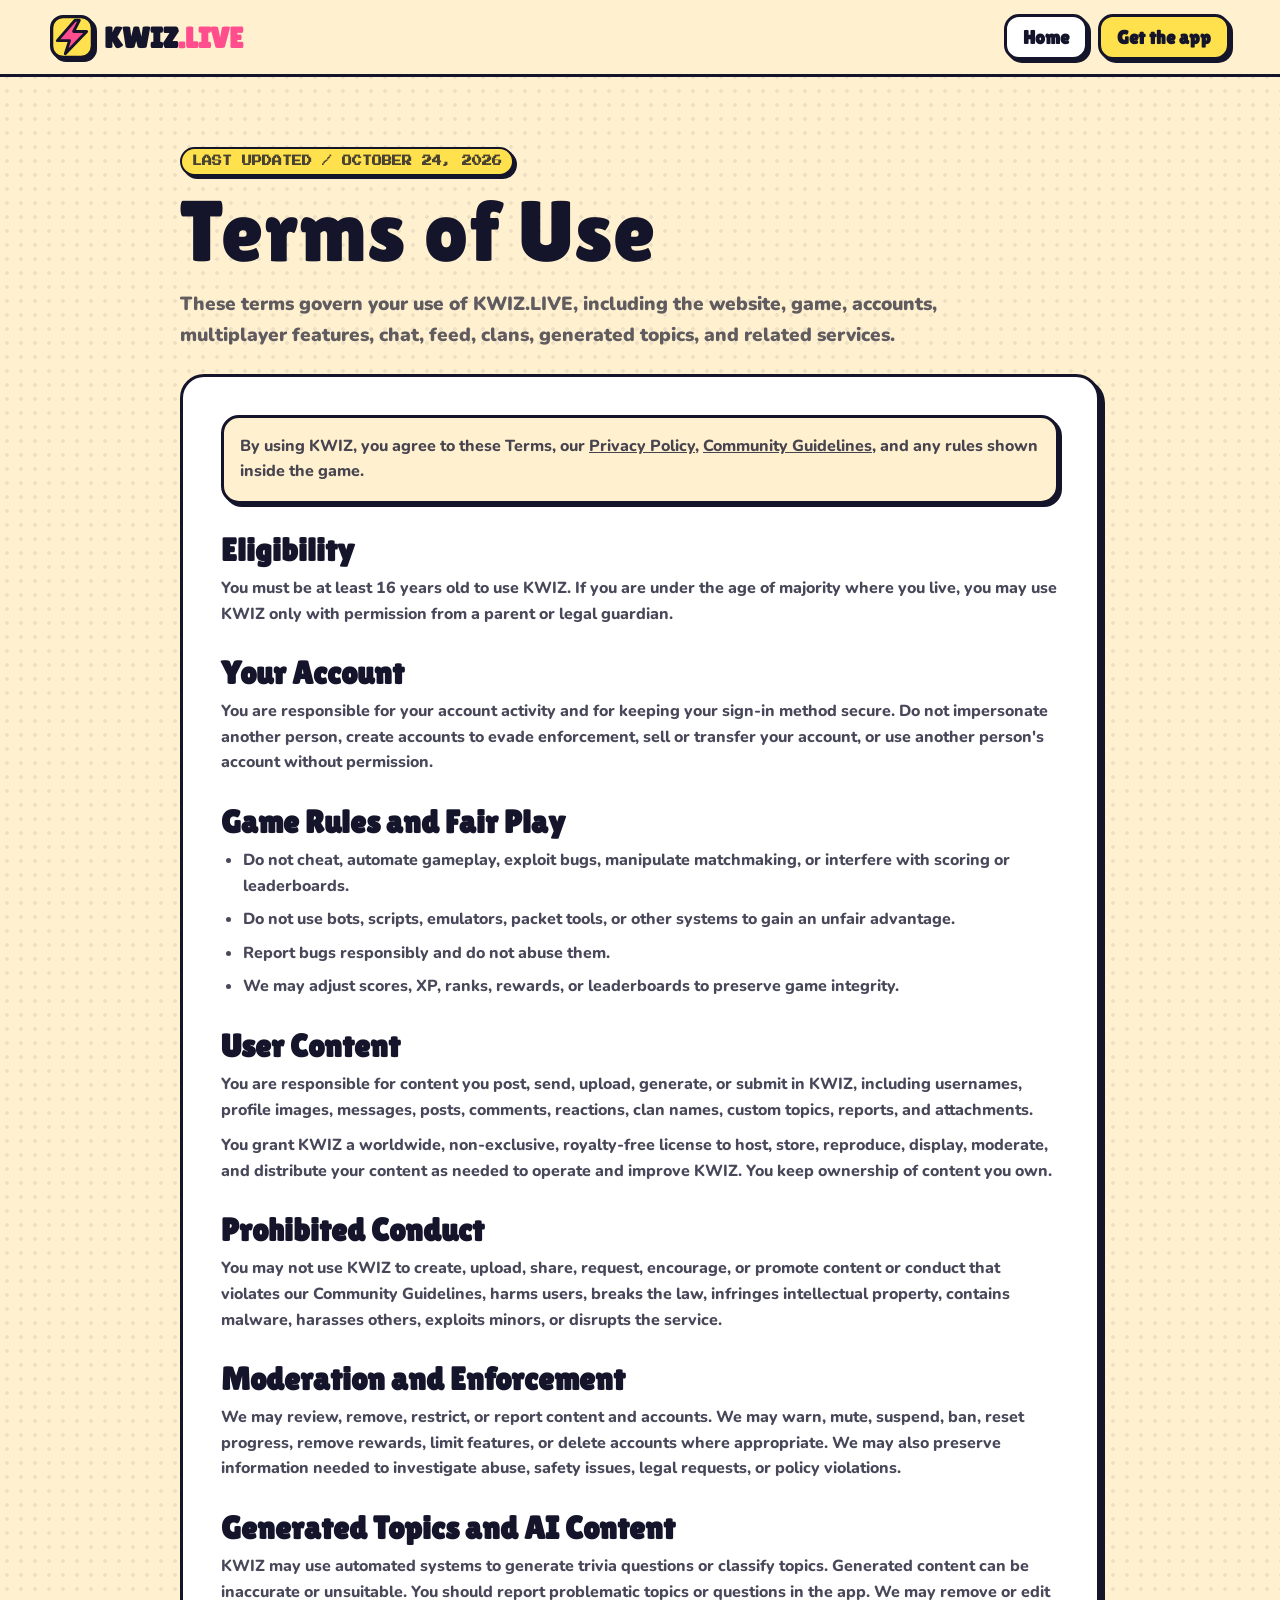
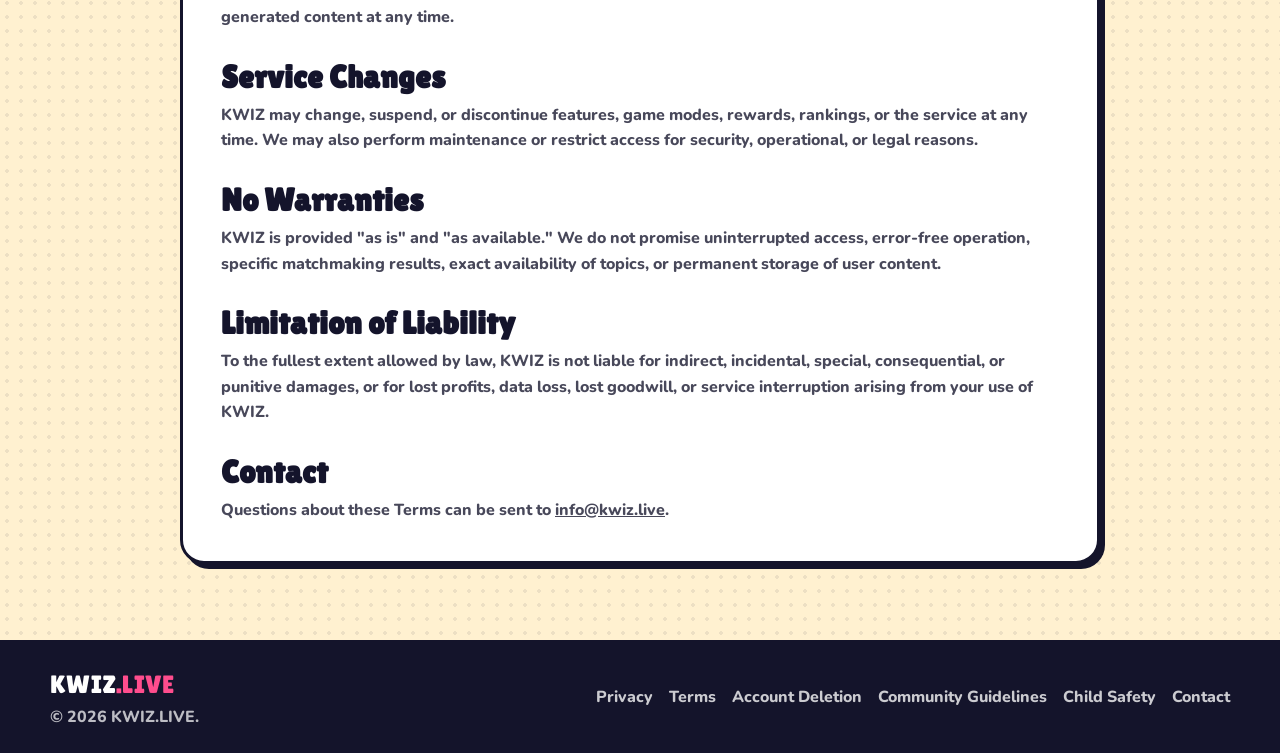
<file: terms/index.html>
<!DOCTYPE html>
<html lang="en">
<head>
  <meta charset="UTF-8">
  <meta name="viewport" content="width=device-width, initial-scale=1.0">
  <title>Terms of Use - KWIZ.LIVE</title>
  <meta name="description" content="Terms of Use for KWIZ.LIVE.">
  <link rel="canonical" href="https://kwiz.live/terms/">
  <link rel="icon" href="/kwiz-logo.svg" type="image/svg+xml">
  <link rel="icon" href="/favicon.png" type="image/png" sizes="192x192">
  <link rel="apple-touch-icon" href="/apple-touch-icon.png">
  <meta name="theme-color" content="#FFF1D0">
  <link rel="preload" href="/fonts/lilita-one-latin.woff2" as="font" type="font/woff2" crossorigin>
  <link rel="preload" href="/fonts/nunito-var-latin.woff2" as="font" type="font/woff2" crossorigin>
  <link rel="stylesheet" href="/fonts.css">
  <script defer src="/analytics.js"></script>
  <link rel="stylesheet" href="/legal.css">
</head>
<body>
  <nav class="nav" aria-label="Main navigation"><div class="nav-inner"><a class="brand" href="/"><svg class="brand-mark" viewBox="40 40 432 432" aria-hidden="true"><rect x="56" y="56" width="400" height="400" rx="112" fill="#FFE14D" stroke="#14142B" stroke-width="32"/><path d="M286 92 L112 292 H232 L190 420 L400 202 H272 L328 92 Z" fill="#FF4D8D" stroke="#14142B" stroke-width="28" stroke-linejoin="round"/></svg><span class="brand-word">KWIZ<span>.LIVE</span></span></a><div class="nav-actions"><a class="nav-link home" href="/">Home</a><a class="nav-link" href="/#get">Get the app</a></div></div></nav>
  <header class="hero"><p class="kicker pixel">Last updated / October 24, 2026</p><h1 class="display">Terms of Use</h1><p class="intro">These terms govern your use of KWIZ.LIVE, including the website, game, accounts, multiplayer features, chat, feed, clans, generated topics, and related services.</p></header>
  <main class="doc">
    <p class="note">By using KWIZ, you agree to these Terms, our <a href="/privacy/">Privacy Policy</a>, <a href="/community-guidelines/">Community Guidelines</a>, and any rules shown inside the game.</p>

    <h2>Eligibility</h2>
    <p>You must be at least 16 years old to use KWIZ. If you are under the age of majority where you live, you may use KWIZ only with permission from a parent or legal guardian.</p>

    <h2>Your Account</h2>
    <p>You are responsible for your account activity and for keeping your sign-in method secure. Do not impersonate another person, create accounts to evade enforcement, sell or transfer your account, or use another person's account without permission.</p>

    <h2>Game Rules and Fair Play</h2>
    <ul>
      <li>Do not cheat, automate gameplay, exploit bugs, manipulate matchmaking, or interfere with scoring or leaderboards.</li>
      <li>Do not use bots, scripts, emulators, packet tools, or other systems to gain an unfair advantage.</li>
      <li>Report bugs responsibly and do not abuse them.</li>
      <li>We may adjust scores, XP, ranks, rewards, or leaderboards to preserve game integrity.</li>
    </ul>

    <h2>User Content</h2>
    <p>You are responsible for content you post, send, upload, generate, or submit in KWIZ, including usernames, profile images, messages, posts, comments, reactions, clan names, custom topics, reports, and attachments.</p>
    <p>You grant KWIZ a worldwide, non-exclusive, royalty-free license to host, store, reproduce, display, moderate, and distribute your content as needed to operate and improve KWIZ. You keep ownership of content you own.</p>

    <h2>Prohibited Conduct</h2>
    <p>You may not use KWIZ to create, upload, share, request, encourage, or promote content or conduct that violates our Community Guidelines, harms users, breaks the law, infringes intellectual property, contains malware, harasses others, exploits minors, or disrupts the service.</p>

    <h2>Moderation and Enforcement</h2>
    <p>We may review, remove, restrict, or report content and accounts. We may warn, mute, suspend, ban, reset progress, remove rewards, limit features, or delete accounts where appropriate. We may also preserve information needed to investigate abuse, safety issues, legal requests, or policy violations.</p>

    <h2>Generated Topics and AI Content</h2>
    <p>KWIZ may use automated systems to generate trivia questions or classify topics. Generated content can be inaccurate or unsuitable. You should report problematic topics or questions in the app. We may remove or edit generated content at any time.</p>

    <h2>Service Changes</h2>
    <p>KWIZ may change, suspend, or discontinue features, game modes, rewards, rankings, or the service at any time. We may also perform maintenance or restrict access for security, operational, or legal reasons.</p>

    <h2>No Warranties</h2>
    <p>KWIZ is provided "as is" and "as available." We do not promise uninterrupted access, error-free operation, specific matchmaking results, exact availability of topics, or permanent storage of user content.</p>

    <h2>Limitation of Liability</h2>
    <p>To the fullest extent allowed by law, KWIZ is not liable for indirect, incidental, special, consequential, or punitive damages, or for lost profits, data loss, lost goodwill, or service interruption arising from your use of KWIZ.</p>

    <h2>Contact</h2>
    <p>Questions about these Terms can be sent to <a href="mailto:info@kwiz.live">info@kwiz.live</a>.</p>
  </main>
  <footer><div class="footer-inner"><div><div class="footer-brand display">KWIZ<span style="color:var(--pink)">.LIVE</span></div><p style="color:rgba(255,255,255,.72)">&copy; 2026 KWIZ.LIVE.</p></div><div class="footer-links"><a href="/privacy/">Privacy</a><a href="/terms/">Terms</a><a href="/account-deletion/">Account Deletion</a><a href="/community-guidelines/">Community Guidelines</a><a href="/child-safety/">Child Safety</a><a href="/contact/">Contact</a></div></div></footer>
</body>
</html>
</file>
<file: fonts.css>
/* Self-hosted Google Fonts (latin + latin-ext), the same files the game bundles
   (Quizup/frontend/src/assets/fonts), so the site makes no third-party request.
   Licensed under the SIL Open Font License. */

@font-face {
  font-family: 'Lilita One';
  font-style: normal;
  font-weight: 400;
  font-display: swap;
  src: url('/fonts/lilita-one-latin-ext.woff2') format('woff2');
  unicode-range: U+0100-02BA, U+02BD-02C5, U+02C7-02CC, U+02CE-02D7, U+02DD-02FF, U+0304, U+0308, U+0329, U+1D00-1DBF, U+1E00-1E9F, U+1EF2-1EFF, U+2020, U+20A0-20AB, U+20AD-20C4, U+2113, U+2C60-2C7F, U+A720-A7FF;
}
@font-face {
  font-family: 'Lilita One';
  font-style: normal;
  font-weight: 400;
  font-display: swap;
  src: url('/fonts/lilita-one-latin.woff2') format('woff2');
  unicode-range: U+0000-00FF, U+0131, U+0152-0153, U+02BB-02BC, U+02C6, U+02DA, U+02DC, U+0304, U+0308, U+0329, U+2000-206F, U+20AC, U+2122, U+2191, U+2193, U+2212, U+2215, U+FEFF, U+FFFD;
}
@font-face {
  font-family: 'Nunito';
  font-style: normal;
  font-weight: 600 900;
  font-display: swap;
  src: url('/fonts/nunito-var-latin-ext.woff2') format('woff2');
  unicode-range: U+0100-02BA, U+02BD-02C5, U+02C7-02CC, U+02CE-02D7, U+02DD-02FF, U+0304, U+0308, U+0329, U+1D00-1DBF, U+1E00-1E9F, U+1EF2-1EFF, U+2020, U+20A0-20AB, U+20AD-20C4, U+2113, U+2C60-2C7F, U+A720-A7FF;
}
@font-face {
  font-family: 'Nunito';
  font-style: normal;
  font-weight: 600 900;
  font-display: swap;
  src: url('/fonts/nunito-var-latin.woff2') format('woff2');
  unicode-range: U+0000-00FF, U+0131, U+0152-0153, U+02BB-02BC, U+02C6, U+02DA, U+02DC, U+0304, U+0308, U+0329, U+2000-206F, U+20AC, U+2122, U+2191, U+2193, U+2212, U+2215, U+FEFF, U+FFFD;
}
/* Showdown's arcade accent: scores, timers and counters only (latin; digits and caps). */
@font-face {
  font-family: 'Press Start 2P';
  font-style: normal;
  font-weight: 400;
  font-display: swap;
  src: url('/fonts/press-start-2p-latin.woff2') format('woff2');
  unicode-range: U+0000-00FF, U+0131, U+0152-0153, U+02BB-02BC, U+02C6, U+02DA, U+02DC, U+0304, U+0308, U+0329, U+2000-206F, U+20AC, U+2122, U+2191, U+2193, U+2212, U+2215, U+FEFF, U+FFFD;
}
</file>
<file: legal.css>
*, *::before, *::after { box-sizing: border-box; }
* { margin: 0; }

:root {
  --ink: #14142B;
  --cream: #FFF1D0;
  --pink: #FF4D8D;
  --teal: #2EC4D6;
  --yellow: #FFE14D;
  --green: #3DDC84;
  --purple: #8B5CF6;
  --orange: #F5A524;
  --muted: rgba(20, 20, 43, 0.68);
  --shadow-sm: 3px 3px 0 var(--ink);
  --shadow: 5px 5px 0 var(--ink);
  --max: 920px;
}

html { scroll-behavior: smooth; }

body {
  min-height: 100vh;
  background-color: var(--cream);
  background-image: radial-gradient(rgba(20, 20, 43, 0.08) 1.6px, transparent 1.8px);
  background-size: 14px 14px;
  color: var(--ink);
  font-family: "Nunito", system-ui, sans-serif;
  font-weight: 800;
  line-height: 1.6;
  -webkit-font-smoothing: antialiased;
  display: flex;
  flex-direction: column;
}

a { color: inherit; }

.display {
  font-family: "Lilita One", "Nunito", sans-serif;
  font-weight: 400;
  letter-spacing: 0.01em;
}

.pixel {
  font-family: "Press Start 2P", "Lilita One", monospace;
  font-size: 10px;
  line-height: 1.5;
  text-transform: uppercase;
}

.nav {
  border-bottom: 3px solid var(--ink);
  background: rgba(255, 241, 208, 0.94);
  backdrop-filter: blur(12px);
  -webkit-backdrop-filter: blur(12px);
}

.nav-inner {
  width: min(1180px, calc(100% - 32px));
  height: 74px;
  margin: 0 auto;
  display: flex;
  align-items: center;
  gap: 18px;
}

.brand {
  display: inline-flex;
  align-items: center;
  gap: 10px;
  margin-right: auto;
  text-decoration: none;
}

.brand-mark {
  width: 44px;
  height: 44px;
  flex: 0 0 auto;
  filter: drop-shadow(3px 3px 0 var(--ink));
}

.brand-word {
  font-family: "Lilita One", "Nunito", sans-serif;
  font-size: 29px;
  line-height: 1;
}

.brand-word span { color: var(--pink); }

.nav-link {
  min-height: 46px;
  display: inline-flex;
  align-items: center;
  padding: 0 16px;
  border: 3px solid var(--ink);
  border-radius: 15px;
  box-shadow: var(--shadow-sm);
  background: var(--yellow);
  text-decoration: none;
  font-family: "Lilita One", "Nunito", sans-serif;
  font-size: 19px;  white-space: nowrap;
}

.nav-actions {
  display: flex;
  align-items: center;
  gap: 10px;
}

.nav-link.home {
  background: #fff;
}

.hero {
  width: min(var(--max), calc(100% - 32px));
  margin: 0 auto;
  padding: 70px 0 24px;
}

.kicker {
  width: fit-content;
  padding: 5px 10px;
  border: 2px solid var(--ink);
  border-radius: 999px;
  box-shadow: var(--shadow-sm);
  background: var(--yellow);
  margin-bottom: 16px;
}

h1 {
  max-width: 780px;
  font-size: clamp(48px, 8vw, 86px);
  line-height: 0.92;
}

.intro {
  max-width: 760px;
  color: var(--muted);
  font-size: 19px;
  font-weight: 900;
  margin-top: 18px;
}

.doc {
  width: min(var(--max), calc(100% - 32px));
  margin: 0 auto 76px;
  padding: clamp(22px, 4vw, 38px);
  border: 3px solid var(--ink);
  border-radius: 24px;
  box-shadow: var(--shadow);
  background: #fff;
}

.note {
  border: 3px solid var(--ink);
  border-radius: 18px;
  box-shadow: var(--shadow-sm);
  background: var(--cream);
  padding: 16px;
  margin: 0 0 24px;
}

h2 {
  font-family: "Lilita One", "Nunito", sans-serif;
  font-size: 32px;
  line-height: 1;
  margin: 30px 0 10px;
}

h3 {
  font-family: "Lilita One", "Nunito", sans-serif;
  font-size: 24px;
  line-height: 1.1;
  margin: 22px 0 8px;
}

p, li { color: rgba(20, 20, 43, 0.78); }
p + p { margin-top: 10px; }
ul, ol { padding-left: 22px; margin: 10px 0 0; }
li + li { margin-top: 8px; }
strong { color: var(--ink); }

.contact-box {
  display: grid;
  gap: 10px;
  margin-top: 18px;
}

.pill {
  width: fit-content;
  display: inline-flex;
  align-items: center;
  min-height: 34px;
  padding: 0 10px;
  border: 2px solid var(--ink);
  border-radius: 999px;
  background: var(--yellow);
  color: var(--ink);
  text-decoration: none;
  font-weight: 900;
}

footer {
  border-top: 3px solid var(--ink);
  background: var(--ink);
  color: #fff;
}

.footer-inner {
  width: min(1180px, calc(100% - 32px));
  min-height: 96px;
  margin: 0 auto;
  padding: 22px 0;
  display: grid;
  grid-template-columns: 1fr auto;
  gap: 18px;
  align-items: center;
}

.footer-brand {
  color: #fff;
  font-size: 25px;
}

.footer-links {
  display: flex;
  flex-wrap: wrap;
  justify-content: flex-end;
  gap: 10px 16px;
}

.footer-links a {
  color: rgba(255,255,255,0.78);
  text-decoration: none;
}

.footer-links a:hover { color: #fff; }

@media (max-width: 700px) {
  .nav-inner { width: min(100% - 22px, 1180px); height: 68px; }
  .brand-word { font-size: 24px; }
  .brand-mark { width: 38px; height: 38px; }
  .nav-link { min-height: 42px; padding: 0 12px; font-size: 17px; }
  .nav-actions { gap: 8px; }
  .hero { width: min(100% - 22px, var(--max)); padding-top: 44px; }
  .doc { width: min(100% - 22px, var(--max)); }
  .footer-inner { grid-template-columns: 1fr; }
  .footer-links { justify-content: flex-start; }
}

/* Short pages (404) keep the footer at the bottom */
footer { margin-top: auto; }
</file>
<file: link.css>
/* The share-link landing pages (c/ = a challenge, i/ = an invite). Someone tapped a friend's
   link without the KWIZ app: show who sent it and send them to Google Play. Nothing is
   playable here. link.js fills the page in. Same Showdown look as the game. */
*, *::before, *::after { box-sizing: border-box; }
* { margin: 0; }

:root {
  --ink: #14142B;
  --cream: #FFF1D0;
  --pink: #FF4D8D;
  --teal: #2EC4D6;
  --yellow: #FFE14D;
  --green: #3DDC84;
  --muted: rgba(20, 20, 43, 0.68);
  --shadow-sm: 3px 3px 0 var(--ink);
  --shadow: 5px 5px 0 var(--ink);
}

body {
  min-height: 100vh;
  background-color: var(--cream);
  background-image: radial-gradient(rgba(20, 20, 43, 0.08) 1.6px, transparent 1.8px);
  background-size: 14px 14px;
  color: var(--ink);
  font-family: "Nunito", system-ui, sans-serif;
  font-weight: 800;
  line-height: 1.45;
  -webkit-font-smoothing: antialiased;
}

a { color: inherit; }
[hidden] { display: none !important; }

.display { font-family: "Lilita One", "Nunito", sans-serif; font-weight: 400; }

.top {
  border-bottom: 3px solid var(--ink);
  padding: 14px 18px;
}
.brand { display: inline-flex; align-items: center; gap: 9px; text-decoration: none; }
.brand-mark { width: 38px; height: 38px; filter: drop-shadow(3px 3px 0 var(--ink)); }
.brand-word { font-family: "Lilita One", "Nunito", sans-serif; font-size: 26px; line-height: 1; }
.brand-word span { color: var(--pink); }

.page {
  width: min(440px, 100%);
  margin: 0 auto;
  padding: 26px 22px 40px;
  display: flex;
  flex-direction: column;
  align-items: center;
  text-align: center;
}

.avatar {
  width: 96px;
  height: 96px;
  border-radius: 50%;
  border: 4px solid var(--ink);
  background: var(--teal);
  box-shadow: var(--shadow);
  display: grid;
  place-items: center;
  overflow: hidden;
  font-family: "Lilita One", sans-serif;
  font-size: 50px;
}
.avatar img { width: 100%; height: 100%; object-fit: cover; }

.who { font-family: "Lilita One", sans-serif; font-size: 24px; color: var(--pink); margin-top: 12px; overflow-wrap: anywhere; }
h1 { font-family: "Lilita One", sans-serif; font-weight: 400; font-size: 40px; line-height: 1.02; }

.pill {
  margin-top: 14px;
  padding: 6px 16px;
  border: 3px solid var(--ink);
  border-radius: 999px;
  background: var(--yellow);
  box-shadow: var(--shadow-sm);
  font-family: "Lilita One", sans-serif;
  font-size: 18px;
  max-width: 100%;
  overflow-wrap: anywhere;
}

.card {
  margin-top: 20px;
  width: 100%;
  background: #fff;
  border: 3px solid var(--ink);
  border-radius: 22px;
  box-shadow: var(--shadow);
  padding: 18px;
}
.label { font-size: 12px; font-weight: 900; letter-spacing: 0.14em; text-transform: uppercase; color: var(--muted); }
.card .score { font-family: "Lilita One", sans-serif; font-size: 72px; line-height: 1; margin-top: 6px; }
.score span { font-size: 30px; color: rgba(20, 20, 43, 0.4); }
.score b { font-weight: 400; }
.card p { font-size: 15px; margin-top: 6px; }
.card .lead { font-family: "Lilita One", sans-serif; font-size: 21px; line-height: 1.25; margin: 0; }

.play { margin-top: 22px; display: block; width: 100%; max-width: 330px; }
.play img { display: block; width: 100%; height: auto; }

.steps { margin-top: 18px; width: 100%; list-style: none; padding: 0; display: flex; flex-direction: column; gap: 8px; text-align: left; }
.steps li { display: flex; gap: 10px; align-items: center; font-size: 15px; }
.steps b {
  flex: none;
  width: 28px;
  height: 28px;
  border-radius: 50%;
  border: 3px solid var(--ink);
  background: var(--yellow);
  display: grid;
  place-items: center;
  font-family: "Lilita One", sans-serif;
  font-weight: 400;
  font-size: 15px;
}

.small { margin-top: 16px; font-size: 14px; color: var(--muted); }
.small a { color: var(--pink); font-weight: 900; }

.soon {
  margin-top: 22px;
  width: 100%;
  padding: 16px;
  border: 3px dashed var(--ink);
  border-radius: 18px;
  background: #fff;
}
.soon h2 { font-family: "Lilita One", sans-serif; font-weight: 400; font-size: 23px; }
.soon p { font-size: 14px; margin-top: 4px; color: var(--muted); }
.soon form { margin-top: 12px; display: flex; gap: 8px; }
.soon input {
  flex: 1;
  min-width: 0;
  padding: 11px 12px;
  border: 3px solid var(--ink);
  border-radius: 14px;
  font: inherit;
  font-size: 15px;
}
.soon button {
  padding: 0 16px;
  border: 3px solid var(--ink);
  border-radius: 14px;
  background: var(--pink);
  color: #fff;
  font-family: "Lilita One", sans-serif;
  font-size: 18px;
  box-shadow: var(--shadow-sm);
  cursor: pointer;
}
.soon .status { min-height: 1.4em; margin-top: 8px; font-size: 13px; }
.hp { position: absolute; left: -9999px; }

.loading { margin-top: 30vh; font-family: "Lilita One", sans-serif; font-size: 22px; color: var(--muted); }
</file>
